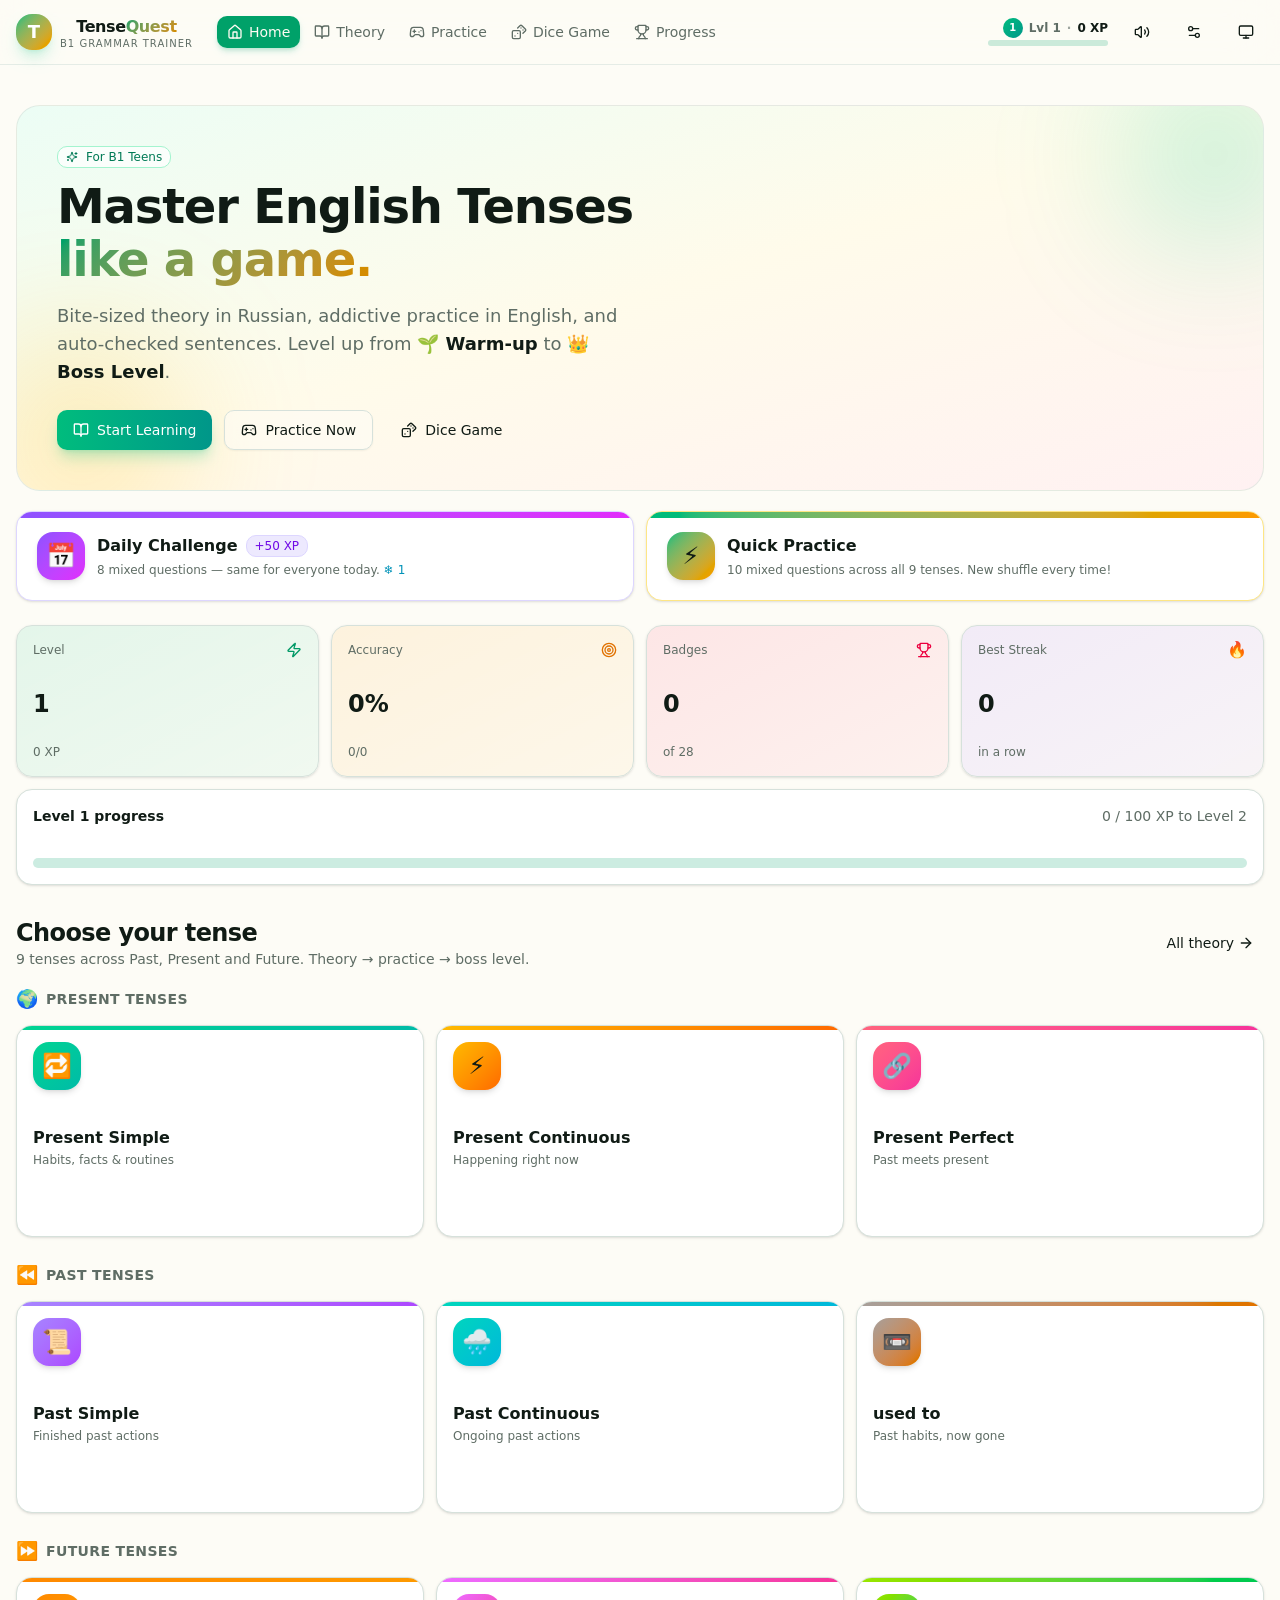
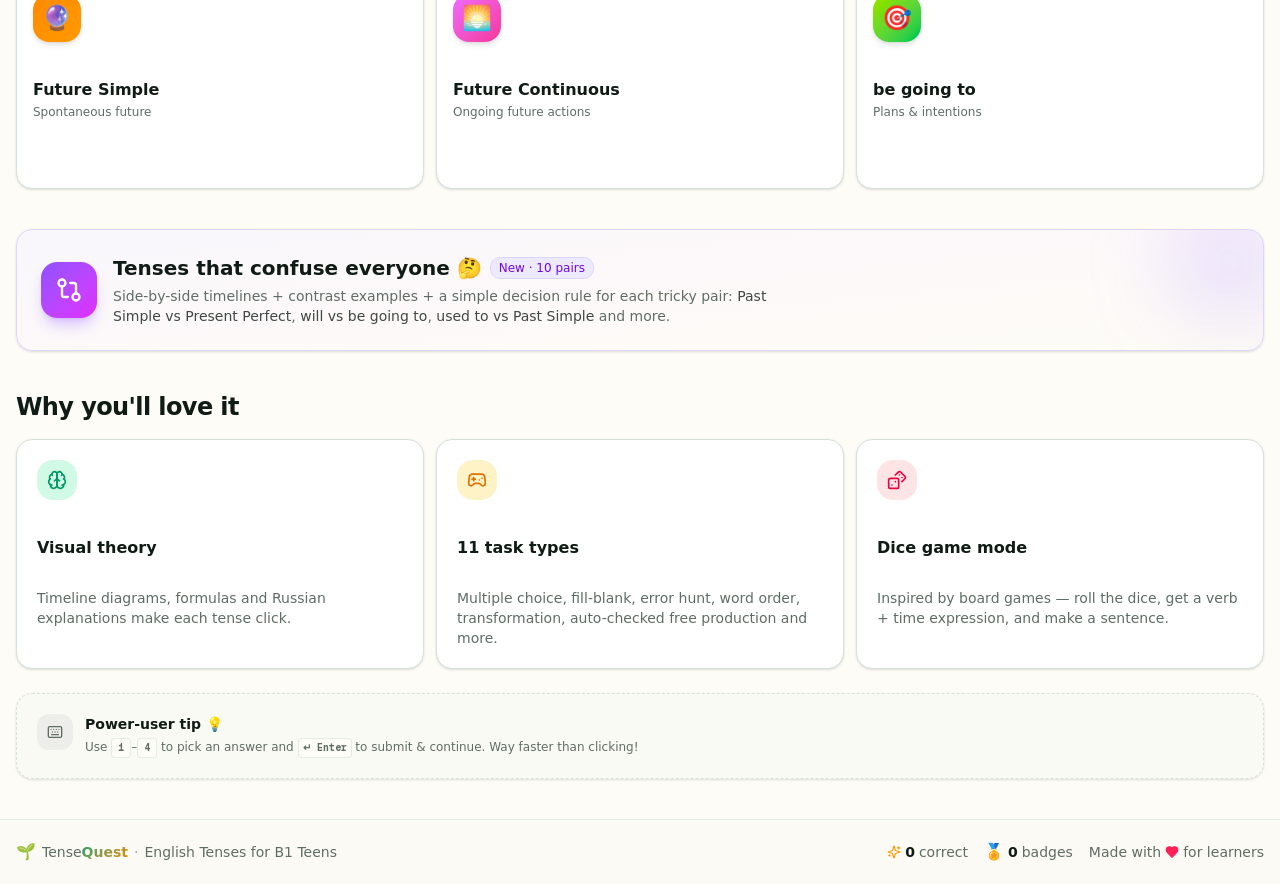
<file: index.html>
<!DOCTYPE html><!--o0VyH9d5Y_TMJkV_JHB_b--><html lang="en"><head><meta charSet="utf-8"/><meta name="viewport" content="width=device-width, initial-scale=1"/><link rel="preload" href="./_next/static/media/797e433ab948586e-s.p.29207c2f.woff2" as="font" crossorigin="" type="font/woff2"/><link rel="preload" href="./_next/static/media/caa3a2e1cccd8315-s.p.3b6cae6d.woff2" as="font" crossorigin="" type="font/woff2"/><link rel="stylesheet" href="./_next/static/chunks/34d933785a17edf3.css" data-precedence="next"/><link rel="stylesheet" href="./_next/static/chunks/2c1268f47add9b1d.css" data-precedence="next"/><link rel="preload" as="script" fetchPriority="low" href="./_next/static/chunks/58c60a5fa6b544da.js"/><script src="./_next/static/chunks/771dedee3f5e1621.js" async=""></script><script src="./_next/static/chunks/b14620cfbf6f2481.js" async=""></script><script src="./_next/static/chunks/turbopack-c2abc8c097c49e96.js" async=""></script><script src="./_next/static/chunks/5654e14ff4bbcf5d.js" async=""></script><script src="./_next/static/chunks/9b037825abf0abaf.js" async=""></script><script src="./_next/static/chunks/77d2792b7dba5e63.js" async=""></script><script src="./_next/static/chunks/ae710c575411c66e.js" async=""></script><meta name="next-size-adjust" content=""/><meta name="theme-color" media="(prefers-color-scheme: light)" content="#fdfbf6"/><meta name="theme-color" media="(prefers-color-scheme: dark)" content="#1a1d1c"/><title>TenseQuest — Master English Tenses</title><meta name="description" content="A gamified trainer for B1 teens to master English verb tenses: theory in Russian, practice in English, progressive difficulty, auto-checked sentences."/><meta name="author" content="TenseQuest"/><meta name="keywords" content="English tenses,B1 English,grammar trainer,Present Simple,Present Continuous,Present Perfect,Past Simple,Past Continuous,Future Simple,be going to,used to"/><meta property="og:title" content="TenseQuest — Master English Tenses"/><meta property="og:description" content="Gamified B1 tenses trainer for teens. Theory + practice + instant feedback."/><meta property="og:type" content="website"/><meta name="twitter:card" content="summary"/><meta name="twitter:title" content="TenseQuest — Master English Tenses"/><meta name="twitter:description" content="Gamified B1 tenses trainer for teens. Theory + practice + instant feedback."/><link rel="icon" href="./favicon.ico"/><script src="./_next/static/chunks/a6dad97d9634a72d.js" noModule=""></script></head><body class="geist_a71539c9-module__T19VSG__variable geist_mono_8d43a2aa-module__8Li5zG__variable antialiased bg-background text-foreground"><div hidden=""><!--$--><!--/$--></div><script>((a,b,c,d,e,f,g,h)=>{let i=document.documentElement,j=["light","dark"];function k(b){var c;(Array.isArray(a)?a:[a]).forEach(a=>{let c="class"===a,d=c&&f?e.map(a=>f[a]||a):e;c?(i.classList.remove(...d),i.classList.add(f&&f[b]?f[b]:b)):i.setAttribute(a,b)}),c=b,h&&j.includes(c)&&(i.style.colorScheme=c)}if(d)k(d);else try{let a=localStorage.getItem(b)||c,d=g&&"system"===a?window.matchMedia("(prefers-color-scheme: dark)").matches?"dark":"light":a;k(d)}catch(a){}})("class","theme","system",null,["light","dark"],null,true,true)</script><div class="flex min-h-screen flex-col bg-background"><header class="sticky top-0 z-50 w-full border-b border-border/60 bg-background/80 backdrop-blur-xl"><div class="mx-auto flex h-16 max-w-7xl items-center gap-3 px-4 sm:gap-4"><button class="flex items-center gap-2 shrink-0 group" aria-label="Go home"><div class="grid h-9 w-9 place-items-center rounded-xl bg-gradient-to-br from-emerald-500 to-amber-500 text-white shadow-lg shadow-emerald-500/20 transition-transform group-hover:scale-105"><span class="text-lg font-black">T</span></div><div class="hidden sm:block leading-none"><div class="text-base font-extrabold tracking-tight">Tense<span class="text-gradient">Quest</span></div><div class="text-[10px] uppercase tracking-widest text-muted-foreground">B1 Grammar Trainer</div></div></button><img src="./logo.png" alt="Интерактивная школа «МУДРО»" class="h-9 w-9 shrink-0 rounded-xl object-cover ring-1 ring-border/60 shadow-sm"/><nav class="hidden md:flex items-center gap-1 ml-2"><button data-slot="button" class="inline-flex items-center justify-center whitespace-nowrap text-sm disabled:pointer-events-none disabled:opacity-50 [&amp;_svg]:pointer-events-none [&amp;_svg:not([class*=&#x27;size-&#x27;])]:size-4 shrink-0 [&amp;_svg]:shrink-0 outline-none focus-visible:border-ring focus-visible:ring-ring/50 focus-visible:ring-[3px] aria-invalid:ring-destructive/20 dark:aria-invalid:ring-destructive/40 aria-invalid:border-destructive hover:bg-primary/90 h-8 rounded-md px-3 has-[&gt;svg]:px-2.5 gap-1.5 font-medium transition-all bg-primary text-primary-foreground shadow-md shadow-primary/20"><svg xmlns="http://www.w3.org/2000/svg" width="24" height="24" viewBox="0 0 24 24" fill="none" stroke="currentColor" stroke-width="2" stroke-linecap="round" stroke-linejoin="round" class="lucide lucide-house h-4 w-4" aria-hidden="true"><path d="M15 21v-8a1 1 0 0 0-1-1h-4a1 1 0 0 0-1 1v8"></path><path d="M3 10a2 2 0 0 1 .709-1.528l7-5.999a2 2 0 0 1 2.582 0l7 5.999A2 2 0 0 1 21 10v9a2 2 0 0 1-2 2H5a2 2 0 0 1-2-2z"></path></svg>Home</button><button data-slot="button" class="inline-flex items-center justify-center whitespace-nowrap text-sm disabled:pointer-events-none disabled:opacity-50 [&amp;_svg]:pointer-events-none [&amp;_svg:not([class*=&#x27;size-&#x27;])]:size-4 shrink-0 [&amp;_svg]:shrink-0 outline-none focus-visible:border-ring focus-visible:ring-ring/50 focus-visible:ring-[3px] aria-invalid:ring-destructive/20 dark:aria-invalid:ring-destructive/40 aria-invalid:border-destructive hover:bg-accent dark:hover:bg-accent/50 h-8 rounded-md px-3 has-[&gt;svg]:px-2.5 gap-1.5 font-medium transition-all text-muted-foreground hover:text-foreground"><svg xmlns="http://www.w3.org/2000/svg" width="24" height="24" viewBox="0 0 24 24" fill="none" stroke="currentColor" stroke-width="2" stroke-linecap="round" stroke-linejoin="round" class="lucide lucide-book-open h-4 w-4" aria-hidden="true"><path d="M12 7v14"></path><path d="M3 18a1 1 0 0 1-1-1V4a1 1 0 0 1 1-1h5a4 4 0 0 1 4 4 4 4 0 0 1 4-4h5a1 1 0 0 1 1 1v13a1 1 0 0 1-1 1h-6a3 3 0 0 0-3 3 3 3 0 0 0-3-3z"></path></svg>Theory</button><button data-slot="button" class="inline-flex items-center justify-center whitespace-nowrap text-sm disabled:pointer-events-none disabled:opacity-50 [&amp;_svg]:pointer-events-none [&amp;_svg:not([class*=&#x27;size-&#x27;])]:size-4 shrink-0 [&amp;_svg]:shrink-0 outline-none focus-visible:border-ring focus-visible:ring-ring/50 focus-visible:ring-[3px] aria-invalid:ring-destructive/20 dark:aria-invalid:ring-destructive/40 aria-invalid:border-destructive hover:bg-accent dark:hover:bg-accent/50 h-8 rounded-md px-3 has-[&gt;svg]:px-2.5 gap-1.5 font-medium transition-all text-muted-foreground hover:text-foreground"><svg xmlns="http://www.w3.org/2000/svg" width="24" height="24" viewBox="0 0 24 24" fill="none" stroke="currentColor" stroke-width="2" stroke-linecap="round" stroke-linejoin="round" class="lucide lucide-gamepad2 lucide-gamepad-2 h-4 w-4" aria-hidden="true"><line x1="6" x2="10" y1="11" y2="11"></line><line x1="8" x2="8" y1="9" y2="13"></line><line x1="15" x2="15.01" y1="12" y2="12"></line><line x1="18" x2="18.01" y1="10" y2="10"></line><path d="M17.32 5H6.68a4 4 0 0 0-3.978 3.59c-.006.052-.01.101-.017.152C2.604 9.416 2 14.456 2 16a3 3 0 0 0 3 3c1 0 1.5-.5 2-1l1.414-1.414A2 2 0 0 1 9.828 16h4.344a2 2 0 0 1 1.414.586L17 18c.5.5 1 1 2 1a3 3 0 0 0 3-3c0-1.545-.604-6.584-.685-7.258-.007-.05-.011-.1-.017-.151A4 4 0 0 0 17.32 5z"></path></svg>Practice</button><button data-slot="button" class="inline-flex items-center justify-center whitespace-nowrap text-sm disabled:pointer-events-none disabled:opacity-50 [&amp;_svg]:pointer-events-none [&amp;_svg:not([class*=&#x27;size-&#x27;])]:size-4 shrink-0 [&amp;_svg]:shrink-0 outline-none focus-visible:border-ring focus-visible:ring-ring/50 focus-visible:ring-[3px] aria-invalid:ring-destructive/20 dark:aria-invalid:ring-destructive/40 aria-invalid:border-destructive hover:bg-accent dark:hover:bg-accent/50 h-8 rounded-md px-3 has-[&gt;svg]:px-2.5 gap-1.5 font-medium transition-all text-muted-foreground hover:text-foreground"><svg xmlns="http://www.w3.org/2000/svg" width="24" height="24" viewBox="0 0 24 24" fill="none" stroke="currentColor" stroke-width="2" stroke-linecap="round" stroke-linejoin="round" class="lucide lucide-dices h-4 w-4" aria-hidden="true"><rect width="12" height="12" x="2" y="10" rx="2" ry="2"></rect><path d="m17.92 14 3.5-3.5a2.24 2.24 0 0 0 0-3l-5-4.92a2.24 2.24 0 0 0-3 0L10 6"></path><path d="M6 18h.01"></path><path d="M10 14h.01"></path><path d="M15 6h.01"></path><path d="M18 9h.01"></path></svg>Dice Game</button><button data-slot="button" class="inline-flex items-center justify-center whitespace-nowrap text-sm disabled:pointer-events-none disabled:opacity-50 [&amp;_svg]:pointer-events-none [&amp;_svg:not([class*=&#x27;size-&#x27;])]:size-4 shrink-0 [&amp;_svg]:shrink-0 outline-none focus-visible:border-ring focus-visible:ring-ring/50 focus-visible:ring-[3px] aria-invalid:ring-destructive/20 dark:aria-invalid:ring-destructive/40 aria-invalid:border-destructive hover:bg-accent dark:hover:bg-accent/50 h-8 rounded-md px-3 has-[&gt;svg]:px-2.5 gap-1.5 font-medium transition-all text-muted-foreground hover:text-foreground"><svg xmlns="http://www.w3.org/2000/svg" width="24" height="24" viewBox="0 0 24 24" fill="none" stroke="currentColor" stroke-width="2" stroke-linecap="round" stroke-linejoin="round" class="lucide lucide-trophy h-4 w-4" aria-hidden="true"><path d="M10 14.66v1.626a2 2 0 0 1-.976 1.696A5 5 0 0 0 7 21.978"></path><path d="M14 14.66v1.626a2 2 0 0 0 .976 1.696A5 5 0 0 1 17 21.978"></path><path d="M18 9h1.5a1 1 0 0 0 0-5H18"></path><path d="M4 22h16"></path><path d="M6 9a6 6 0 0 0 12 0V3a1 1 0 0 0-1-1H7a1 1 0 0 0-1 1z"></path><path d="M6 9H4.5a1 1 0 0 1 0-5H6"></path></svg>Progress</button></nav><div class="flex-1"></div><div class="hidden sm:flex flex-col items-end gap-0.5 min-w-[120px]"><div class="flex items-center gap-1.5 text-xs font-semibold"><span class="grid h-5 w-5 place-items-center rounded-md bg-gradient-to-br from-emerald-500 to-teal-600 text-[10px] text-white font-bold">1</span><span class="text-muted-foreground">Lvl <!-- -->1</span><span class="text-muted-foreground/60">·</span><span class="text-foreground">0<!-- --> XP</span></div><div aria-valuemax="100" aria-valuemin="0" role="progressbar" data-state="indeterminate" data-max="100" data-slot="progress" class="bg-primary/20 relative overflow-hidden rounded-full h-1.5 w-full"><div data-state="indeterminate" data-max="100" data-slot="progress-indicator" class="bg-primary h-full w-full flex-1 transition-all" style="transform:translateX(-100%)"></div></div></div><button data-slot="button" class="inline-flex items-center justify-center gap-2 whitespace-nowrap rounded-md text-sm font-medium transition-all disabled:pointer-events-none disabled:opacity-50 [&amp;_svg]:pointer-events-none [&amp;_svg:not([class*=&#x27;size-&#x27;])]:size-4 [&amp;_svg]:shrink-0 outline-none focus-visible:border-ring focus-visible:ring-ring/50 focus-visible:ring-[3px] aria-invalid:ring-destructive/20 dark:aria-invalid:ring-destructive/40 aria-invalid:border-destructive hover:bg-accent hover:text-accent-foreground dark:hover:bg-accent/50 size-9 shrink-0" aria-label="Mute sounds"><svg xmlns="http://www.w3.org/2000/svg" width="24" height="24" viewBox="0 0 24 24" fill="none" stroke="currentColor" stroke-width="2" stroke-linecap="round" stroke-linejoin="round" class="lucide lucide-volume2 lucide-volume-2 h-4 w-4" aria-hidden="true"><path d="M11 4.702a.705.705 0 0 0-1.203-.498L6.413 7.587A1.4 1.4 0 0 1 5.416 8H3a1 1 0 0 0-1 1v6a1 1 0 0 0 1 1h2.416a1.4 1.4 0 0 1 .997.413l3.383 3.384A.705.705 0 0 0 11 19.298z"></path><path d="M16 9a5 5 0 0 1 0 6"></path><path d="M19.364 18.364a9 9 0 0 0 0-12.728"></path></svg></button><button data-slot="button" class="inline-flex items-center justify-center gap-2 whitespace-nowrap rounded-md text-sm font-medium transition-all disabled:pointer-events-none disabled:opacity-50 [&amp;_svg]:pointer-events-none [&amp;_svg:not([class*=&#x27;size-&#x27;])]:size-4 [&amp;_svg]:shrink-0 outline-none focus-visible:border-ring focus-visible:ring-ring/50 focus-visible:ring-[3px] aria-invalid:ring-destructive/20 dark:aria-invalid:ring-destructive/40 aria-invalid:border-destructive hover:bg-accent hover:text-accent-foreground dark:hover:bg-accent/50 size-9 shrink-0" aria-label="Settings"><svg xmlns="http://www.w3.org/2000/svg" width="24" height="24" viewBox="0 0 24 24" fill="none" stroke="currentColor" stroke-width="2" stroke-linecap="round" stroke-linejoin="round" class="lucide lucide-settings2 lucide-settings-2 h-4 w-4" aria-hidden="true"><path d="M14 17H5"></path><path d="M19 7h-9"></path><circle cx="17" cy="17" r="3"></circle><circle cx="7" cy="7" r="3"></circle></svg></button><button data-slot="dropdown-menu-trigger" class="inline-flex items-center justify-center gap-2 whitespace-nowrap rounded-md text-sm font-medium transition-all disabled:pointer-events-none disabled:opacity-50 [&amp;_svg]:pointer-events-none [&amp;_svg:not([class*=&#x27;size-&#x27;])]:size-4 [&amp;_svg]:shrink-0 outline-none focus-visible:border-ring focus-visible:ring-ring/50 focus-visible:ring-[3px] aria-invalid:ring-destructive/20 dark:aria-invalid:ring-destructive/40 aria-invalid:border-destructive hover:bg-accent hover:text-accent-foreground dark:hover:bg-accent/50 size-9 shrink-0" aria-label="Toggle theme" type="button" id="radix-_R_4klfdb_" aria-haspopup="menu" aria-expanded="false" data-state="closed"><svg xmlns="http://www.w3.org/2000/svg" width="24" height="24" viewBox="0 0 24 24" fill="none" stroke="currentColor" stroke-width="2" stroke-linecap="round" stroke-linejoin="round" class="lucide lucide-monitor h-4 w-4" aria-hidden="true"><rect width="20" height="14" x="2" y="3" rx="2"></rect><line x1="8" x2="16" y1="21" y2="21"></line><line x1="12" x2="12" y1="17" y2="21"></line></svg></button></div><nav class="md:hidden flex items-center gap-1 overflow-x-auto px-3 pb-2 scrollbar-thin"><button data-slot="button" class="inline-flex items-center justify-center whitespace-nowrap text-sm transition-all disabled:pointer-events-none disabled:opacity-50 [&amp;_svg]:pointer-events-none [&amp;_svg:not([class*=&#x27;size-&#x27;])]:size-4 [&amp;_svg]:shrink-0 outline-none focus-visible:border-ring focus-visible:ring-ring/50 focus-visible:ring-[3px] aria-invalid:ring-destructive/20 dark:aria-invalid:ring-destructive/40 aria-invalid:border-destructive shadow-xs hover:bg-primary/90 h-8 rounded-md px-3 has-[&gt;svg]:px-2.5 gap-1.5 shrink-0 font-medium bg-primary text-primary-foreground"><svg xmlns="http://www.w3.org/2000/svg" width="24" height="24" viewBox="0 0 24 24" fill="none" stroke="currentColor" stroke-width="2" stroke-linecap="round" stroke-linejoin="round" class="lucide lucide-house h-4 w-4" aria-hidden="true"><path d="M15 21v-8a1 1 0 0 0-1-1h-4a1 1 0 0 0-1 1v8"></path><path d="M3 10a2 2 0 0 1 .709-1.528l7-5.999a2 2 0 0 1 2.582 0l7 5.999A2 2 0 0 1 21 10v9a2 2 0 0 1-2 2H5a2 2 0 0 1-2-2z"></path></svg>Home</button><button data-slot="button" class="inline-flex items-center justify-center whitespace-nowrap text-sm transition-all disabled:pointer-events-none disabled:opacity-50 [&amp;_svg]:pointer-events-none [&amp;_svg:not([class*=&#x27;size-&#x27;])]:size-4 [&amp;_svg]:shrink-0 outline-none focus-visible:border-ring focus-visible:ring-ring/50 focus-visible:ring-[3px] aria-invalid:ring-destructive/20 dark:aria-invalid:ring-destructive/40 aria-invalid:border-destructive hover:bg-accent hover:text-accent-foreground dark:hover:bg-accent/50 h-8 rounded-md px-3 has-[&gt;svg]:px-2.5 gap-1.5 shrink-0 font-medium text-muted-foreground"><svg xmlns="http://www.w3.org/2000/svg" width="24" height="24" viewBox="0 0 24 24" fill="none" stroke="currentColor" stroke-width="2" stroke-linecap="round" stroke-linejoin="round" class="lucide lucide-book-open h-4 w-4" aria-hidden="true"><path d="M12 7v14"></path><path d="M3 18a1 1 0 0 1-1-1V4a1 1 0 0 1 1-1h5a4 4 0 0 1 4 4 4 4 0 0 1 4-4h5a1 1 0 0 1 1 1v13a1 1 0 0 1-1 1h-6a3 3 0 0 0-3 3 3 3 0 0 0-3-3z"></path></svg>Theory</button><button data-slot="button" class="inline-flex items-center justify-center whitespace-nowrap text-sm transition-all disabled:pointer-events-none disabled:opacity-50 [&amp;_svg]:pointer-events-none [&amp;_svg:not([class*=&#x27;size-&#x27;])]:size-4 [&amp;_svg]:shrink-0 outline-none focus-visible:border-ring focus-visible:ring-ring/50 focus-visible:ring-[3px] aria-invalid:ring-destructive/20 dark:aria-invalid:ring-destructive/40 aria-invalid:border-destructive hover:bg-accent hover:text-accent-foreground dark:hover:bg-accent/50 h-8 rounded-md px-3 has-[&gt;svg]:px-2.5 gap-1.5 shrink-0 font-medium text-muted-foreground"><svg xmlns="http://www.w3.org/2000/svg" width="24" height="24" viewBox="0 0 24 24" fill="none" stroke="currentColor" stroke-width="2" stroke-linecap="round" stroke-linejoin="round" class="lucide lucide-gamepad2 lucide-gamepad-2 h-4 w-4" aria-hidden="true"><line x1="6" x2="10" y1="11" y2="11"></line><line x1="8" x2="8" y1="9" y2="13"></line><line x1="15" x2="15.01" y1="12" y2="12"></line><line x1="18" x2="18.01" y1="10" y2="10"></line><path d="M17.32 5H6.68a4 4 0 0 0-3.978 3.59c-.006.052-.01.101-.017.152C2.604 9.416 2 14.456 2 16a3 3 0 0 0 3 3c1 0 1.5-.5 2-1l1.414-1.414A2 2 0 0 1 9.828 16h4.344a2 2 0 0 1 1.414.586L17 18c.5.5 1 1 2 1a3 3 0 0 0 3-3c0-1.545-.604-6.584-.685-7.258-.007-.05-.011-.1-.017-.151A4 4 0 0 0 17.32 5z"></path></svg>Practice</button><button data-slot="button" class="inline-flex items-center justify-center whitespace-nowrap text-sm transition-all disabled:pointer-events-none disabled:opacity-50 [&amp;_svg]:pointer-events-none [&amp;_svg:not([class*=&#x27;size-&#x27;])]:size-4 [&amp;_svg]:shrink-0 outline-none focus-visible:border-ring focus-visible:ring-ring/50 focus-visible:ring-[3px] aria-invalid:ring-destructive/20 dark:aria-invalid:ring-destructive/40 aria-invalid:border-destructive hover:bg-accent hover:text-accent-foreground dark:hover:bg-accent/50 h-8 rounded-md px-3 has-[&gt;svg]:px-2.5 gap-1.5 shrink-0 font-medium text-muted-foreground"><svg xmlns="http://www.w3.org/2000/svg" width="24" height="24" viewBox="0 0 24 24" fill="none" stroke="currentColor" stroke-width="2" stroke-linecap="round" stroke-linejoin="round" class="lucide lucide-dices h-4 w-4" aria-hidden="true"><rect width="12" height="12" x="2" y="10" rx="2" ry="2"></rect><path d="m17.92 14 3.5-3.5a2.24 2.24 0 0 0 0-3l-5-4.92a2.24 2.24 0 0 0-3 0L10 6"></path><path d="M6 18h.01"></path><path d="M10 14h.01"></path><path d="M15 6h.01"></path><path d="M18 9h.01"></path></svg>Dice Game</button><button data-slot="button" class="inline-flex items-center justify-center whitespace-nowrap text-sm transition-all disabled:pointer-events-none disabled:opacity-50 [&amp;_svg]:pointer-events-none [&amp;_svg:not([class*=&#x27;size-&#x27;])]:size-4 [&amp;_svg]:shrink-0 outline-none focus-visible:border-ring focus-visible:ring-ring/50 focus-visible:ring-[3px] aria-invalid:ring-destructive/20 dark:aria-invalid:ring-destructive/40 aria-invalid:border-destructive hover:bg-accent hover:text-accent-foreground dark:hover:bg-accent/50 h-8 rounded-md px-3 has-[&gt;svg]:px-2.5 gap-1.5 shrink-0 font-medium text-muted-foreground"><svg xmlns="http://www.w3.org/2000/svg" width="24" height="24" viewBox="0 0 24 24" fill="none" stroke="currentColor" stroke-width="2" stroke-linecap="round" stroke-linejoin="round" class="lucide lucide-trophy h-4 w-4" aria-hidden="true"><path d="M10 14.66v1.626a2 2 0 0 1-.976 1.696A5 5 0 0 0 7 21.978"></path><path d="M14 14.66v1.626a2 2 0 0 0 .976 1.696A5 5 0 0 1 17 21.978"></path><path d="M18 9h1.5a1 1 0 0 0 0-5H18"></path><path d="M4 22h16"></path><path d="M6 9a6 6 0 0 0 12 0V3a1 1 0 0 0-1-1H7a1 1 0 0 0-1 1z"></path><path d="M6 9H4.5a1 1 0 0 1 0-5H6"></path></svg>Progress</button></nav></header><main class="flex-1"><div style="opacity:0;transform:translateY(8px)"><div class="mx-auto max-w-7xl px-4 py-6 sm:py-10"><section class="relative overflow-hidden rounded-3xl border border-border/60 bg-gradient-to-br from-emerald-50 via-amber-50 to-rose-50 p-6 sm:p-10 dark:from-emerald-950/40 dark:via-amber-950/30 dark:to-rose-950/30"><div class="absolute -right-12 -top-12 h-48 w-48 rounded-full bg-emerald-400/20 blur-3xl animate-float"></div><div class="absolute -bottom-16 -left-12 h-56 w-56 rounded-full bg-amber-400/20 blur-3xl animate-float" style="animation-delay:1.5s"></div><div class="relative"><div style="opacity:0;transform:translateY(12px)"><span data-slot="badge" class="inline-flex items-center justify-center rounded-md border px-2 py-0.5 text-xs font-medium w-fit whitespace-nowrap shrink-0 [&amp;&gt;svg]:size-3 gap-1 [&amp;&gt;svg]:pointer-events-none focus-visible:border-ring focus-visible:ring-ring/50 focus-visible:ring-[3px] aria-invalid:ring-destructive/20 dark:aria-invalid:ring-destructive/40 aria-invalid:border-destructive transition-[color,box-shadow] overflow-hidden [a&amp;]:hover:bg-primary/90 mb-3 bg-white/70 text-emerald-700 border-emerald-200 dark:bg-emerald-950/50 dark:text-emerald-300 dark:border-emerald-800"><svg xmlns="http://www.w3.org/2000/svg" width="24" height="24" viewBox="0 0 24 24" fill="none" stroke="currentColor" stroke-width="2" stroke-linecap="round" stroke-linejoin="round" class="lucide lucide-sparkles h-3 w-3 mr-1" aria-hidden="true"><path d="M9.937 15.5A2 2 0 0 0 8.5 14.063l-6.135-1.582a.5.5 0 0 1 0-.962L8.5 9.936A2 2 0 0 0 9.937 8.5l1.582-6.135a.5.5 0 0 1 .963 0L14.063 8.5A2 2 0 0 0 15.5 9.937l6.135 1.581a.5.5 0 0 1 0 .964L15.5 14.063a2 2 0 0 0-1.437 1.437l-1.582 6.135a.5.5 0 0 1-.963 0z"></path><path d="M20 3v4"></path><path d="M22 5h-4"></path><path d="M4 17v2"></path><path d="M5 18H3"></path></svg> For B1 Teens</span><h1 class="text-3xl sm:text-5xl font-black tracking-tight leading-[1.1]">Master English Tenses<br/><span class="text-gradient">like a game.</span></h1><p class="mt-4 max-w-xl text-base sm:text-lg text-muted-foreground">Bite-sized theory in Russian, addictive practice in English, and auto-checked sentences. Level up from <span class="font-semibold text-foreground">🌱 Warm-up</span> to<!-- --> <span class="font-semibold text-foreground">👑 Boss Level</span>.</p><div class="mt-6 flex flex-wrap gap-3"><button data-slot="button" class="inline-flex items-center justify-center whitespace-nowrap text-sm font-medium transition-all disabled:pointer-events-none disabled:opacity-50 [&amp;_svg]:pointer-events-none [&amp;_svg:not([class*=&#x27;size-&#x27;])]:size-4 shrink-0 [&amp;_svg]:shrink-0 outline-none focus-visible:border-ring focus-visible:ring-ring/50 focus-visible:ring-[3px] aria-invalid:ring-destructive/20 dark:aria-invalid:ring-destructive/40 aria-invalid:border-destructive hover:bg-primary/90 h-10 rounded-md px-6 has-[&gt;svg]:px-4 gap-2 bg-gradient-to-r from-emerald-500 to-teal-600 hover:from-emerald-600 hover:to-teal-700 text-white shadow-lg shadow-emerald-500/25"><svg xmlns="http://www.w3.org/2000/svg" width="24" height="24" viewBox="0 0 24 24" fill="none" stroke="currentColor" stroke-width="2" stroke-linecap="round" stroke-linejoin="round" class="lucide lucide-book-open h-5 w-5" aria-hidden="true"><path d="M12 7v14"></path><path d="M3 18a1 1 0 0 1-1-1V4a1 1 0 0 1 1-1h5a4 4 0 0 1 4 4 4 4 0 0 1 4-4h5a1 1 0 0 1 1 1v13a1 1 0 0 1-1 1h-6a3 3 0 0 0-3 3 3 3 0 0 0-3-3z"></path></svg> Start Learning</button><button data-slot="button" class="inline-flex items-center justify-center whitespace-nowrap text-sm font-medium transition-all disabled:pointer-events-none disabled:opacity-50 [&amp;_svg]:pointer-events-none [&amp;_svg:not([class*=&#x27;size-&#x27;])]:size-4 shrink-0 [&amp;_svg]:shrink-0 outline-none focus-visible:border-ring focus-visible:ring-ring/50 focus-visible:ring-[3px] aria-invalid:ring-destructive/20 dark:aria-invalid:ring-destructive/40 aria-invalid:border-destructive border shadow-xs hover:bg-accent hover:text-accent-foreground dark:bg-input/30 dark:border-input dark:hover:bg-input/50 h-10 rounded-md px-6 has-[&gt;svg]:px-4 gap-2 bg-background/60 backdrop-blur"><svg xmlns="http://www.w3.org/2000/svg" width="24" height="24" viewBox="0 0 24 24" fill="none" stroke="currentColor" stroke-width="2" stroke-linecap="round" stroke-linejoin="round" class="lucide lucide-gamepad2 lucide-gamepad-2 h-5 w-5" aria-hidden="true"><line x1="6" x2="10" y1="11" y2="11"></line><line x1="8" x2="8" y1="9" y2="13"></line><line x1="15" x2="15.01" y1="12" y2="12"></line><line x1="18" x2="18.01" y1="10" y2="10"></line><path d="M17.32 5H6.68a4 4 0 0 0-3.978 3.59c-.006.052-.01.101-.017.152C2.604 9.416 2 14.456 2 16a3 3 0 0 0 3 3c1 0 1.5-.5 2-1l1.414-1.414A2 2 0 0 1 9.828 16h4.344a2 2 0 0 1 1.414.586L17 18c.5.5 1 1 2 1a3 3 0 0 0 3-3c0-1.545-.604-6.584-.685-7.258-.007-.05-.011-.1-.017-.151A4 4 0 0 0 17.32 5z"></path></svg> Practice Now</button><button data-slot="button" class="inline-flex items-center justify-center whitespace-nowrap text-sm font-medium transition-all disabled:pointer-events-none disabled:opacity-50 [&amp;_svg]:pointer-events-none [&amp;_svg:not([class*=&#x27;size-&#x27;])]:size-4 shrink-0 [&amp;_svg]:shrink-0 outline-none focus-visible:border-ring focus-visible:ring-ring/50 focus-visible:ring-[3px] aria-invalid:ring-destructive/20 dark:aria-invalid:ring-destructive/40 aria-invalid:border-destructive hover:bg-accent hover:text-accent-foreground dark:hover:bg-accent/50 h-10 rounded-md px-6 has-[&gt;svg]:px-4 gap-2"><svg xmlns="http://www.w3.org/2000/svg" width="24" height="24" viewBox="0 0 24 24" fill="none" stroke="currentColor" stroke-width="2" stroke-linecap="round" stroke-linejoin="round" class="lucide lucide-dices h-5 w-5" aria-hidden="true"><rect width="12" height="12" x="2" y="10" rx="2" ry="2"></rect><path d="m17.92 14 3.5-3.5a2.24 2.24 0 0 0 0-3l-5-4.92a2.24 2.24 0 0 0-3 0L10 6"></path><path d="M6 18h.01"></path><path d="M10 14h.01"></path><path d="M15 6h.01"></path><path d="M18 9h.01"></path></svg> Dice Game</button></div></div></div></section><section class="mt-5 grid grid-cols-1 sm:grid-cols-2 gap-3"><button class="group text-left" tabindex="0" style="opacity:0;transform:translateY(8px)"><div data-slot="card" class="bg-card text-card-foreground flex flex-col gap-6 rounded-xl border shadow-sm relative overflow-hidden p-5 h-full border-violet-200 dark:border-violet-800/60 transition-shadow hover:shadow-xl hover:shadow-violet-500/15"><div class="absolute inset-x-0 top-0 h-1.5 bg-gradient-to-r from-violet-500 to-fuchsia-500"></div><div class="flex items-center gap-3"><div class="grid h-12 w-12 shrink-0 place-items-center rounded-xl bg-gradient-to-br from-violet-500 to-fuchsia-500 text-2xl shadow-md animate-float">📅</div><div class="flex-1 min-w-0"><div class="flex items-center gap-2 flex-wrap"><span class="font-bold text-base">Daily Challenge</span><span data-slot="badge" class="inline-flex items-center justify-center rounded-md border px-2 py-0.5 text-xs font-medium w-fit whitespace-nowrap shrink-0 [&amp;&gt;svg]:size-3 gap-1 [&amp;&gt;svg]:pointer-events-none focus-visible:border-ring focus-visible:ring-ring/50 focus-visible:ring-[3px] aria-invalid:ring-destructive/20 dark:aria-invalid:ring-destructive/40 aria-invalid:border-destructive transition-[color,box-shadow] overflow-hidden [a&amp;]:hover:bg-primary/90 bg-violet-100 text-violet-700 border-violet-200 dark:bg-violet-950/60 dark:text-violet-300">+50 XP</span></div><p class="text-xs text-muted-foreground mt-1">8 mixed questions — same for everyone today.</p></div><svg xmlns="http://www.w3.org/2000/svg" width="24" height="24" viewBox="0 0 24 24" fill="none" stroke="currentColor" stroke-width="2" stroke-linecap="round" stroke-linejoin="round" class="lucide lucide-arrow-right h-5 w-5 text-violet-400 opacity-0 group-hover:opacity-100 group-hover:translate-x-1 transition-all" aria-hidden="true"><path d="M5 12h14"></path><path d="m12 5 7 7-7 7"></path></svg></div></div></button><button class="group text-left" tabindex="0" style="opacity:0;transform:translateY(8px)"><div data-slot="card" class="bg-card text-card-foreground flex flex-col gap-6 rounded-xl border shadow-sm relative overflow-hidden p-5 h-full border-amber-200 dark:border-amber-800/60 transition-shadow hover:shadow-xl hover:shadow-amber-500/15"><div class="absolute inset-x-0 top-0 h-1.5 bg-gradient-to-r from-emerald-500 to-amber-500"></div><div class="flex items-center gap-3"><div class="grid h-12 w-12 shrink-0 place-items-center rounded-xl bg-gradient-to-br from-emerald-500 to-amber-500 text-2xl shadow-md">⚡</div><div class="flex-1 min-w-0"><div class="flex items-center gap-2 flex-wrap"><span class="font-bold text-base">Quick Practice</span></div><p class="text-xs text-muted-foreground mt-1">10 mixed questions across all 9 tenses.<!-- --> New shuffle every time!</p></div><svg xmlns="http://www.w3.org/2000/svg" width="24" height="24" viewBox="0 0 24 24" fill="none" stroke="currentColor" stroke-width="2" stroke-linecap="round" stroke-linejoin="round" class="lucide lucide-arrow-right h-5 w-5 text-amber-400 opacity-0 group-hover:opacity-100 group-hover:translate-x-1 transition-all" aria-hidden="true"><path d="M5 12h14"></path><path d="m12 5 7 7-7 7"></path></svg></div></div></button></section><section class="mt-6 grid grid-cols-2 sm:grid-cols-4 gap-3"><div data-slot="card" class="flex flex-col gap-6 rounded-xl border shadow-sm p-4 bg-gradient-to-br from-emerald-500/10 to-emerald-500/5 text-emerald-600 dark:text-emerald-400"><div class="flex items-center justify-between"><span class="text-xs font-medium text-muted-foreground">Level</span><svg xmlns="http://www.w3.org/2000/svg" width="24" height="24" viewBox="0 0 24 24" fill="none" stroke="currentColor" stroke-width="2" stroke-linecap="round" stroke-linejoin="round" class="lucide lucide-zap h-4 w-4" aria-hidden="true"><path d="M4 14a1 1 0 0 1-.78-1.63l9.9-10.2a.5.5 0 0 1 .86.46l-1.92 6.02A1 1 0 0 0 13 10h7a1 1 0 0 1 .78 1.63l-9.9 10.2a.5.5 0 0 1-.86-.46l1.92-6.02A1 1 0 0 0 11 14z"></path></svg></div><div class="mt-1.5 text-2xl font-black text-foreground">1</div><div class="text-xs text-muted-foreground">0 XP</div></div><div data-slot="card" class="flex flex-col gap-6 rounded-xl border shadow-sm p-4 bg-gradient-to-br from-amber-500/10 to-amber-500/5 text-amber-600 dark:text-amber-400"><div class="flex items-center justify-between"><span class="text-xs font-medium text-muted-foreground">Accuracy</span><svg xmlns="http://www.w3.org/2000/svg" width="24" height="24" viewBox="0 0 24 24" fill="none" stroke="currentColor" stroke-width="2" stroke-linecap="round" stroke-linejoin="round" class="lucide lucide-target h-4 w-4" aria-hidden="true"><circle cx="12" cy="12" r="10"></circle><circle cx="12" cy="12" r="6"></circle><circle cx="12" cy="12" r="2"></circle></svg></div><div class="mt-1.5 text-2xl font-black text-foreground">0%</div><div class="text-xs text-muted-foreground">0/0</div></div><div data-slot="card" class="flex flex-col gap-6 rounded-xl border shadow-sm p-4 bg-gradient-to-br from-rose-500/10 to-rose-500/5 text-rose-600 dark:text-rose-400"><div class="flex items-center justify-between"><span class="text-xs font-medium text-muted-foreground">Badges</span><svg xmlns="http://www.w3.org/2000/svg" width="24" height="24" viewBox="0 0 24 24" fill="none" stroke="currentColor" stroke-width="2" stroke-linecap="round" stroke-linejoin="round" class="lucide lucide-trophy h-4 w-4" aria-hidden="true"><path d="M10 14.66v1.626a2 2 0 0 1-.976 1.696A5 5 0 0 0 7 21.978"></path><path d="M14 14.66v1.626a2 2 0 0 0 .976 1.696A5 5 0 0 1 17 21.978"></path><path d="M18 9h1.5a1 1 0 0 0 0-5H18"></path><path d="M4 22h16"></path><path d="M6 9a6 6 0 0 0 12 0V3a1 1 0 0 0-1-1H7a1 1 0 0 0-1 1z"></path><path d="M6 9H4.5a1 1 0 0 1 0-5H6"></path></svg></div><div class="mt-1.5 text-2xl font-black text-foreground">0</div><div class="text-xs text-muted-foreground">of 28</div></div><div data-slot="card" class="flex flex-col gap-6 rounded-xl border shadow-sm p-4 bg-gradient-to-br from-violet-500/10 to-violet-500/5 text-violet-600 dark:text-violet-400"><div class="flex items-center justify-between"><span class="text-xs font-medium text-muted-foreground">Best Streak</span><span class="text-base leading-none">🔥</span></div><div class="mt-1.5 text-2xl font-black text-foreground">0</div><div class="text-xs text-muted-foreground">in a row</div></div></section><div data-slot="card" class="bg-card text-card-foreground flex flex-col gap-6 rounded-xl border shadow-sm mt-3 p-4"><div class="flex items-center justify-between text-sm mb-2"><span class="font-semibold">Level <!-- -->1<!-- --> progress</span><span class="text-muted-foreground">0<!-- --> / <!-- -->100<!-- --> XP to Level <!-- -->2</span></div><div aria-valuemax="100" aria-valuemin="0" role="progressbar" data-state="indeterminate" data-max="100" data-slot="progress" class="bg-primary/20 relative w-full overflow-hidden rounded-full h-2.5"><div data-state="indeterminate" data-max="100" data-slot="progress-indicator" class="bg-primary h-full w-full flex-1 transition-all" style="transform:translateX(-100%)"></div></div></div><section class="mt-8"><div class="flex items-center justify-between mb-4"><div><h2 class="text-xl sm:text-2xl font-bold tracking-tight">Choose your tense</h2><p class="text-sm text-muted-foreground">9 tenses across Past, Present and Future. Theory → practice → boss level.</p></div><button data-slot="button" class="items-center justify-center whitespace-nowrap text-sm font-medium transition-all disabled:pointer-events-none disabled:opacity-50 [&amp;_svg]:pointer-events-none [&amp;_svg:not([class*=&#x27;size-&#x27;])]:size-4 shrink-0 [&amp;_svg]:shrink-0 outline-none focus-visible:border-ring focus-visible:ring-ring/50 focus-visible:ring-[3px] aria-invalid:ring-destructive/20 dark:aria-invalid:ring-destructive/40 aria-invalid:border-destructive hover:bg-accent hover:text-accent-foreground dark:hover:bg-accent/50 h-8 rounded-md px-3 has-[&gt;svg]:px-2.5 hidden sm:flex gap-1">All theory <svg xmlns="http://www.w3.org/2000/svg" width="24" height="24" viewBox="0 0 24 24" fill="none" stroke="currentColor" stroke-width="2" stroke-linecap="round" stroke-linejoin="round" class="lucide lucide-arrow-right h-4 w-4" aria-hidden="true"><path d="M5 12h14"></path><path d="m12 5 7 7-7 7"></path></svg></button></div><div class="space-y-6"><div><div class="mb-3 flex items-center gap-2"><span class="text-lg">🌍</span><h3 class="font-semibold text-sm uppercase tracking-wide text-muted-foreground">Present Tenses</h3></div><div class="grid grid-cols-1 sm:grid-cols-2 lg:grid-cols-3 gap-3"><button class="group relative text-left" tabindex="0"><div data-slot="card" class="bg-card text-card-foreground flex flex-col gap-6 rounded-xl border shadow-sm relative overflow-hidden p-4 h-full transition-shadow hover:shadow-xl hover:shadow-primary/10"><div class="absolute inset-x-0 top-0 h-1 bg-gradient-to-r from-emerald-400 to-teal-500"></div><div class="flex items-start justify-between"><div class="grid h-12 w-12 place-items-center rounded-xl bg-gradient-to-br text-2xl shadow-md from-emerald-400 to-teal-500">🔁</div></div><div class="mt-3"><div class="font-bold text-base">Present Simple</div><div class="text-xs text-muted-foreground mt-0.5">Habits, facts &amp; routines</div></div><div class="mt-3 flex items-center gap-1 text-xs font-semibold text-primary opacity-0 group-hover:opacity-100 transition-opacity">Start <svg xmlns="http://www.w3.org/2000/svg" width="24" height="24" viewBox="0 0 24 24" fill="none" stroke="currentColor" stroke-width="2" stroke-linecap="round" stroke-linejoin="round" class="lucide lucide-arrow-right h-3 w-3" aria-hidden="true"><path d="M5 12h14"></path><path d="m12 5 7 7-7 7"></path></svg></div></div></button><button class="group relative text-left" tabindex="0"><div data-slot="card" class="bg-card text-card-foreground flex flex-col gap-6 rounded-xl border shadow-sm relative overflow-hidden p-4 h-full transition-shadow hover:shadow-xl hover:shadow-primary/10"><div class="absolute inset-x-0 top-0 h-1 bg-gradient-to-r from-amber-400 to-orange-500"></div><div class="flex items-start justify-between"><div class="grid h-12 w-12 place-items-center rounded-xl bg-gradient-to-br text-2xl shadow-md from-amber-400 to-orange-500">⚡</div></div><div class="mt-3"><div class="font-bold text-base">Present Continuous</div><div class="text-xs text-muted-foreground mt-0.5">Happening right now</div></div><div class="mt-3 flex items-center gap-1 text-xs font-semibold text-primary opacity-0 group-hover:opacity-100 transition-opacity">Start <svg xmlns="http://www.w3.org/2000/svg" width="24" height="24" viewBox="0 0 24 24" fill="none" stroke="currentColor" stroke-width="2" stroke-linecap="round" stroke-linejoin="round" class="lucide lucide-arrow-right h-3 w-3" aria-hidden="true"><path d="M5 12h14"></path><path d="m12 5 7 7-7 7"></path></svg></div></div></button><button class="group relative text-left" tabindex="0"><div data-slot="card" class="bg-card text-card-foreground flex flex-col gap-6 rounded-xl border shadow-sm relative overflow-hidden p-4 h-full transition-shadow hover:shadow-xl hover:shadow-primary/10"><div class="absolute inset-x-0 top-0 h-1 bg-gradient-to-r from-rose-400 to-pink-500"></div><div class="flex items-start justify-between"><div class="grid h-12 w-12 place-items-center rounded-xl bg-gradient-to-br text-2xl shadow-md from-rose-400 to-pink-500">🔗</div></div><div class="mt-3"><div class="font-bold text-base">Present Perfect</div><div class="text-xs text-muted-foreground mt-0.5">Past meets present</div></div><div class="mt-3 flex items-center gap-1 text-xs font-semibold text-primary opacity-0 group-hover:opacity-100 transition-opacity">Start <svg xmlns="http://www.w3.org/2000/svg" width="24" height="24" viewBox="0 0 24 24" fill="none" stroke="currentColor" stroke-width="2" stroke-linecap="round" stroke-linejoin="round" class="lucide lucide-arrow-right h-3 w-3" aria-hidden="true"><path d="M5 12h14"></path><path d="m12 5 7 7-7 7"></path></svg></div></div></button></div></div><div><div class="mb-3 flex items-center gap-2"><span class="text-lg">⏪</span><h3 class="font-semibold text-sm uppercase tracking-wide text-muted-foreground">Past Tenses</h3></div><div class="grid grid-cols-1 sm:grid-cols-2 lg:grid-cols-3 gap-3"><button class="group relative text-left" tabindex="0"><div data-slot="card" class="bg-card text-card-foreground flex flex-col gap-6 rounded-xl border shadow-sm relative overflow-hidden p-4 h-full transition-shadow hover:shadow-xl hover:shadow-primary/10"><div class="absolute inset-x-0 top-0 h-1 bg-gradient-to-r from-violet-400 to-purple-500"></div><div class="flex items-start justify-between"><div class="grid h-12 w-12 place-items-center rounded-xl bg-gradient-to-br text-2xl shadow-md from-violet-400 to-purple-500">📜</div></div><div class="mt-3"><div class="font-bold text-base">Past Simple</div><div class="text-xs text-muted-foreground mt-0.5">Finished past actions</div></div><div class="mt-3 flex items-center gap-1 text-xs font-semibold text-primary opacity-0 group-hover:opacity-100 transition-opacity">Start <svg xmlns="http://www.w3.org/2000/svg" width="24" height="24" viewBox="0 0 24 24" fill="none" stroke="currentColor" stroke-width="2" stroke-linecap="round" stroke-linejoin="round" class="lucide lucide-arrow-right h-3 w-3" aria-hidden="true"><path d="M5 12h14"></path><path d="m12 5 7 7-7 7"></path></svg></div></div></button><button class="group relative text-left" tabindex="0"><div data-slot="card" class="bg-card text-card-foreground flex flex-col gap-6 rounded-xl border shadow-sm relative overflow-hidden p-4 h-full transition-shadow hover:shadow-xl hover:shadow-primary/10"><div class="absolute inset-x-0 top-0 h-1 bg-gradient-to-r from-teal-400 to-cyan-500"></div><div class="flex items-start justify-between"><div class="grid h-12 w-12 place-items-center rounded-xl bg-gradient-to-br text-2xl shadow-md from-teal-400 to-cyan-500">🌧️</div></div><div class="mt-3"><div class="font-bold text-base">Past Continuous</div><div class="text-xs text-muted-foreground mt-0.5">Ongoing past actions</div></div><div class="mt-3 flex items-center gap-1 text-xs font-semibold text-primary opacity-0 group-hover:opacity-100 transition-opacity">Start <svg xmlns="http://www.w3.org/2000/svg" width="24" height="24" viewBox="0 0 24 24" fill="none" stroke="currentColor" stroke-width="2" stroke-linecap="round" stroke-linejoin="round" class="lucide lucide-arrow-right h-3 w-3" aria-hidden="true"><path d="M5 12h14"></path><path d="m12 5 7 7-7 7"></path></svg></div></div></button><button class="group relative text-left" tabindex="0"><div data-slot="card" class="bg-card text-card-foreground flex flex-col gap-6 rounded-xl border shadow-sm relative overflow-hidden p-4 h-full transition-shadow hover:shadow-xl hover:shadow-primary/10"><div class="absolute inset-x-0 top-0 h-1 bg-gradient-to-r from-stone-400 to-amber-600"></div><div class="flex items-start justify-between"><div class="grid h-12 w-12 place-items-center rounded-xl bg-gradient-to-br text-2xl shadow-md from-stone-400 to-amber-600">📼</div></div><div class="mt-3"><div class="font-bold text-base">used to</div><div class="text-xs text-muted-foreground mt-0.5">Past habits, now gone</div></div><div class="mt-3 flex items-center gap-1 text-xs font-semibold text-primary opacity-0 group-hover:opacity-100 transition-opacity">Start <svg xmlns="http://www.w3.org/2000/svg" width="24" height="24" viewBox="0 0 24 24" fill="none" stroke="currentColor" stroke-width="2" stroke-linecap="round" stroke-linejoin="round" class="lucide lucide-arrow-right h-3 w-3" aria-hidden="true"><path d="M5 12h14"></path><path d="m12 5 7 7-7 7"></path></svg></div></div></button></div></div><div><div class="mb-3 flex items-center gap-2"><span class="text-lg">⏩</span><h3 class="font-semibold text-sm uppercase tracking-wide text-muted-foreground">Future Tenses</h3></div><div class="grid grid-cols-1 sm:grid-cols-2 lg:grid-cols-3 gap-3"><button class="group relative text-left" tabindex="0"><div data-slot="card" class="bg-card text-card-foreground flex flex-col gap-6 rounded-xl border shadow-sm relative overflow-hidden p-4 h-full transition-shadow hover:shadow-xl hover:shadow-primary/10"><div class="absolute inset-x-0 top-0 h-1 bg-gradient-to-r from-orange-400 to-amber-500"></div><div class="flex items-start justify-between"><div class="grid h-12 w-12 place-items-center rounded-xl bg-gradient-to-br text-2xl shadow-md from-orange-400 to-amber-500">🔮</div></div><div class="mt-3"><div class="font-bold text-base">Future Simple</div><div class="text-xs text-muted-foreground mt-0.5">Spontaneous future</div></div><div class="mt-3 flex items-center gap-1 text-xs font-semibold text-primary opacity-0 group-hover:opacity-100 transition-opacity">Start <svg xmlns="http://www.w3.org/2000/svg" width="24" height="24" viewBox="0 0 24 24" fill="none" stroke="currentColor" stroke-width="2" stroke-linecap="round" stroke-linejoin="round" class="lucide lucide-arrow-right h-3 w-3" aria-hidden="true"><path d="M5 12h14"></path><path d="m12 5 7 7-7 7"></path></svg></div></div></button><button class="group relative text-left" tabindex="0"><div data-slot="card" class="bg-card text-card-foreground flex flex-col gap-6 rounded-xl border shadow-sm relative overflow-hidden p-4 h-full transition-shadow hover:shadow-xl hover:shadow-primary/10"><div class="absolute inset-x-0 top-0 h-1 bg-gradient-to-r from-fuchsia-400 to-pink-500"></div><div class="flex items-start justify-between"><div class="grid h-12 w-12 place-items-center rounded-xl bg-gradient-to-br text-2xl shadow-md from-fuchsia-400 to-pink-500">🌅</div></div><div class="mt-3"><div class="font-bold text-base">Future Continuous</div><div class="text-xs text-muted-foreground mt-0.5">Ongoing future actions</div></div><div class="mt-3 flex items-center gap-1 text-xs font-semibold text-primary opacity-0 group-hover:opacity-100 transition-opacity">Start <svg xmlns="http://www.w3.org/2000/svg" width="24" height="24" viewBox="0 0 24 24" fill="none" stroke="currentColor" stroke-width="2" stroke-linecap="round" stroke-linejoin="round" class="lucide lucide-arrow-right h-3 w-3" aria-hidden="true"><path d="M5 12h14"></path><path d="m12 5 7 7-7 7"></path></svg></div></div></button><button class="group relative text-left" tabindex="0"><div data-slot="card" class="bg-card text-card-foreground flex flex-col gap-6 rounded-xl border shadow-sm relative overflow-hidden p-4 h-full transition-shadow hover:shadow-xl hover:shadow-primary/10"><div class="absolute inset-x-0 top-0 h-1 bg-gradient-to-r from-lime-400 to-green-500"></div><div class="flex items-start justify-between"><div class="grid h-12 w-12 place-items-center rounded-xl bg-gradient-to-br text-2xl shadow-md from-lime-400 to-green-500">🎯</div></div><div class="mt-3"><div class="font-bold text-base">be going to</div><div class="text-xs text-muted-foreground mt-0.5">Plans &amp; intentions</div></div><div class="mt-3 flex items-center gap-1 text-xs font-semibold text-primary opacity-0 group-hover:opacity-100 transition-opacity">Start <svg xmlns="http://www.w3.org/2000/svg" width="24" height="24" viewBox="0 0 24 24" fill="none" stroke="currentColor" stroke-width="2" stroke-linecap="round" stroke-linejoin="round" class="lucide lucide-arrow-right h-3 w-3" aria-hidden="true"><path d="M5 12h14"></path><path d="m12 5 7 7-7 7"></path></svg></div></div></button></div></div></div></section><section class="mt-10"><button class="group block w-full text-left" tabindex="0" style="opacity:0;transform:translateY(8px)"><div data-slot="card" class="text-card-foreground flex flex-col gap-6 rounded-xl border shadow-sm relative overflow-hidden p-5 sm:p-6 border-violet-200 dark:border-violet-800/60 bg-gradient-to-br from-violet-50/60 via-fuchsia-50/40 to-transparent dark:from-violet-950/30 dark:via-fuchsia-950/20 transition-shadow hover:shadow-xl hover:shadow-violet-500/15"><div class="absolute -right-8 -top-8 h-32 w-32 rounded-full bg-violet-400/20 blur-2xl animate-float"></div><div class="relative flex items-center gap-4"><div class="grid h-14 w-14 shrink-0 place-items-center rounded-2xl bg-gradient-to-br from-violet-500 to-fuchsia-500 text-white shadow-lg shadow-violet-500/30"><svg xmlns="http://www.w3.org/2000/svg" width="24" height="24" viewBox="0 0 24 24" fill="none" stroke="currentColor" stroke-width="2" stroke-linecap="round" stroke-linejoin="round" class="lucide lucide-git-compare h-7 w-7" aria-hidden="true"><circle cx="18" cy="18" r="3"></circle><circle cx="6" cy="6" r="3"></circle><path d="M13 6h3a2 2 0 0 1 2 2v7"></path><path d="M11 18H8a2 2 0 0 1-2-2V9"></path></svg></div><div class="flex-1 min-w-0"><div class="flex items-center gap-2 flex-wrap"><h3 class="text-lg sm:text-xl font-bold">Tenses that confuse everyone 🤔</h3><span data-slot="badge" class="inline-flex items-center justify-center rounded-md border px-2 py-0.5 text-xs font-medium w-fit whitespace-nowrap shrink-0 [&amp;&gt;svg]:size-3 gap-1 [&amp;&gt;svg]:pointer-events-none focus-visible:border-ring focus-visible:ring-ring/50 focus-visible:ring-[3px] aria-invalid:ring-destructive/20 dark:aria-invalid:ring-destructive/40 aria-invalid:border-destructive transition-[color,box-shadow] overflow-hidden [a&amp;]:hover:bg-primary/90 bg-violet-100 text-violet-700 border-violet-200 dark:bg-violet-950/60 dark:text-violet-300">New · 10 pairs</span></div><p class="text-sm text-muted-foreground mt-1 max-w-2xl">Side-by-side timelines + contrast examples + a simple decision rule for each tricky pair: <span class="font-medium text-foreground/80">Past Simple vs Present Perfect</span>,<span class="font-medium text-foreground/80"> will vs be going to</span>,<span class="font-medium text-foreground/80"> used to vs Past Simple</span> and more.</p></div><svg xmlns="http://www.w3.org/2000/svg" width="24" height="24" viewBox="0 0 24 24" fill="none" stroke="currentColor" stroke-width="2" stroke-linecap="round" stroke-linejoin="round" class="lucide lucide-arrow-right h-6 w-6 text-violet-400 opacity-0 group-hover:opacity-100 group-hover:translate-x-1 transition-all shrink-0" aria-hidden="true"><path d="M5 12h14"></path><path d="m12 5 7 7-7 7"></path></svg></div></div></button></section><section class="mt-10"><h2 class="text-xl sm:text-2xl font-bold tracking-tight mb-4">Why you&#x27;ll love it</h2><div class="grid grid-cols-1 sm:grid-cols-3 gap-3"><div data-slot="card" class="bg-card text-card-foreground flex flex-col gap-6 rounded-xl border shadow-sm p-5 h-full"><div class="grid h-10 w-10 place-items-center rounded-xl mb-3 bg-emerald-100 text-emerald-600 dark:bg-emerald-950/60 dark:text-emerald-400"><svg xmlns="http://www.w3.org/2000/svg" width="24" height="24" viewBox="0 0 24 24" fill="none" stroke="currentColor" stroke-width="2" stroke-linecap="round" stroke-linejoin="round" class="lucide lucide-brain h-5 w-5" aria-hidden="true"><path d="M12 5a3 3 0 1 0-5.997.125 4 4 0 0 0-2.526 5.77 4 4 0 0 0 .556 6.588A4 4 0 1 0 12 18Z"></path><path d="M12 5a3 3 0 1 1 5.997.125 4 4 0 0 1 2.526 5.77 4 4 0 0 1-.556 6.588A4 4 0 1 1 12 18Z"></path><path d="M15 13a4.5 4.5 0 0 1-3-4 4.5 4.5 0 0 1-3 4"></path><path d="M17.599 6.5a3 3 0 0 0 .399-1.375"></path><path d="M6.003 5.125A3 3 0 0 0 6.401 6.5"></path><path d="M3.477 10.896a4 4 0 0 1 .585-.396"></path><path d="M19.938 10.5a4 4 0 0 1 .585.396"></path><path d="M6 18a4 4 0 0 1-1.967-.516"></path><path d="M19.967 17.484A4 4 0 0 1 18 18"></path></svg></div><h3 class="font-bold mb-1">Visual theory</h3><p class="text-sm text-muted-foreground">Timeline diagrams, formulas and Russian explanations make each tense click.</p></div><div data-slot="card" class="bg-card text-card-foreground flex flex-col gap-6 rounded-xl border shadow-sm p-5 h-full"><div class="grid h-10 w-10 place-items-center rounded-xl mb-3 bg-amber-100 text-amber-600 dark:bg-amber-950/60 dark:text-amber-400"><svg xmlns="http://www.w3.org/2000/svg" width="24" height="24" viewBox="0 0 24 24" fill="none" stroke="currentColor" stroke-width="2" stroke-linecap="round" stroke-linejoin="round" class="lucide lucide-gamepad2 lucide-gamepad-2 h-5 w-5" aria-hidden="true"><line x1="6" x2="10" y1="11" y2="11"></line><line x1="8" x2="8" y1="9" y2="13"></line><line x1="15" x2="15.01" y1="12" y2="12"></line><line x1="18" x2="18.01" y1="10" y2="10"></line><path d="M17.32 5H6.68a4 4 0 0 0-3.978 3.59c-.006.052-.01.101-.017.152C2.604 9.416 2 14.456 2 16a3 3 0 0 0 3 3c1 0 1.5-.5 2-1l1.414-1.414A2 2 0 0 1 9.828 16h4.344a2 2 0 0 1 1.414.586L17 18c.5.5 1 1 2 1a3 3 0 0 0 3-3c0-1.545-.604-6.584-.685-7.258-.007-.05-.011-.1-.017-.151A4 4 0 0 0 17.32 5z"></path></svg></div><h3 class="font-bold mb-1">11 task types</h3><p class="text-sm text-muted-foreground">Multiple choice, fill-blank, error hunt, word order, transformation, auto-checked free production and more.</p></div><div data-slot="card" class="bg-card text-card-foreground flex flex-col gap-6 rounded-xl border shadow-sm p-5 h-full"><div class="grid h-10 w-10 place-items-center rounded-xl mb-3 bg-rose-100 text-rose-600 dark:bg-rose-950/60 dark:text-rose-400"><svg xmlns="http://www.w3.org/2000/svg" width="24" height="24" viewBox="0 0 24 24" fill="none" stroke="currentColor" stroke-width="2" stroke-linecap="round" stroke-linejoin="round" class="lucide lucide-dices h-5 w-5" aria-hidden="true"><rect width="12" height="12" x="2" y="10" rx="2" ry="2"></rect><path d="m17.92 14 3.5-3.5a2.24 2.24 0 0 0 0-3l-5-4.92a2.24 2.24 0 0 0-3 0L10 6"></path><path d="M6 18h.01"></path><path d="M10 14h.01"></path><path d="M15 6h.01"></path><path d="M18 9h.01"></path></svg></div><h3 class="font-bold mb-1">Dice game mode</h3><p class="text-sm text-muted-foreground">Inspired by board games — roll the dice, get a verb + time expression, and make a sentence.</p></div></div></section><section class="mt-6"><div data-slot="card" class="text-card-foreground flex flex-col gap-6 rounded-xl border shadow-sm p-4 sm:p-5 bg-muted/30 border-dashed"><div class="flex items-start gap-3"><div class="grid h-9 w-9 shrink-0 place-items-center rounded-lg bg-foreground/5"><svg xmlns="http://www.w3.org/2000/svg" width="24" height="24" viewBox="0 0 24 24" fill="none" stroke="currentColor" stroke-width="2" stroke-linecap="round" stroke-linejoin="round" class="lucide lucide-keyboard h-4 w-4 text-muted-foreground" aria-hidden="true"><path d="M10 8h.01"></path><path d="M12 12h.01"></path><path d="M14 8h.01"></path><path d="M16 12h.01"></path><path d="M18 8h.01"></path><path d="M6 8h.01"></path><path d="M7 16h10"></path><path d="M8 12h.01"></path><rect width="20" height="16" x="2" y="4" rx="2"></rect></svg></div><div class="flex-1 min-w-0"><div class="text-sm font-semibold mb-1">Power-user tip 💡</div><p class="text-xs text-muted-foreground">Use <kbd class="inline-flex h-5 min-w-5 items-center justify-center rounded border border-border/60 bg-background px-1 font-mono font-bold text-[10px]">1</kbd>–<kbd class="inline-flex h-5 min-w-5 items-center justify-center rounded border border-border/60 bg-background px-1 font-mono font-bold text-[10px]">4</kbd> to pick an answer and <kbd class="inline-flex h-5 min-w-5 items-center justify-center rounded border border-border/60 bg-background px-1 font-mono font-bold text-[10px]">↵ Enter</kbd> to submit &amp; continue. Way faster than clicking!</p></div></div></div></section></div></div></main><footer class="mt-auto border-t border-border/60 bg-muted/30"><div class="mx-auto max-w-7xl px-4 py-5"><div class="flex flex-col sm:flex-row items-center justify-between gap-3 text-sm text-muted-foreground"><div class="flex items-center gap-1.5"><span class="text-base">🌱</span><span class="font-medium">Tense<span class="text-gradient font-bold">Quest</span></span><span class="text-muted-foreground/60">·</span><span>English Tenses for B1 Teens</span></div><div class="flex items-center gap-4"><span class="flex items-center gap-1"><svg xmlns="http://www.w3.org/2000/svg" width="24" height="24" viewBox="0 0 24 24" fill="none" stroke="currentColor" stroke-width="2" stroke-linecap="round" stroke-linejoin="round" class="lucide lucide-sparkles h-3.5 w-3.5 text-amber-500" aria-hidden="true"><path d="M9.937 15.5A2 2 0 0 0 8.5 14.063l-6.135-1.582a.5.5 0 0 1 0-.962L8.5 9.936A2 2 0 0 0 9.937 8.5l1.582-6.135a.5.5 0 0 1 .963 0L14.063 8.5A2 2 0 0 0 15.5 9.937l6.135 1.581a.5.5 0 0 1 0 .964L15.5 14.063a2 2 0 0 0-1.437 1.437l-1.582 6.135a.5.5 0 0 1-.963 0z"></path><path d="M20 3v4"></path><path d="M22 5h-4"></path><path d="M4 17v2"></path><path d="M5 18H3"></path></svg><span class="font-semibold text-foreground">0</span> correct</span><span class="flex items-center gap-1"><span class="text-base">🏅</span><span class="font-semibold text-foreground">0</span> badges</span><span class="hidden sm:flex items-center gap-1">Made with <svg xmlns="http://www.w3.org/2000/svg" width="24" height="24" viewBox="0 0 24 24" fill="none" stroke="currentColor" stroke-width="2" stroke-linecap="round" stroke-linejoin="round" class="lucide lucide-heart h-3.5 w-3.5 text-rose-500 fill-rose-500" aria-hidden="true"><path d="M19 14c1.49-1.46 3-3.21 3-5.5A5.5 5.5 0 0 0 16.5 3c-1.76 0-3 .5-4.5 2-1.5-1.5-2.74-2-4.5-2A5.5 5.5 0 0 0 2 8.5c0 2.3 1.5 4.05 3 5.5l7 7Z"></path></svg> for learners</span></div></div><div class="mt-3 border-t border-border/40 pt-3 text-center text-xs leading-relaxed text-muted-foreground/80">© 2019-2026 ИП Громова Анна Александровна, ОГРНИП: 319237500156762, ИНН: 236507001744<br/>Лицензия № Л035-01218-23/01091451 Интерактивная школа «МУДРО»</div></div></footer></div><!--$--><!--/$--><div role="region" aria-label="Notifications (F8)" tabindex="-1" style="pointer-events:none"><ol tabindex="-1" class="fixed top-0 z-[100] flex max-h-screen w-full flex-col-reverse p-4 sm:bottom-0 sm:right-0 sm:top-auto sm:flex-col md:max-w-[420px]"></ol></div><section aria-label="Notifications alt+T" tabindex="-1" aria-live="polite" aria-relevant="additions text" aria-atomic="false"></section><script src="./_next/static/chunks/58c60a5fa6b544da.js" id="_R_" async=""></script><script>(self.__next_f=self.__next_f||[]).push([0])</script><script>self.__next_f.push([1,"1:\"$Sreact.fragment\"\n2:I[27423,[\"./_next/static/chunks/5654e14ff4bbcf5d.js\",\"./_next/static/chunks/9b037825abf0abaf.js\"],\"ThemeProvider\"]\n3:I[39756,[\"./_next/static/chunks/77d2792b7dba5e63.js\"],\"default\"]\n4:I[37457,[\"./_next/static/chunks/77d2792b7dba5e63.js\"],\"default\"]\n5:I[77855,[\"./_next/static/chunks/5654e14ff4bbcf5d.js\",\"./_next/static/chunks/9b037825abf0abaf.js\"],\"Toaster\"]\n6:I[13354,[\"./_next/static/chunks/5654e14ff4bbcf5d.js\",\"./_next/static/chunks/9b037825abf0abaf.js\"],\"Toaster\"]\n7:I[47257,[\"./_next/static/chunks/77d2792b7dba5e63.js\"],\"ClientPageRoot\"]\n8:I[52683,[\"./_next/static/chunks/5654e14ff4bbcf5d.js\",\"./_next/static/chunks/9b037825abf0abaf.js\",\"./_next/static/chunks/ae710c575411c66e.js\"],\"default\"]\nb:I[97367,[\"./_next/static/chunks/77d2792b7dba5e63.js\"],\"OutletBoundary\"]\nc:\"$Sreact.suspense\"\ne:I[97367,[\"./_next/static/chunks/77d2792b7dba5e63.js\"],\"ViewportBoundary\"]\n10:I[97367,[\"./_next/static/chunks/77d2792b7dba5e63.js\"],\"MetadataBoundary\"]\n12:I[68027,[\"./_next/static/chunks/77d2792b7dba5e63.js\"],\"default\"]\n:HL[\"./_next/static/chunks/34d933785a17edf3.css\",\"style\"]\n:HL[\"./_next/static/chunks/2c1268f47add9b1d.css\",\"style\"]\n:HL[\"./_next/static/media/797e433ab948586e-s.p.29207c2f.woff2\",\"font\",{\"crossOrigin\":\"\",\"type\":\"font/woff2\"}]\n:HL[\"./_next/static/media/caa3a2e1cccd8315-s.p.3b6cae6d.woff2\",\"font\",{\"crossOrigin\":\"\",\"type\":\"font/woff2\"}]\n"])</script><script>self.__next_f.push([1,"0:{\"P\":null,\"b\":\"o0VyH9d5Y_TMJkV-JHB_b\",\"c\":[\"\",\"\"],\"q\":\"\",\"i\":false,\"f\":[[[\"\",{\"children\":[\"__PAGE__\",{}]},\"$undefined\",\"$undefined\",true],[[\"$\",\"$1\",\"c\",{\"children\":[[[\"$\",\"link\",\"0\",{\"rel\":\"stylesheet\",\"href\":\"./_next/static/chunks/34d933785a17edf3.css\",\"precedence\":\"next\",\"crossOrigin\":\"$undefined\",\"nonce\":\"$undefined\"}],[\"$\",\"link\",\"1\",{\"rel\":\"stylesheet\",\"href\":\"./_next/static/chunks/2c1268f47add9b1d.css\",\"precedence\":\"next\",\"crossOrigin\":\"$undefined\",\"nonce\":\"$undefined\"}],[\"$\",\"script\",\"script-0\",{\"src\":\"./_next/static/chunks/5654e14ff4bbcf5d.js\",\"async\":true,\"nonce\":\"$undefined\"}],[\"$\",\"script\",\"script-1\",{\"src\":\"./_next/static/chunks/9b037825abf0abaf.js\",\"async\":true,\"nonce\":\"$undefined\"}]],[\"$\",\"html\",null,{\"lang\":\"en\",\"suppressHydrationWarning\":true,\"children\":[\"$\",\"body\",null,{\"className\":\"geist_a71539c9-module__T19VSG__variable geist_mono_8d43a2aa-module__8Li5zG__variable antialiased bg-background text-foreground\",\"children\":[\"$\",\"$L2\",null,{\"children\":[[\"$\",\"$L3\",null,{\"parallelRouterKey\":\"children\",\"error\":\"$undefined\",\"errorStyles\":\"$undefined\",\"errorScripts\":\"$undefined\",\"template\":[\"$\",\"$L4\",null,{}],\"templateStyles\":\"$undefined\",\"templateScripts\":\"$undefined\",\"notFound\":[[[\"$\",\"title\",null,{\"children\":\"404: This page could not be found.\"}],[\"$\",\"div\",null,{\"style\":{\"fontFamily\":\"system-ui,\\\"Segoe UI\\\",Roboto,Helvetica,Arial,sans-serif,\\\"Apple Color Emoji\\\",\\\"Segoe UI Emoji\\\"\",\"height\":\"100vh\",\"textAlign\":\"center\",\"display\":\"flex\",\"flexDirection\":\"column\",\"alignItems\":\"center\",\"justifyContent\":\"center\"},\"children\":[\"$\",\"div\",null,{\"children\":[[\"$\",\"style\",null,{\"dangerouslySetInnerHTML\":{\"__html\":\"body{color:#000;background:#fff;margin:0}.next-error-h1{border-right:1px solid rgba(0,0,0,.3)}@media (prefers-color-scheme:dark){body{color:#fff;background:#000}.next-error-h1{border-right:1px solid rgba(255,255,255,.3)}}\"}}],[\"$\",\"h1\",null,{\"className\":\"next-error-h1\",\"style\":{\"display\":\"inline-block\",\"margin\":\"0 20px 0 0\",\"padding\":\"0 23px 0 0\",\"fontSize\":24,\"fontWeight\":500,\"verticalAlign\":\"top\",\"lineHeight\":\"49px\"},\"children\":404}],[\"$\",\"div\",null,{\"style\":{\"display\":\"inline-block\"},\"children\":[\"$\",\"h2\",null,{\"style\":{\"fontSize\":14,\"fontWeight\":400,\"lineHeight\":\"49px\",\"margin\":0},\"children\":\"This page could not be found.\"}]}]]}]}]],[]],\"forbidden\":\"$undefined\",\"unauthorized\":\"$undefined\"}],[\"$\",\"$L5\",null,{}],[\"$\",\"$L6\",null,{\"position\":\"top-center\",\"richColors\":true}]]}]}]}]]}],{\"children\":[[\"$\",\"$1\",\"c\",{\"children\":[[\"$\",\"$L7\",null,{\"Component\":\"$8\",\"serverProvidedParams\":{\"searchParams\":{},\"params\":{},\"promises\":[\"$@9\",\"$@a\"]}}],[[\"$\",\"script\",\"script-0\",{\"src\":\"./_next/static/chunks/ae710c575411c66e.js\",\"async\":true,\"nonce\":\"$undefined\"}]],[\"$\",\"$Lb\",null,{\"children\":[\"$\",\"$c\",null,{\"name\":\"Next.MetadataOutlet\",\"children\":\"$@d\"}]}]]}],{},null,false,false]},null,false,false],[\"$\",\"$1\",\"h\",{\"children\":[null,[\"$\",\"$Le\",null,{\"children\":\"$Lf\"}],[\"$\",\"div\",null,{\"hidden\":true,\"children\":[\"$\",\"$L10\",null,{\"children\":[\"$\",\"$c\",null,{\"name\":\"Next.Metadata\",\"children\":\"$L11\"}]}]}],[\"$\",\"meta\",null,{\"name\":\"next-size-adjust\",\"content\":\"\"}]]}],false]],\"m\":\"$undefined\",\"G\":[\"$12\",[]],\"S\":true}\n"])</script><script>self.__next_f.push([1,"9:{}\na:\"$0:f:0:1:1:children:0:props:children:0:props:serverProvidedParams:params\"\n"])</script><script>self.__next_f.push([1,"f:[[\"$\",\"meta\",\"0\",{\"charSet\":\"utf-8\"}],[\"$\",\"meta\",\"1\",{\"name\":\"viewport\",\"content\":\"width=device-width, initial-scale=1\"}],[\"$\",\"meta\",\"2\",{\"name\":\"theme-color\",\"media\":\"(prefers-color-scheme: light)\",\"content\":\"#fdfbf6\"}],[\"$\",\"meta\",\"3\",{\"name\":\"theme-color\",\"media\":\"(prefers-color-scheme: dark)\",\"content\":\"#1a1d1c\"}]]\n"])</script><script>self.__next_f.push([1,"13:I[27201,[\"./_next/static/chunks/77d2792b7dba5e63.js\"],\"IconMark\"]\nd:null\n11:[[\"$\",\"title\",\"0\",{\"children\":\"TenseQuest — Master English Tenses\"}],[\"$\",\"meta\",\"1\",{\"name\":\"description\",\"content\":\"A gamified trainer for B1 teens to master English verb tenses: theory in Russian, practice in English, progressive difficulty, auto-checked sentences.\"}],[\"$\",\"meta\",\"2\",{\"name\":\"author\",\"content\":\"TenseQuest\"}],[\"$\",\"meta\",\"3\",{\"name\":\"keywords\",\"content\":\"English tenses,B1 English,grammar trainer,Present Simple,Present Continuous,Present Perfect,Past Simple,Past Continuous,Future Simple,be going to,used to\"}],[\"$\",\"meta\",\"4\",{\"property\":\"og:title\",\"content\":\"TenseQuest — Master English Tenses\"}],[\"$\",\"meta\",\"5\",{\"property\":\"og:description\",\"content\":\"Gamified B1 tenses trainer for teens. Theory + practice + instant feedback.\"}],[\"$\",\"meta\",\"6\",{\"property\":\"og:type\",\"content\":\"website\"}],[\"$\",\"meta\",\"7\",{\"name\":\"twitter:card\",\"content\":\"summary\"}],[\"$\",\"meta\",\"8\",{\"name\":\"twitter:title\",\"content\":\"TenseQuest — Master English Tenses\"}],[\"$\",\"meta\",\"9\",{\"name\":\"twitter:description\",\"content\":\"Gamified B1 tenses trainer for teens. Theory + practice + instant feedback.\"}],[\"$\",\"link\",\"10\",{\"rel\":\"icon\",\"href\":\"./favicon.ico\"}],[\"$\",\"$L13\",\"11\",{}]]\n"])</script></body></html>
</file>
<file: _next/static/chunks/34d933785a17edf3.css>
@font-face{font-family:Geist;font-style:normal;font-weight:100 900;font-display:swap;src:url(../media/fef07dbb0973bf53-s.518e079e.woff2)format("woff2");unicode-range:U+460-52F,U+1C80-1C8A,U+20B4,U+2DE0-2DFF,U+A640-A69F,U+FE2E-FE2F}@font-face{font-family:Geist;font-style:normal;font-weight:100 900;font-display:swap;src:url(../media/8a480f0b521d4e75-s.ea323500.woff2)format("woff2");unicode-range:U+301,U+400-45F,U+490-491,U+4B0-4B1,U+2116}@font-face{font-family:Geist;font-style:normal;font-weight:100 900;font-display:swap;src:url(../media/53b9e256198e5412-s.853d50a3.woff2)format("woff2");unicode-range:U+102-103,U+110-111,U+128-129,U+168-169,U+1A0-1A1,U+1AF-1B0,U+300-301,U+303-304,U+308-309,U+323,U+329,U+1EA0-1EF9,U+20AB}@font-face{font-family:Geist;font-style:normal;font-weight:100 900;font-display:swap;src:url(../media/7178b3e590c64307-s.55554cd0.woff2)format("woff2");unicode-range:U+100-2BA,U+2BD-2C5,U+2C7-2CC,U+2CE-2D7,U+2DD-2FF,U+304,U+308,U+329,U+1D00-1DBF,U+1E00-1E9F,U+1EF2-1EFF,U+2020,U+20A0-20AB,U+20AD-20C0,U+2113,U+2C60-2C7F,U+A720-A7FF}@font-face{font-family:Geist;font-style:normal;font-weight:100 900;font-display:swap;src:url(../media/caa3a2e1cccd8315-s.p.3b6cae6d.woff2)format("woff2");unicode-range:U+??,U+131,U+152-153,U+2BB-2BC,U+2C6,U+2DA,U+2DC,U+304,U+308,U+329,U+2000-206F,U+20AC,U+2122,U+2191,U+2193,U+2212,U+2215,U+FEFF,U+FFFD}@font-face{font-family:Geist Fallback;src:local(Arial);ascent-override:95.94%;descent-override:28.16%;line-gap-override:0.0%;size-adjust:104.76%}.geist_a71539c9-module__T19VSG__className{font-family:Geist,Geist Fallback;font-style:normal}.geist_a71539c9-module__T19VSG__variable{--font-geist-sans:"Geist","Geist Fallback"}
@font-face{font-family:Geist Mono;font-style:normal;font-weight:100 900;font-display:swap;src:url(../media/5ce348bf30bf5439-s.56c1f21e.woff2)format("woff2");unicode-range:U+460-52F,U+1C80-1C8A,U+20B4,U+2DE0-2DFF,U+A640-A69F,U+FE2E-FE2F}@font-face{font-family:Geist Mono;font-style:normal;font-weight:100 900;font-display:swap;src:url(../media/4fa387ec64143e14-s.3b336396.woff2)format("woff2");unicode-range:U+301,U+400-45F,U+490-491,U+4B0-4B1,U+2116}@font-face{font-family:Geist Mono;font-style:normal;font-weight:100 900;font-display:swap;src:url(../media/6306c77e7c8268e4-s.e3369375.woff2)format("woff2");unicode-range:U+2000-2001,U+2004-2008,U+200A,U+23B8-23BD,U+2500-259F}@font-face{font-family:Geist Mono;font-style:normal;font-weight:100 900;font-display:swap;src:url(../media/7d817b4c03b0c5f1-s.a40b9a8b.woff2)format("woff2");unicode-range:U+102-103,U+110-111,U+128-129,U+168-169,U+1A0-1A1,U+1AF-1B0,U+300-301,U+303-304,U+308-309,U+323,U+329,U+1EA0-1EF9,U+20AB}@font-face{font-family:Geist Mono;font-style:normal;font-weight:100 900;font-display:swap;src:url(../media/bbc41e54d2fcbd21-s.fe42ddf4.woff2)format("woff2");unicode-range:U+100-2BA,U+2BD-2C5,U+2C7-2CC,U+2CE-2D7,U+2DD-2FF,U+304,U+308,U+329,U+1D00-1DBF,U+1E00-1E9F,U+1EF2-1EFF,U+2020,U+20A0-20AB,U+20AD-20C0,U+2113,U+2C60-2C7F,U+A720-A7FF}@font-face{font-family:Geist Mono;font-style:normal;font-weight:100 900;font-display:swap;src:url(../media/797e433ab948586e-s.p.29207c2f.woff2)format("woff2");unicode-range:U+??,U+131,U+152-153,U+2BB-2BC,U+2C6,U+2DA,U+2DC,U+304,U+308,U+329,U+2000-206F,U+20AC,U+2122,U+2191,U+2193,U+2212,U+2215,U+FEFF,U+FFFD}@font-face{font-family:Geist Mono Fallback;src:local(Arial);ascent-override:74.67%;descent-override:21.92%;line-gap-override:0.0%;size-adjust:134.59%}.geist_mono_8d43a2aa-module__8Li5zG__className{font-family:Geist Mono,Geist Mono Fallback;font-style:normal}.geist_mono_8d43a2aa-module__8Li5zG__variable{--font-geist-mono:"Geist Mono","Geist Mono Fallback"}
</file>
<file: _next/static/chunks/2c1268f47add9b1d.css>
@layer properties{@supports (((-webkit-hyphens:none)) and (not (margin-trim:inline))) or ((-moz-orient:inline) and (not (color:rgb(from red r g b)))){*,:before,:after,::backdrop{--tw-translate-x:0;--tw-translate-y:0;--tw-translate-z:0;--tw-rotate-x:initial;--tw-rotate-y:initial;--tw-rotate-z:initial;--tw-skew-x:initial;--tw-skew-y:initial;--tw-space-y-reverse:0;--tw-space-x-reverse:0;--tw-divide-y-reverse:0;--tw-border-style:solid;--tw-gradient-position:initial;--tw-gradient-from:#0000;--tw-gradient-via:#0000;--tw-gradient-to:#0000;--tw-gradient-stops:initial;--tw-gradient-via-stops:initial;--tw-gradient-from-position:0%;--tw-gradient-via-position:50%;--tw-gradient-to-position:100%;--tw-leading:initial;--tw-font-weight:initial;--tw-tracking:initial;--tw-ordinal:initial;--tw-slashed-zero:initial;--tw-numeric-figure:initial;--tw-numeric-spacing:initial;--tw-numeric-fraction:initial;--tw-shadow:0 0 #0000;--tw-shadow-color:initial;--tw-shadow-alpha:100%;--tw-inset-shadow:0 0 #0000;--tw-inset-shadow-color:initial;--tw-inset-shadow-alpha:100%;--tw-ring-color:initial;--tw-ring-shadow:0 0 #0000;--tw-inset-ring-color:initial;--tw-inset-ring-shadow:0 0 #0000;--tw-ring-inset:initial;--tw-ring-offset-width:0px;--tw-ring-offset-color:#fff;--tw-ring-offset-shadow:0 0 #0000;--tw-outline-style:solid;--tw-blur:initial;--tw-brightness:initial;--tw-contrast:initial;--tw-grayscale:initial;--tw-hue-rotate:initial;--tw-invert:initial;--tw-opacity:initial;--tw-saturate:initial;--tw-sepia:initial;--tw-drop-shadow:initial;--tw-drop-shadow-color:initial;--tw-drop-shadow-alpha:100%;--tw-drop-shadow-size:initial;--tw-backdrop-blur:initial;--tw-backdrop-brightness:initial;--tw-backdrop-contrast:initial;--tw-backdrop-grayscale:initial;--tw-backdrop-hue-rotate:initial;--tw-backdrop-invert:initial;--tw-backdrop-opacity:initial;--tw-backdrop-saturate:initial;--tw-backdrop-sepia:initial;--tw-duration:initial;--tw-ease:initial;--tw-scale-x:1;--tw-scale-y:1;--tw-scale-z:1;--tw-content:"";--tw-animation-delay:0s;--tw-animation-direction:normal;--tw-animation-duration:initial;--tw-animation-fill-mode:none;--tw-animation-iteration-count:1;--tw-enter-blur:0;--tw-enter-opacity:1;--tw-enter-rotate:0;--tw-enter-scale:1;--tw-enter-translate-x:0;--tw-enter-translate-y:0;--tw-exit-blur:0;--tw-exit-opacity:1;--tw-exit-rotate:0;--tw-exit-scale:1;--tw-exit-translate-x:0;--tw-exit-translate-y:0}}}@layer theme{:root,:host{--color-red-50:#fef2f2;--color-red-100:#ffe2e2;--color-red-300:#ffa3a3;--color-red-400:#ff6568;--color-red-500:#fb2c36;--color-red-600:#e40014;--color-red-700:#bf000f;--color-red-800:#9f0712;--color-orange-50:#fff7ed;--color-orange-100:#ffedd5;--color-orange-300:#ffb96d;--color-orange-400:#ff8b1a;--color-orange-500:#fe6e00;--color-orange-600:#f05100;--color-orange-700:#c53c00;--color-orange-950:#441306;--color-amber-50:#fffbeb;--color-amber-100:#fef3c6;--color-amber-200:#fee685;--color-amber-300:#ffd236;--color-amber-400:#fcbb00;--color-amber-500:#f99c00;--color-amber-600:#dd7400;--color-amber-700:#b75000;--color-amber-800:#953d00;--color-amber-900:#7b3306;--color-amber-950:#461901;--color-lime-400:#9de500;--color-green-100:#dcfce7;--color-green-500:#00c758;--color-green-800:#016630;--color-emerald-50:#ecfdf5;--color-emerald-100:#d0fae5;--color-emerald-200:#a4f4cf;--color-emerald-300:#5ee9b5;--color-emerald-400:#00d294;--color-emerald-500:#00bb7f;--color-emerald-600:#009767;--color-emerald-700:#007956;--color-emerald-800:#005f46;--color-emerald-900:#004e3b;--color-emerald-950:#002c22;--color-teal-50:#f0fdfa;--color-teal-100:#cbfbf1;--color-teal-200:#96f7e4;--color-teal-300:#46ecd5;--color-teal-400:#00d3bd;--color-teal-500:#00baa7;--color-teal-600:#009588;--color-teal-700:#00776e;--color-teal-800:#005f5a;--color-teal-900:#0b4f4a;--color-teal-950:#022f2e;--color-cyan-400:#00d2ef;--color-cyan-500:#00b7d7;--color-cyan-600:#0092b5;--color-blue-500:#3080ff;--color-blue-600:#155dfc;--color-violet-50:#f5f3ff;--color-violet-100:#ede9fe;--color-violet-200:#ddd6ff;--color-violet-300:#c4b4ff;--color-violet-400:#a685ff;--color-violet-500:#8d54ff;--color-violet-600:#7f22fe;--color-violet-700:#7008e7;--color-violet-800:#5d0ec0;--color-violet-900:#4d179a;--color-violet-950:#2f0d68;--color-purple-500:#ac4bff;--color-fuchsia-50:#fdf4ff;--color-fuchsia-400:#ec6cff;--color-fuchsia-500:#e12afb;--color-fuchsia-600:#c600db;--color-fuchsia-700:#a600b5;--color-fuchsia-950:#4b004f;--color-pink-500:#f6339a;--color-rose-50:#fff1f2;--color-rose-100:#ffe4e6;--color-rose-200:#ffccd3;--color-rose-300:#ffa2ae;--color-rose-400:#ff667f;--color-rose-500:#ff2357;--color-rose-600:#e70044;--color-rose-700:#c20039;--color-rose-800:#a30037;--color-rose-900:#8b0836;--color-rose-950:#4d0218;--color-slate-900:#0f172b;--color-gray-500:#6a7282;--color-gray-700:#364153;--color-gray-900:#101828;--color-stone-400:#a6a09b;--color-black:#000;--color-white:#fff;--spacing:.25rem;--container-xs:20rem;--container-sm:24rem;--container-md:28rem;--container-lg:32rem;--container-xl:36rem;--container-2xl:42rem;--container-3xl:48rem;--container-4xl:56rem;--container-6xl:72rem;--container-7xl:80rem;--text-xs:.75rem;--text-xs--line-height:calc(1/.75);--text-sm:.875rem;--text-sm--line-height:calc(1.25/.875);--text-base:1rem;--text-base--line-height:calc(1.5/1);--text-lg:1.125rem;--text-lg--line-height:calc(1.75/1.125);--text-xl:1.25rem;--text-xl--line-height:calc(1.75/1.25);--text-2xl:1.5rem;--text-2xl--line-height:calc(2/1.5);--text-3xl:1.875rem;--text-3xl--line-height:calc(2.25/1.875);--text-4xl:2.25rem;--text-4xl--line-height:calc(2.5/2.25);--text-5xl:3rem;--text-5xl--line-height:1;--text-6xl:3.75rem;--text-6xl--line-height:1;--text-7xl:4.5rem;--text-7xl--line-height:1;--font-weight-normal:400;--font-weight-medium:500;--font-weight-semibold:600;--font-weight-bold:700;--font-weight-extrabold:800;--font-weight-black:900;--tracking-tight:-.025em;--tracking-wide:.025em;--tracking-wider:.05em;--tracking-widest:.1em;--leading-tight:1.25;--leading-snug:1.375;--leading-relaxed:1.625;--radius-xs:.125rem;--radius-2xl:1rem;--radius-3xl:1.5rem;--drop-shadow-sm:0 1px 2px #00000026;--drop-shadow-lg:0 4px 4px #00000026;--ease-in-out:cubic-bezier(.4,0,.2,1);--animate-spin:spin 1s linear infinite;--animate-pulse:pulse 2s cubic-bezier(.4,0,.6,1)infinite;--blur-sm:8px;--blur-xl:24px;--blur-2xl:40px;--blur-3xl:64px;--aspect-video:16/9;--default-transition-duration:.15s;--default-transition-timing-function:cubic-bezier(.4,0,.2,1);--default-font-family:var(--font-geist-sans);--default-mono-font-family:var(--font-geist-mono);--color-border:var(--border)}@supports (color:lab(0% 0 0)){:root,:host{--color-red-50:lab(96.5005% 4.18508 1.52328);--color-red-100:lab(92.243% 10.2865 3.83865);--color-red-300:lab(76.5514% 36.422 15.5335);--color-red-400:lab(63.7053% 60.745 31.3109);--color-red-500:lab(55.4814% 75.0732 48.8528);--color-red-600:lab(48.4493% 77.4328 61.5452);--color-red-700:lab(40.4273% 67.2623 53.7441);--color-red-800:lab(33.7174% 55.8993 41.0293);--color-orange-50:lab(97.7008% 1.53735 5.90649);--color-orange-100:lab(94.7127% 3.58394 14.3151);--color-orange-300:lab(80.8059% 21.7313 50.4455);--color-orange-400:lab(70.0429% 42.5156 75.8207);--color-orange-500:lab(64.272% 57.1788 90.3583);--color-orange-600:lab(57.1026% 64.2584 89.8886);--color-orange-700:lab(46.4615% 57.7275 70.8507);--color-orange-950:lab(14.1747% 23.4515 19.4461);--color-amber-50:lab(98.6252% -.635922 8.42309);--color-amber-100:lab(95.916% -1.21653 23.111);--color-amber-200:lab(91.7203% -.505269 49.9084);--color-amber-300:lab(86.4156% 6.13147 78.3961);--color-amber-400:lab(80.1641% 16.6016 99.2089);--color-amber-500:lab(72.7183% 31.8672 97.9407);--color-amber-600:lab(60.3514% 40.5624 87.1228);--color-amber-700:lab(47.2709% 42.9082 69.2966);--color-amber-800:lab(37.8822% 37.1699 52.2718);--color-amber-900:lab(31.2288% 30.2627 40.0378);--color-amber-950:lab(15.8111% 20.9107 23.3752);--color-lime-400:lab(83.7876% -45.0447 88.4738);--color-green-100:lab(96.1861% -13.8464 6.52365);--color-green-500:lab(70.5521% -66.5147 45.8073);--color-green-800:lab(37.4616% -36.7971 22.9692);--color-emerald-50:lab(97.8462% -6.94966 1.85487);--color-emerald-100:lab(94.9004% -17.0769 5.63836);--color-emerald-200:lab(90.2247% -31.039 9.47084);--color-emerald-300:lab(83.9203% -48.7124 13.8849);--color-emerald-400:lab(75.0771% -60.7313 19.4147);--color-emerald-500:lab(66.9756% -58.27 19.5419);--color-emerald-600:lab(55.0481% -49.9246 15.93);--color-emerald-700:lab(44.4871% -41.0396 11.0361);--color-emerald-800:lab(35.3675% -33.1188 8.04002);--color-emerald-900:lab(28.8637% -26.9249 5.45986);--color-emerald-950:lab(15.0582% -17.9507 2.38369);--color-teal-50:lab(98.3189% -4.74921 -.111711);--color-teal-100:lab(95.1845% -17.4212 -.425422);--color-teal-200:lab(90.7612% -33.1343 -.542295);--color-teal-300:lab(84.8977% -48.1516 -1.3321);--color-teal-400:lab(76.0109% -53.3483 -2.27906);--color-teal-500:lab(67.3859% -49.0983 -2.63511);--color-teal-600:lab(55.0223% -41.0774 -3.90277);--color-teal-700:lab(44.4134% -33.1436 -4.22149);--color-teal-800:lab(35.5975% -26.6648 -4.34487);--color-teal-900:lab(29.506% -21.4706 -3.59886);--color-teal-950:lab(16.6371% -15.3183 -3.81732);--color-cyan-400:lab(76.6045% -40.9406 -29.6231);--color-cyan-500:lab(67.805% -35.3952 -30.2018);--color-cyan-600:lab(55.1767% -26.7496 -30.5139);--color-blue-500:lab(54.1736% 13.3369 -74.6839);--color-blue-600:lab(44.0605% 29.0279 -86.0352);--color-violet-50:lab(96.2416% 2.28849 -5.51657);--color-violet-100:lab(93.0838% 4.35197 -9.88284);--color-violet-200:lab(87.0888% 8.53688 -19.4189);--color-violet-300:lab(76.7419% 18.3911 -37.0706);--color-violet-400:lab(62.8239% 34.9159 -60.0512);--color-violet-500:lab(49.9355% 55.1776 -81.8963);--color-violet-600:lab(41.088% 68.9966 -91.995);--color-violet-700:lab(35.2783% 67.9912 -88.793);--color-violet-800:lab(29.3188% 57.7986 -76.1493);--color-violet-900:lab(24.3783% 45.7525 -61.4902);--color-violet-950:lab(14.0706% 33.3353 -46.7553);--color-purple-500:lab(52.0183% 66.11 -78.2316);--color-fuchsia-50:lab(97.1083% 4.46233 -4.09334);--color-fuchsia-400:lab(66.1178% 66.0652 -52.4733);--color-fuchsia-500:lab(56.4256% 83.132 -64.639);--color-fuchsia-600:lab(47.5131% 83.4271 -63.0363);--color-fuchsia-700:lab(39.787% 72.2653 -53.1244);--color-fuchsia-950:lab(15.7348% 39.0235 -27.4073);--color-pink-500:lab(56.9303% 76.8162 -8.07021);--color-rose-50:lab(96.2369% 4.94155 1.28011);--color-rose-100:lab(92.8221% 9.86832 2.60075);--color-rose-200:lab(86.806% 19.1909 4.07754);--color-rose-300:lab(76.6339% 38.3549 9.68835);--color-rose-400:lab(64.4125% 63.0291 19.2068);--color-rose-500:lab(56.101% 79.4328 31.4532);--color-rose-600:lab(49.1882% 81.577 36.0311);--color-rose-700:lab(41.1651% 71.6251 30.3087);--color-rose-800:lab(34.6481% 60.802 20.1957);--color-rose-900:lab(29.7104% 51.514 12.6253);--color-rose-950:lab(14.2323% 34.0086 9.80922);--color-slate-900:lab(7.78673% 1.82345 -15.0537);--color-gray-500:lab(47.7841% -.393182 -10.0268);--color-gray-700:lab(27.1134% -.956401 -12.3224);--color-gray-900:lab(8.11897% .811279 -12.254);--color-stone-400:lab(66.2166% 1.88044 3.20326)}}}@layer base{*,:after,:before,::backdrop{box-sizing:border-box;border:0 solid;margin:0;padding:0}::file-selector-button{box-sizing:border-box;border:0 solid;margin:0;padding:0}html,:host{-webkit-text-size-adjust:100%;tab-size:4;line-height:1.5;font-family:var(--default-font-family,ui-sans-serif,system-ui,sans-serif,"Apple Color Emoji","Segoe UI Emoji","Segoe UI Symbol","Noto Color Emoji");font-feature-settings:var(--default-font-feature-settings,normal);font-variation-settings:var(--default-font-variation-settings,normal);-webkit-tap-highlight-color:transparent}hr{height:0;color:inherit;border-top-width:1px}abbr:where([title]){-webkit-text-decoration:underline dotted;text-decoration:underline dotted}h1,h2,h3,h4,h5,h6{font-size:inherit;font-weight:inherit}a{color:inherit;-webkit-text-decoration:inherit;-webkit-text-decoration:inherit;-webkit-text-decoration:inherit;-webkit-text-decoration:inherit;text-decoration:inherit}b,strong{font-weight:bolder}code,kbd,samp,pre{font-family:var(--default-mono-font-family,ui-monospace,SFMono-Regular,Menlo,Monaco,Consolas,"Liberation Mono","Courier New",monospace);font-feature-settings:var(--default-mono-font-feature-settings,normal);font-variation-settings:var(--default-mono-font-variation-settings,normal);font-size:1em}small{font-size:80%}sub,sup{vertical-align:baseline;font-size:75%;line-height:0;position:relative}sub{bottom:-.25em}sup{top:-.5em}table{text-indent:0;border-color:inherit;border-collapse:collapse}:-moz-focusring{outline:auto}progress{vertical-align:baseline}summary{display:list-item}ol,ul,menu{list-style:none}img,svg,video,canvas,audio,iframe,embed,object{vertical-align:middle;display:block}img,video{max-width:100%;height:auto}button,input,select,optgroup,textarea{font:inherit;font-feature-settings:inherit;font-variation-settings:inherit;letter-spacing:inherit;color:inherit;opacity:1;background-color:#0000;border-radius:0}::file-selector-button{font:inherit;font-feature-settings:inherit;font-variation-settings:inherit;letter-spacing:inherit;color:inherit;opacity:1;background-color:#0000;border-radius:0}:where(select:is([multiple],[size])) optgroup{font-weight:bolder}:where(select:is([multiple],[size])) optgroup option{padding-inline-start:20px}::file-selector-button{margin-inline-end:4px}::placeholder{opacity:1}@supports (not ((-webkit-appearance:-apple-pay-button))) or (contain-intrinsic-size:1px){::placeholder{color:currentColor}@supports (color:color-mix(in lab, red, red)){::placeholder{color:color-mix(in oklab,currentcolor 50%,transparent)}}}textarea{resize:vertical}::-webkit-search-decoration{-webkit-appearance:none}::-webkit-date-and-time-value{min-height:1lh;text-align:inherit}::-webkit-datetime-edit{display:inline-flex}::-webkit-datetime-edit-fields-wrapper{padding:0}::-webkit-datetime-edit{padding-block:0}::-webkit-datetime-edit-year-field{padding-block:0}::-webkit-datetime-edit-month-field{padding-block:0}::-webkit-datetime-edit-day-field{padding-block:0}::-webkit-datetime-edit-hour-field{padding-block:0}::-webkit-datetime-edit-minute-field{padding-block:0}::-webkit-datetime-edit-second-field{padding-block:0}::-webkit-datetime-edit-millisecond-field{padding-block:0}::-webkit-datetime-edit-meridiem-field{padding-block:0}::-webkit-calendar-picker-indicator{line-height:1}:-moz-ui-invalid{box-shadow:none}button,input:where([type=button],[type=reset],[type=submit]){appearance:button}::file-selector-button{appearance:button}::-webkit-inner-spin-button{height:auto}::-webkit-outer-spin-button{height:auto}[hidden]:where(:not([hidden=until-found])){display:none!important}*{border-color:var(--border);outline-color:var(--ring)}@supports (color:color-mix(in lab, red, red)){*{outline-color:color-mix(in oklab,var(--ring)50%,transparent)}}body{background-color:var(--background);color:var(--foreground);font-feature-settings:"rlig" 1,"calt" 1}}@layer components;@layer utilities{.\@container\/card-header{container:card-header/inline-size}.pointer-events-auto{pointer-events:auto}.pointer-events-none{pointer-events:none}.collapse{visibility:collapse}.invisible{visibility:hidden}.visible{visibility:visible}.sr-only{clip-path:inset(50%);white-space:nowrap;border-width:0;width:1px;height:1px;margin:-1px;padding:0;position:absolute;overflow:hidden}.absolute{position:absolute}.fixed{position:fixed}.relative{position:relative}.static{position:static}.sticky{position:sticky}.inset-0{inset:calc(var(--spacing)*0)}.inset-x-0{inset-inline:calc(var(--spacing)*0)}.inset-y-0{inset-block:calc(var(--spacing)*0)}.-top-1{top:calc(var(--spacing)*-1)}.-top-8{top:calc(var(--spacing)*-8)}.-top-10{top:calc(var(--spacing)*-10)}.-top-12{top:calc(var(--spacing)*-12)}.top-0{top:calc(var(--spacing)*0)}.top-1{top:calc(var(--spacing)*1)}.top-1\.5{top:calc(var(--spacing)*1.5)}.top-1\/2{top:50%}.top-3{top:calc(var(--spacing)*3)}.top-3\.5{top:calc(var(--spacing)*3.5)}.top-4{top:calc(var(--spacing)*4)}.top-20{top:calc(var(--spacing)*20)}.top-\[1px\]{top:1px}.top-\[50\%\]{top:50%}.top-\[60\%\]{top:60%}.top-full{top:100%}.-right-1{right:calc(var(--spacing)*-1)}.-right-8{right:calc(var(--spacing)*-8)}.-right-10{right:calc(var(--spacing)*-10)}.-right-12{right:calc(var(--spacing)*-12)}.right-0{right:calc(var(--spacing)*0)}.right-1{right:calc(var(--spacing)*1)}.right-2{right:calc(var(--spacing)*2)}.right-3{right:calc(var(--spacing)*3)}.right-4{right:calc(var(--spacing)*4)}.-bottom-1{bottom:calc(var(--spacing)*-1)}.-bottom-12{bottom:calc(var(--spacing)*-12)}.-bottom-16{bottom:calc(var(--spacing)*-16)}.bottom-0{bottom:calc(var(--spacing)*0)}.-left-8{left:calc(var(--spacing)*-8)}.-left-10{left:calc(var(--spacing)*-10)}.-left-12{left:calc(var(--spacing)*-12)}.left-0{left:calc(var(--spacing)*0)}.left-1\/2{left:50%}.left-2{left:calc(var(--spacing)*2)}.left-3{left:calc(var(--spacing)*3)}.left-\[50\%\]{left:50%}.isolate{isolation:isolate}.z-10{z-index:10}.z-20{z-index:20}.z-50{z-index:50}.z-\[1\]{z-index:1}.z-\[60\]{z-index:60}.z-\[70\]{z-index:70}.z-\[75\]{z-index:75}.z-\[100\]{z-index:100}.col-start-2{grid-column-start:2}.row-span-2{grid-row:span 2/span 2}.row-start-1{grid-row-start:1}.container{width:100%}@media (min-width:40rem){.container{max-width:40rem}}@media (min-width:48rem){.container{max-width:48rem}}@media (min-width:64rem){.container{max-width:64rem}}@media (min-width:80rem){.container{max-width:80rem}}@media (min-width:96rem){.container{max-width:96rem}}.-mx-1{margin-inline:calc(var(--spacing)*-1)}.mx-0\.5{margin-inline:calc(var(--spacing)*.5)}.mx-1{margin-inline:calc(var(--spacing)*1)}.mx-1\.5{margin-inline:calc(var(--spacing)*1.5)}.mx-2{margin-inline:calc(var(--spacing)*2)}.mx-3\.5{margin-inline:calc(var(--spacing)*3.5)}.mx-auto{margin-inline:auto}.my-0\.5{margin-block:calc(var(--spacing)*.5)}.my-1{margin-block:calc(var(--spacing)*1)}.-mt-4{margin-top:calc(var(--spacing)*-4)}.mt-0\.5{margin-top:calc(var(--spacing)*.5)}.mt-1{margin-top:calc(var(--spacing)*1)}.mt-1\.5{margin-top:calc(var(--spacing)*1.5)}.mt-2{margin-top:calc(var(--spacing)*2)}.mt-3{margin-top:calc(var(--spacing)*3)}.mt-4{margin-top:calc(var(--spacing)*4)}.mt-5{margin-top:calc(var(--spacing)*5)}.mt-6{margin-top:calc(var(--spacing)*6)}.mt-8{margin-top:calc(var(--spacing)*8)}.mt-10{margin-top:calc(var(--spacing)*10)}.mt-auto{margin-top:auto}.mr-1{margin-right:calc(var(--spacing)*1)}.mr-1\.5{margin-right:calc(var(--spacing)*1.5)}.mr-2{margin-right:calc(var(--spacing)*2)}.mb-0\.5{margin-bottom:calc(var(--spacing)*.5)}.mb-1{margin-bottom:calc(var(--spacing)*1)}.mb-1\.5{margin-bottom:calc(var(--spacing)*1.5)}.mb-2{margin-bottom:calc(var(--spacing)*2)}.mb-3{margin-bottom:calc(var(--spacing)*3)}.mb-4{margin-bottom:calc(var(--spacing)*4)}.mb-5{margin-bottom:calc(var(--spacing)*5)}.mb-6{margin-bottom:calc(var(--spacing)*6)}.mb-8{margin-bottom:calc(var(--spacing)*8)}.-ml-2{margin-left:calc(var(--spacing)*-2)}.-ml-4{margin-left:calc(var(--spacing)*-4)}.ml-0\.5{margin-left:calc(var(--spacing)*.5)}.ml-1{margin-left:calc(var(--spacing)*1)}.ml-1\.5{margin-left:calc(var(--spacing)*1.5)}.ml-2{margin-left:calc(var(--spacing)*2)}.ml-5{margin-left:calc(var(--spacing)*5)}.ml-auto{margin-left:auto}.line-clamp-1{-webkit-line-clamp:1;-webkit-box-orient:vertical;display:-webkit-box;overflow:hidden}.line-clamp-2{-webkit-line-clamp:2;-webkit-box-orient:vertical;display:-webkit-box;overflow:hidden}.block{display:block}.flex{display:flex}.grid{display:grid}.hidden{display:none}.inline{display:inline}.inline-block{display:inline-block}.inline-flex{display:inline-flex}.inline-grid{display:inline-grid}.table{display:table}.table-caption{display:table-caption}.table-cell{display:table-cell}.table-row{display:table-row}.field-sizing-content{field-sizing:content}.aspect-square{aspect-ratio:1}.aspect-video{aspect-ratio:var(--aspect-video)}.size-\(--cell-size\){width:var(--cell-size);height:var(--cell-size)}.size-2{width:calc(var(--spacing)*2);height:calc(var(--spacing)*2)}.size-2\.5{width:calc(var(--spacing)*2.5);height:calc(var(--spacing)*2.5)}.size-3{width:calc(var(--spacing)*3);height:calc(var(--spacing)*3)}.size-3\.5{width:calc(var(--spacing)*3.5);height:calc(var(--spacing)*3.5)}.size-4{width:calc(var(--spacing)*4);height:calc(var(--spacing)*4)}.size-7{width:calc(var(--spacing)*7);height:calc(var(--spacing)*7)}.size-8{width:calc(var(--spacing)*8);height:calc(var(--spacing)*8)}.size-9{width:calc(var(--spacing)*9);height:calc(var(--spacing)*9)}.size-auto{width:auto;height:auto}.size-full{width:100%;height:100%}.h-\(--cell-size\){height:var(--cell-size)}.h-1{height:calc(var(--spacing)*1)}.h-1\.5{height:calc(var(--spacing)*1.5)}.h-2{height:calc(var(--spacing)*2)}.h-2\.5{height:calc(var(--spacing)*2.5)}.h-3{height:calc(var(--spacing)*3)}.h-3\.5{height:calc(var(--spacing)*3.5)}.h-4{height:calc(var(--spacing)*4)}.h-5{height:calc(var(--spacing)*5)}.h-6{height:calc(var(--spacing)*6)}.h-7{height:calc(var(--spacing)*7)}.h-8{height:calc(var(--spacing)*8)}.h-9{height:calc(var(--spacing)*9)}.h-10{height:calc(var(--spacing)*10)}.h-11{height:calc(var(--spacing)*11)}.h-12{height:calc(var(--spacing)*12)}.h-14{height:calc(var(--spacing)*14)}.h-16{height:calc(var(--spacing)*16)}.h-20{height:calc(var(--spacing)*20)}.h-24{height:calc(var(--spacing)*24)}.h-32{height:calc(var(--spacing)*32)}.h-36{height:calc(var(--spacing)*36)}.h-40{height:calc(var(--spacing)*40)}.h-44{height:calc(var(--spacing)*44)}.h-48{height:calc(var(--spacing)*48)}.h-56{height:calc(var(--spacing)*56)}.h-80{height:calc(var(--spacing)*80)}.h-\[1\.15rem\]{height:1.15rem}.h-\[calc\(100\%-1px\)\]{height:calc(100% - 1px)}.h-\[var\(--radix-navigation-menu-viewport-height\)\]{height:var(--radix-navigation-menu-viewport-height)}.h-\[var\(--radix-select-trigger-height\)\]{height:var(--radix-select-trigger-height)}.h-auto{height:auto}.h-full{height:100%}.h-px{height:1px}.h-svh{height:100svh}.max-h-\(--radix-context-menu-content-available-height\){max-height:var(--radix-context-menu-content-available-height)}.max-h-\(--radix-dropdown-menu-content-available-height\){max-height:var(--radix-dropdown-menu-content-available-height)}.max-h-\(--radix-select-content-available-height\){max-height:var(--radix-select-content-available-height)}.max-h-64{max-height:calc(var(--spacing)*64)}.max-h-96{max-height:calc(var(--spacing)*96)}.max-h-\[300px\]{max-height:300px}.max-h-screen{max-height:100vh}.min-h-0{min-height:calc(var(--spacing)*0)}.min-h-4{min-height:calc(var(--spacing)*4)}.min-h-16{min-height:calc(var(--spacing)*16)}.min-h-\[3\.5rem\]{min-height:3.5rem}.min-h-\[80px\]{min-height:80px}.min-h-\[90px\]{min-height:90px}.min-h-screen{min-height:100vh}.min-h-svh{min-height:100svh}.w-\(--cell-size\){width:var(--cell-size)}.w-\(--sidebar-width\){width:var(--sidebar-width)}.w-0{width:calc(var(--spacing)*0)}.w-0\.5{width:calc(var(--spacing)*.5)}.w-1{width:calc(var(--spacing)*1)}.w-2{width:calc(var(--spacing)*2)}.w-2\.5{width:calc(var(--spacing)*2.5)}.w-3{width:calc(var(--spacing)*3)}.w-3\.5{width:calc(var(--spacing)*3.5)}.w-3\/4{width:75%}.w-4{width:calc(var(--spacing)*4)}.w-5{width:calc(var(--spacing)*5)}.w-6{width:calc(var(--spacing)*6)}.w-7{width:calc(var(--spacing)*7)}.w-8{width:calc(var(--spacing)*8)}.w-9{width:calc(var(--spacing)*9)}.w-10{width:calc(var(--spacing)*10)}.w-11{width:calc(var(--spacing)*11)}.w-12{width:calc(var(--spacing)*12)}.w-14{width:calc(var(--spacing)*14)}.w-16{width:calc(var(--spacing)*16)}.w-20{width:calc(var(--spacing)*20)}.w-24{width:calc(var(--spacing)*24)}.w-32{width:calc(var(--spacing)*32)}.w-36{width:calc(var(--spacing)*36)}.w-40{width:calc(var(--spacing)*40)}.w-44{width:calc(var(--spacing)*44)}.w-48{width:calc(var(--spacing)*48)}.w-56{width:calc(var(--spacing)*56)}.w-64{width:calc(var(--spacing)*64)}.w-72{width:calc(var(--spacing)*72)}.w-\[100px\]{width:100px}.w-\[min\(92vw\,400px\)\]{width:min(92vw,400px)}.w-\[min\(92vw\,440px\)\]{width:min(92vw,440px)}.w-auto{width:auto}.w-fit{width:fit-content}.w-full{width:100%}.w-max{width:max-content}.w-px{width:1px}.max-w-\(--skeleton-width\){max-width:var(--skeleton-width)}.max-w-2xl{max-width:var(--container-2xl)}.max-w-3xl{max-width:var(--container-3xl)}.max-w-4xl{max-width:var(--container-4xl)}.max-w-6xl{max-width:var(--container-6xl)}.max-w-7xl{max-width:var(--container-7xl)}.max-w-\[7rem\]{max-width:7rem}.max-w-\[60px\]{max-width:60px}.max-w-\[80px\]{max-width:80px}.max-w-\[calc\(100\%-2rem\)\]{max-width:calc(100% - 2rem)}.max-w-lg{max-width:var(--container-lg)}.max-w-max{max-width:max-content}.max-w-md{max-width:var(--container-md)}.max-w-xl{max-width:var(--container-xl)}.max-w-xs{max-width:var(--container-xs)}.min-w-\(--cell-size\){min-width:var(--cell-size)}.min-w-0{min-width:calc(var(--spacing)*0)}.min-w-4{min-width:calc(var(--spacing)*4)}.min-w-5{min-width:calc(var(--spacing)*5)}.min-w-8{min-width:calc(var(--spacing)*8)}.min-w-9{min-width:calc(var(--spacing)*9)}.min-w-10{min-width:calc(var(--spacing)*10)}.min-w-\[3rem\]{min-width:3rem}.min-w-\[8rem\]{min-width:8rem}.min-w-\[12rem\]{min-width:12rem}.min-w-\[120px\]{min-width:120px}.min-w-\[var\(--radix-select-trigger-width\)\]{min-width:var(--radix-select-trigger-width)}.flex-1{flex:1}.shrink{flex-shrink:1}.shrink-0{flex-shrink:0}.grow{flex-grow:1}.grow-0{flex-grow:0}.basis-full{flex-basis:100%}.caption-bottom{caption-side:bottom}.border-collapse{border-collapse:collapse}.origin-\(--radix-context-menu-content-transform-origin\){transform-origin:var(--radix-context-menu-content-transform-origin)}.origin-\(--radix-dropdown-menu-content-transform-origin\){transform-origin:var(--radix-dropdown-menu-content-transform-origin)}.origin-\(--radix-hover-card-content-transform-origin\){transform-origin:var(--radix-hover-card-content-transform-origin)}.origin-\(--radix-menubar-content-transform-origin\){transform-origin:var(--radix-menubar-content-transform-origin)}.origin-\(--radix-popover-content-transform-origin\){transform-origin:var(--radix-popover-content-transform-origin)}.origin-\(--radix-select-content-transform-origin\){transform-origin:var(--radix-select-content-transform-origin)}.origin-\(--radix-tooltip-content-transform-origin\){transform-origin:var(--radix-tooltip-content-transform-origin)}.-translate-x-1\/2{--tw-translate-x:calc(calc(1/2*100%)*-1);translate:var(--tw-translate-x)var(--tw-translate-y)}.-translate-x-px{--tw-translate-x:-1px;translate:var(--tw-translate-x)var(--tw-translate-y)}.translate-x-\[-50\%\]{--tw-translate-x:-50%;translate:var(--tw-translate-x)var(--tw-translate-y)}.translate-x-px{--tw-translate-x:1px;translate:var(--tw-translate-x)var(--tw-translate-y)}.-translate-y-1\/2{--tw-translate-y:calc(calc(1/2*100%)*-1);translate:var(--tw-translate-x)var(--tw-translate-y)}.translate-y-0\.5{--tw-translate-y:calc(var(--spacing)*.5);translate:var(--tw-translate-x)var(--tw-translate-y)}.translate-y-\[-50\%\]{--tw-translate-y:-50%;translate:var(--tw-translate-x)var(--tw-translate-y)}.translate-y-\[calc\(-50\%_-_2px\)\]{--tw-translate-y:calc(-50% - 2px);translate:var(--tw-translate-x)var(--tw-translate-y)}.rotate-45{rotate:45deg}.rotate-90{rotate:90deg}.transform{transform:var(--tw-rotate-x,)var(--tw-rotate-y,)var(--tw-rotate-z,)var(--tw-skew-x,)var(--tw-skew-y,)}.animate-caret-blink{animation:1.25s ease-out infinite caret-blink}.animate-in{animation:enter var(--tw-animation-duration,var(--tw-duration,.15s))var(--tw-ease,ease)var(--tw-animation-delay,0s)var(--tw-animation-iteration-count,1)var(--tw-animation-direction,normal)var(--tw-animation-fill-mode,none)}.animate-pulse{animation:var(--animate-pulse)}.animate-spin{animation:var(--animate-spin)}.cursor-default{cursor:default}.cursor-pointer{cursor:pointer}.touch-none{touch-action:none}.scroll-my-1{scroll-margin-block:calc(var(--spacing)*1)}.scroll-py-1{scroll-padding-block:calc(var(--spacing)*1)}.list-none{list-style-type:none}.auto-rows-min{grid-auto-rows:min-content}.grid-cols-1{grid-template-columns:repeat(1,minmax(0,1fr))}.grid-cols-2{grid-template-columns:repeat(2,minmax(0,1fr))}.grid-cols-3{grid-template-columns:repeat(3,minmax(0,1fr))}.grid-cols-4{grid-template-columns:repeat(4,minmax(0,1fr))}.grid-cols-\[0_1fr\]{grid-template-columns:0 1fr}.grid-rows-\[auto_auto\]{grid-template-rows:auto auto}.flex-col{flex-direction:column}.flex-col-reverse{flex-direction:column-reverse}.flex-row{flex-direction:row}.flex-wrap{flex-wrap:wrap}.place-items-center{place-items:center}.items-center{align-items:center}.items-end{align-items:flex-end}.items-start{align-items:flex-start}.items-stretch{align-items:stretch}.justify-between{justify-content:space-between}.justify-center{justify-content:center}.justify-end{justify-content:flex-end}.justify-items-start{justify-items:start}.gap-0\.5{gap:calc(var(--spacing)*.5)}.gap-1{gap:calc(var(--spacing)*1)}.gap-1\.5{gap:calc(var(--spacing)*1.5)}.gap-2{gap:calc(var(--spacing)*2)}.gap-2\.5{gap:calc(var(--spacing)*2.5)}.gap-3{gap:calc(var(--spacing)*3)}.gap-4{gap:calc(var(--spacing)*4)}.gap-6{gap:calc(var(--spacing)*6)}:where(.space-y-0\.5>:not(:last-child)){--tw-space-y-reverse:0;margin-block-start:calc(calc(var(--spacing)*.5)*var(--tw-space-y-reverse));margin-block-end:calc(calc(var(--spacing)*.5)*calc(1 - var(--tw-space-y-reverse)))}:where(.space-y-1>:not(:last-child)){--tw-space-y-reverse:0;margin-block-start:calc(calc(var(--spacing)*1)*var(--tw-space-y-reverse));margin-block-end:calc(calc(var(--spacing)*1)*calc(1 - var(--tw-space-y-reverse)))}:where(.space-y-1\.5>:not(:last-child)){--tw-space-y-reverse:0;margin-block-start:calc(calc(var(--spacing)*1.5)*var(--tw-space-y-reverse));margin-block-end:calc(calc(var(--spacing)*1.5)*calc(1 - var(--tw-space-y-reverse)))}:where(.space-y-2>:not(:last-child)){--tw-space-y-reverse:0;margin-block-start:calc(calc(var(--spacing)*2)*var(--tw-space-y-reverse));margin-block-end:calc(calc(var(--spacing)*2)*calc(1 - var(--tw-space-y-reverse)))}:where(.space-y-3>:not(:last-child)){--tw-space-y-reverse:0;margin-block-start:calc(calc(var(--spacing)*3)*var(--tw-space-y-reverse));margin-block-end:calc(calc(var(--spacing)*3)*calc(1 - var(--tw-space-y-reverse)))}:where(.space-y-4>:not(:last-child)){--tw-space-y-reverse:0;margin-block-start:calc(calc(var(--spacing)*4)*var(--tw-space-y-reverse));margin-block-end:calc(calc(var(--spacing)*4)*calc(1 - var(--tw-space-y-reverse)))}:where(.space-y-5>:not(:last-child)){--tw-space-y-reverse:0;margin-block-start:calc(calc(var(--spacing)*5)*var(--tw-space-y-reverse));margin-block-end:calc(calc(var(--spacing)*5)*calc(1 - var(--tw-space-y-reverse)))}:where(.space-y-6>:not(:last-child)){--tw-space-y-reverse:0;margin-block-start:calc(calc(var(--spacing)*6)*var(--tw-space-y-reverse));margin-block-end:calc(calc(var(--spacing)*6)*calc(1 - var(--tw-space-y-reverse)))}:where(.space-y-8>:not(:last-child)){--tw-space-y-reverse:0;margin-block-start:calc(calc(var(--spacing)*8)*var(--tw-space-y-reverse));margin-block-end:calc(calc(var(--spacing)*8)*calc(1 - var(--tw-space-y-reverse)))}:where(.space-x-2>:not(:last-child)){--tw-space-x-reverse:0;margin-inline-start:calc(calc(var(--spacing)*2)*var(--tw-space-x-reverse));margin-inline-end:calc(calc(var(--spacing)*2)*calc(1 - var(--tw-space-x-reverse)))}.gap-y-0\.5{row-gap:calc(var(--spacing)*.5)}:where(.divide-y>:not(:last-child)){--tw-divide-y-reverse:0;border-bottom-style:var(--tw-border-style);border-top-style:var(--tw-border-style);border-top-width:calc(1px*var(--tw-divide-y-reverse));border-bottom-width:calc(1px*calc(1 - var(--tw-divide-y-reverse)))}:where(.divide-border\/50>:not(:last-child)){border-color:var(--border)}@supports (color:color-mix(in lab, red, red)){:where(.divide-border\/50>:not(:last-child)){border-color:color-mix(in oklab,var(--border)50%,transparent)}}.self-start{align-self:flex-start}.justify-self-end{justify-self:flex-end}.truncate{text-overflow:ellipsis;white-space:nowrap;overflow:hidden}.overflow-auto{overflow:auto}.overflow-hidden{overflow:hidden}.overflow-x-auto{overflow-x:auto}.overflow-x-hidden{overflow-x:hidden}.overflow-y-auto{overflow-y:auto}.rounded{border-radius:.25rem}.rounded-2xl{border-radius:var(--radius-2xl)}.rounded-3xl{border-radius:var(--radius-3xl)}.rounded-\[2px\]{border-radius:2px}.rounded-\[4px\]{border-radius:4px}.rounded-\[inherit\]{border-radius:inherit}.rounded-full{border-radius:3.40282e38px}.rounded-lg{border-radius:var(--radius)}.rounded-md{border-radius:calc(var(--radius) - 2px)}.rounded-none{border-radius:0}.rounded-sm{border-radius:calc(var(--radius) - 4px)}.rounded-xl{border-radius:calc(var(--radius) + 4px)}.rounded-xs{border-radius:var(--radius-xs)}.rounded-l-md{border-top-left-radius:calc(var(--radius) - 2px);border-bottom-left-radius:calc(var(--radius) - 2px)}.rounded-tl-sm{border-top-left-radius:calc(var(--radius) - 4px)}.rounded-r-md{border-top-right-radius:calc(var(--radius) - 2px);border-bottom-right-radius:calc(var(--radius) - 2px)}.border{border-style:var(--tw-border-style);border-width:1px}.border-0{border-style:var(--tw-border-style);border-width:0}.border-2{border-style:var(--tw-border-style);border-width:2px}.border-\[1\.5px\]{border-style:var(--tw-border-style);border-width:1.5px}.border-y{border-block-style:var(--tw-border-style);border-block-width:1px}.border-t{border-top-style:var(--tw-border-style);border-top-width:1px}.border-r{border-right-style:var(--tw-border-style);border-right-width:1px}.border-b{border-bottom-style:var(--tw-border-style);border-bottom-width:1px}.border-l{border-left-style:var(--tw-border-style);border-left-width:1px}.border-l-4{border-left-style:var(--tw-border-style);border-left-width:4px}.border-dashed{--tw-border-style:dashed;border-style:dashed}.border-\(--color-border\){border-color:var(--color-border)}.border-amber-200{border-color:var(--color-amber-200)}.border-amber-200\/70{border-color:#fee685b3}@supports (color:color-mix(in lab, red, red)){.border-amber-200\/70{border-color:color-mix(in oklab,var(--color-amber-200)70%,transparent)}}.border-amber-300{border-color:var(--color-amber-300)}.border-amber-400{border-color:var(--color-amber-400)}.border-amber-400\/40{border-color:#fcbb0066}@supports (color:color-mix(in lab, red, red)){.border-amber-400\/40{border-color:color-mix(in oklab,var(--color-amber-400)40%,transparent)}}.border-amber-400\/60{border-color:#fcbb0099}@supports (color:color-mix(in lab, red, red)){.border-amber-400\/60{border-color:color-mix(in oklab,var(--color-amber-400)60%,transparent)}}.border-border,.border-border\/40{border-color:var(--border)}@supports (color:color-mix(in lab, red, red)){.border-border\/40{border-color:color-mix(in oklab,var(--border)40%,transparent)}}.border-border\/50{border-color:var(--border)}@supports (color:color-mix(in lab, red, red)){.border-border\/50{border-color:color-mix(in oklab,var(--border)50%,transparent)}}.border-border\/60{border-color:var(--border)}@supports (color:color-mix(in lab, red, red)){.border-border\/60{border-color:color-mix(in oklab,var(--border)60%,transparent)}}.border-border\/70{border-color:var(--border)}@supports (color:color-mix(in lab, red, red)){.border-border\/70{border-color:color-mix(in oklab,var(--border)70%,transparent)}}.border-destructive{border-color:var(--destructive)}.border-emerald-200{border-color:var(--color-emerald-200)}.border-emerald-200\/60{border-color:#a4f4cf99}@supports (color:color-mix(in lab, red, red)){.border-emerald-200\/60{border-color:color-mix(in oklab,var(--color-emerald-200)60%,transparent)}}.border-emerald-300{border-color:var(--color-emerald-300)}.border-emerald-300\/40{border-color:#5ee9b566}@supports (color:color-mix(in lab, red, red)){.border-emerald-300\/40{border-color:color-mix(in oklab,var(--color-emerald-300)40%,transparent)}}.border-emerald-400{border-color:var(--color-emerald-400)}.border-emerald-400\/40{border-color:#00d29466}@supports (color:color-mix(in lab, red, red)){.border-emerald-400\/40{border-color:color-mix(in oklab,var(--color-emerald-400)40%,transparent)}}.border-emerald-500{border-color:var(--color-emerald-500)}.border-input{border-color:var(--input)}.border-primary,.border-primary\/40{border-color:var(--primary)}@supports (color:color-mix(in lab, red, red)){.border-primary\/40{border-color:color-mix(in oklab,var(--primary)40%,transparent)}}.border-primary\/60{border-color:var(--primary)}@supports (color:color-mix(in lab, red, red)){.border-primary\/60{border-color:color-mix(in oklab,var(--primary)60%,transparent)}}.border-rose-200{border-color:var(--color-rose-200)}.border-rose-200\/60{border-color:#ffccd399}@supports (color:color-mix(in lab, red, red)){.border-rose-200\/60{border-color:color-mix(in oklab,var(--color-rose-200)60%,transparent)}}.border-rose-200\/70{border-color:#ffccd3b3}@supports (color:color-mix(in lab, red, red)){.border-rose-200\/70{border-color:color-mix(in oklab,var(--color-rose-200)70%,transparent)}}.border-rose-300{border-color:var(--color-rose-300)}.border-rose-400{border-color:var(--color-rose-400)}.border-rose-400\/40{border-color:#ff667f66}@supports (color:color-mix(in lab, red, red)){.border-rose-400\/40{border-color:color-mix(in oklab,var(--color-rose-400)40%,transparent)}}.border-rose-500{border-color:var(--color-rose-500)}.border-sidebar-border{border-color:var(--sidebar-border)}.border-teal-200{border-color:var(--color-teal-200)}.border-teal-200\/60{border-color:#96f7e499}@supports (color:color-mix(in lab, red, red)){.border-teal-200\/60{border-color:color-mix(in oklab,var(--color-teal-200)60%,transparent)}}.border-teal-300\/60{border-color:#46ecd599}@supports (color:color-mix(in lab, red, red)){.border-teal-300\/60{border-color:color-mix(in oklab,var(--color-teal-300)60%,transparent)}}.border-teal-400{border-color:var(--color-teal-400)}.border-transparent{border-color:#0000}.border-violet-200{border-color:var(--color-violet-200)}.border-violet-200\/60{border-color:#ddd6ff99}@supports (color:color-mix(in lab, red, red)){.border-violet-200\/60{border-color:color-mix(in oklab,var(--color-violet-200)60%,transparent)}}.border-violet-300{border-color:var(--color-violet-300)}.border-violet-400{border-color:var(--color-violet-400)}.border-violet-400\/40{border-color:#a685ff66}@supports (color:color-mix(in lab, red, red)){.border-violet-400\/40{border-color:color-mix(in oklab,var(--color-violet-400)40%,transparent)}}.border-white{border-color:var(--color-white)}.border-white\/40{border-color:#fff6}@supports (color:color-mix(in lab, red, red)){.border-white\/40{border-color:color-mix(in oklab,var(--color-white)40%,transparent)}}.border-t-transparent{border-top-color:#0000}.border-t-white{border-top-color:var(--color-white)}.border-l-transparent{border-left-color:#0000}.bg-\(--color-bg\){background-color:var(--color-bg)}.bg-accent{background-color:var(--accent)}.bg-amber-50{background-color:var(--color-amber-50)}.bg-amber-50\/50{background-color:#fffbeb80}@supports (color:color-mix(in lab, red, red)){.bg-amber-50\/50{background-color:color-mix(in oklab,var(--color-amber-50)50%,transparent)}}.bg-amber-100{background-color:var(--color-amber-100)}.bg-amber-200{background-color:var(--color-amber-200)}.bg-amber-200\/70{background-color:#fee685b3}@supports (color:color-mix(in lab, red, red)){.bg-amber-200\/70{background-color:color-mix(in oklab,var(--color-amber-200)70%,transparent)}}.bg-amber-400\/20{background-color:#fcbb0033}@supports (color:color-mix(in lab, red, red)){.bg-amber-400\/20{background-color:color-mix(in oklab,var(--color-amber-400)20%,transparent)}}.bg-background,.bg-background\/60{background-color:var(--background)}@supports (color:color-mix(in lab, red, red)){.bg-background\/60{background-color:color-mix(in oklab,var(--background)60%,transparent)}}.bg-background\/70{background-color:var(--background)}@supports (color:color-mix(in lab, red, red)){.bg-background\/70{background-color:color-mix(in oklab,var(--background)70%,transparent)}}.bg-background\/80{background-color:var(--background)}@supports (color:color-mix(in lab, red, red)){.bg-background\/80{background-color:color-mix(in oklab,var(--background)80%,transparent)}}.bg-black\/50{background-color:#00000080}@supports (color:color-mix(in lab, red, red)){.bg-black\/50{background-color:color-mix(in oklab,var(--color-black)50%,transparent)}}.bg-border{background-color:var(--border)}.bg-card,.bg-card\/40{background-color:var(--card)}@supports (color:color-mix(in lab, red, red)){.bg-card\/40{background-color:color-mix(in oklab,var(--card)40%,transparent)}}.bg-current{background-color:currentColor}.bg-destructive{background-color:var(--destructive)}.bg-emerald-50{background-color:var(--color-emerald-50)}.bg-emerald-50\/60{background-color:#ecfdf599}@supports (color:color-mix(in lab, red, red)){.bg-emerald-50\/60{background-color:color-mix(in oklab,var(--color-emerald-50)60%,transparent)}}.bg-emerald-100{background-color:var(--color-emerald-100)}.bg-emerald-100\/70{background-color:#d0fae5b3}@supports (color:color-mix(in lab, red, red)){.bg-emerald-100\/70{background-color:color-mix(in oklab,var(--color-emerald-100)70%,transparent)}}.bg-emerald-200{background-color:var(--color-emerald-200)}.bg-emerald-200\/60{background-color:#a4f4cf99}@supports (color:color-mix(in lab, red, red)){.bg-emerald-200\/60{background-color:color-mix(in oklab,var(--color-emerald-200)60%,transparent)}}.bg-emerald-200\/70{background-color:#a4f4cfb3}@supports (color:color-mix(in lab, red, red)){.bg-emerald-200\/70{background-color:color-mix(in oklab,var(--color-emerald-200)70%,transparent)}}.bg-emerald-400\/20{background-color:#00d29433}@supports (color:color-mix(in lab, red, red)){.bg-emerald-400\/20{background-color:color-mix(in oklab,var(--color-emerald-400)20%,transparent)}}.bg-emerald-500\/15{background-color:#00bb7f26}@supports (color:color-mix(in lab, red, red)){.bg-emerald-500\/15{background-color:color-mix(in oklab,var(--color-emerald-500)15%,transparent)}}.bg-foreground,.bg-foreground\/5{background-color:var(--foreground)}@supports (color:color-mix(in lab, red, red)){.bg-foreground\/5{background-color:color-mix(in oklab,var(--foreground)5%,transparent)}}.bg-green-100{background-color:var(--color-green-100)}.bg-muted{background-color:var(--muted)}.bg-muted-foreground\/30{background-color:var(--muted-foreground)}@supports (color:color-mix(in lab, red, red)){.bg-muted-foreground\/30{background-color:color-mix(in oklab,var(--muted-foreground)30%,transparent)}}.bg-muted\/20{background-color:var(--muted)}@supports (color:color-mix(in lab, red, red)){.bg-muted\/20{background-color:color-mix(in oklab,var(--muted)20%,transparent)}}.bg-muted\/30{background-color:var(--muted)}@supports (color:color-mix(in lab, red, red)){.bg-muted\/30{background-color:color-mix(in oklab,var(--muted)30%,transparent)}}.bg-muted\/40{background-color:var(--muted)}@supports (color:color-mix(in lab, red, red)){.bg-muted\/40{background-color:color-mix(in oklab,var(--muted)40%,transparent)}}.bg-muted\/50{background-color:var(--muted)}@supports (color:color-mix(in lab, red, red)){.bg-muted\/50{background-color:color-mix(in oklab,var(--muted)50%,transparent)}}.bg-orange-100{background-color:var(--color-orange-100)}.bg-popover{background-color:var(--popover)}.bg-primary{background-color:var(--primary)}.bg-primary-foreground\/20{background-color:var(--primary-foreground)}@supports (color:color-mix(in lab, red, red)){.bg-primary-foreground\/20{background-color:color-mix(in oklab,var(--primary-foreground)20%,transparent)}}.bg-primary\/5{background-color:var(--primary)}@supports (color:color-mix(in lab, red, red)){.bg-primary\/5{background-color:color-mix(in oklab,var(--primary)5%,transparent)}}.bg-primary\/20{background-color:var(--primary)}@supports (color:color-mix(in lab, red, red)){.bg-primary\/20{background-color:color-mix(in oklab,var(--primary)20%,transparent)}}.bg-red-100{background-color:var(--color-red-100)}.bg-rose-50{background-color:var(--color-rose-50)}.bg-rose-50\/60{background-color:#fff1f299}@supports (color:color-mix(in lab, red, red)){.bg-rose-50\/60{background-color:color-mix(in oklab,var(--color-rose-50)60%,transparent)}}.bg-rose-100{background-color:var(--color-rose-100)}.bg-rose-100\/70{background-color:#ffe4e6b3}@supports (color:color-mix(in lab, red, red)){.bg-rose-100\/70{background-color:color-mix(in oklab,var(--color-rose-100)70%,transparent)}}.bg-rose-200{background-color:var(--color-rose-200)}.bg-rose-600{background-color:var(--color-rose-600)}.bg-secondary{background-color:var(--secondary)}.bg-sidebar{background-color:var(--sidebar)}.bg-sidebar-border{background-color:var(--sidebar-border)}.bg-teal-50{background-color:var(--color-teal-50)}.bg-teal-50\/60{background-color:#f0fdfa99}@supports (color:color-mix(in lab, red, red)){.bg-teal-50\/60{background-color:color-mix(in oklab,var(--color-teal-50)60%,transparent)}}.bg-teal-100{background-color:var(--color-teal-100)}.bg-teal-500{background-color:var(--color-teal-500)}.bg-transparent{background-color:#0000}.bg-violet-50{background-color:var(--color-violet-50)}.bg-violet-50\/60{background-color:#f5f3ff99}@supports (color:color-mix(in lab, red, red)){.bg-violet-50\/60{background-color:color-mix(in oklab,var(--color-violet-50)60%,transparent)}}.bg-violet-100{background-color:var(--color-violet-100)}.bg-violet-400\/20{background-color:#a685ff33}@supports (color:color-mix(in lab, red, red)){.bg-violet-400\/20{background-color:color-mix(in oklab,var(--color-violet-400)20%,transparent)}}.bg-violet-500{background-color:var(--color-violet-500)}.bg-white\/15{background-color:#ffffff26}@supports (color:color-mix(in lab, red, red)){.bg-white\/15{background-color:color-mix(in oklab,var(--color-white)15%,transparent)}}.bg-white\/20{background-color:#fff3}@supports (color:color-mix(in lab, red, red)){.bg-white\/20{background-color:color-mix(in oklab,var(--color-white)20%,transparent)}}.bg-white\/25{background-color:#ffffff40}@supports (color:color-mix(in lab, red, red)){.bg-white\/25{background-color:color-mix(in oklab,var(--color-white)25%,transparent)}}.bg-white\/60{background-color:#fff9}@supports (color:color-mix(in lab, red, red)){.bg-white\/60{background-color:color-mix(in oklab,var(--color-white)60%,transparent)}}.bg-white\/70{background-color:#ffffffb3}@supports (color:color-mix(in lab, red, red)){.bg-white\/70{background-color:color-mix(in oklab,var(--color-white)70%,transparent)}}.bg-white\/90{background-color:#ffffffe6}@supports (color:color-mix(in lab, red, red)){.bg-white\/90{background-color:color-mix(in oklab,var(--color-white)90%,transparent)}}.bg-gradient-to-b{--tw-gradient-position:to bottom in oklab;background-image:linear-gradient(var(--tw-gradient-stops))}.bg-gradient-to-br{--tw-gradient-position:to bottom right in oklab;background-image:linear-gradient(var(--tw-gradient-stops))}.bg-gradient-to-r{--tw-gradient-position:to right in oklab;background-image:linear-gradient(var(--tw-gradient-stops))}.from-amber-50{--tw-gradient-from:var(--color-amber-50);--tw-gradient-stops:var(--tw-gradient-via-stops,var(--tw-gradient-position),var(--tw-gradient-from)var(--tw-gradient-from-position),var(--tw-gradient-to)var(--tw-gradient-to-position))}.from-amber-400{--tw-gradient-from:var(--color-amber-400);--tw-gradient-stops:var(--tw-gradient-via-stops,var(--tw-gradient-position),var(--tw-gradient-from)var(--tw-gradient-from-position),var(--tw-gradient-to)var(--tw-gradient-to-position))}.from-amber-500{--tw-gradient-from:var(--color-amber-500);--tw-gradient-stops:var(--tw-gradient-via-stops,var(--tw-gradient-position),var(--tw-gradient-from)var(--tw-gradient-from-position),var(--tw-gradient-to)var(--tw-gradient-to-position))}.from-amber-500\/10{--tw-gradient-from:#f99c001a}@supports (color:color-mix(in lab, red, red)){.from-amber-500\/10{--tw-gradient-from:color-mix(in oklab,var(--color-amber-500)10%,transparent)}}.from-amber-500\/10{--tw-gradient-stops:var(--tw-gradient-via-stops,var(--tw-gradient-position),var(--tw-gradient-from)var(--tw-gradient-from-position),var(--tw-gradient-to)var(--tw-gradient-to-position))}.from-border{--tw-gradient-from:var(--border);--tw-gradient-stops:var(--tw-gradient-via-stops,var(--tw-gradient-position),var(--tw-gradient-from)var(--tw-gradient-from-position),var(--tw-gradient-to)var(--tw-gradient-to-position))}.from-emerald-50{--tw-gradient-from:var(--color-emerald-50);--tw-gradient-stops:var(--tw-gradient-via-stops,var(--tw-gradient-position),var(--tw-gradient-from)var(--tw-gradient-from-position),var(--tw-gradient-to)var(--tw-gradient-to-position))}.from-emerald-400{--tw-gradient-from:var(--color-emerald-400);--tw-gradient-stops:var(--tw-gradient-via-stops,var(--tw-gradient-position),var(--tw-gradient-from)var(--tw-gradient-from-position),var(--tw-gradient-to)var(--tw-gradient-to-position))}.from-emerald-500{--tw-gradient-from:var(--color-emerald-500);--tw-gradient-stops:var(--tw-gradient-via-stops,var(--tw-gradient-position),var(--tw-gradient-from)var(--tw-gradient-from-position),var(--tw-gradient-to)var(--tw-gradient-to-position))}.from-emerald-500\/10{--tw-gradient-from:#00bb7f1a}@supports (color:color-mix(in lab, red, red)){.from-emerald-500\/10{--tw-gradient-from:color-mix(in oklab,var(--color-emerald-500)10%,transparent)}}.from-emerald-500\/10{--tw-gradient-stops:var(--tw-gradient-via-stops,var(--tw-gradient-position),var(--tw-gradient-from)var(--tw-gradient-from-position),var(--tw-gradient-to)var(--tw-gradient-to-position))}.from-emerald-600{--tw-gradient-from:var(--color-emerald-600);--tw-gradient-stops:var(--tw-gradient-via-stops,var(--tw-gradient-position),var(--tw-gradient-from)var(--tw-gradient-from-position),var(--tw-gradient-to)var(--tw-gradient-to-position))}.from-fuchsia-400{--tw-gradient-from:var(--color-fuchsia-400);--tw-gradient-stops:var(--tw-gradient-via-stops,var(--tw-gradient-position),var(--tw-gradient-from)var(--tw-gradient-from-position),var(--tw-gradient-to)var(--tw-gradient-to-position))}.from-lime-400{--tw-gradient-from:var(--color-lime-400);--tw-gradient-stops:var(--tw-gradient-via-stops,var(--tw-gradient-position),var(--tw-gradient-from)var(--tw-gradient-from-position),var(--tw-gradient-to)var(--tw-gradient-to-position))}.from-muted\/40{--tw-gradient-from:var(--muted)}@supports (color:color-mix(in lab, red, red)){.from-muted\/40{--tw-gradient-from:color-mix(in oklab,var(--muted)40%,transparent)}}.from-muted\/40{--tw-gradient-stops:var(--tw-gradient-via-stops,var(--tw-gradient-position),var(--tw-gradient-from)var(--tw-gradient-from-position),var(--tw-gradient-to)var(--tw-gradient-to-position))}.from-orange-400{--tw-gradient-from:var(--color-orange-400);--tw-gradient-stops:var(--tw-gradient-via-stops,var(--tw-gradient-position),var(--tw-gradient-from)var(--tw-gradient-from-position),var(--tw-gradient-to)var(--tw-gradient-to-position))}.from-rose-50{--tw-gradient-from:var(--color-rose-50);--tw-gradient-stops:var(--tw-gradient-via-stops,var(--tw-gradient-position),var(--tw-gradient-from)var(--tw-gradient-from-position),var(--tw-gradient-to)var(--tw-gradient-to-position))}.from-rose-50\/40{--tw-gradient-from:#fff1f266}@supports (color:color-mix(in lab, red, red)){.from-rose-50\/40{--tw-gradient-from:color-mix(in oklab,var(--color-rose-50)40%,transparent)}}.from-rose-50\/40{--tw-gradient-stops:var(--tw-gradient-via-stops,var(--tw-gradient-position),var(--tw-gradient-from)var(--tw-gradient-from-position),var(--tw-gradient-to)var(--tw-gradient-to-position))}.from-rose-400{--tw-gradient-from:var(--color-rose-400);--tw-gradient-stops:var(--tw-gradient-via-stops,var(--tw-gradient-position),var(--tw-gradient-from)var(--tw-gradient-from-position),var(--tw-gradient-to)var(--tw-gradient-to-position))}.from-rose-500{--tw-gradient-from:var(--color-rose-500);--tw-gradient-stops:var(--tw-gradient-via-stops,var(--tw-gradient-position),var(--tw-gradient-from)var(--tw-gradient-from-position),var(--tw-gradient-to)var(--tw-gradient-to-position))}.from-rose-500\/10{--tw-gradient-from:#ff23571a}@supports (color:color-mix(in lab, red, red)){.from-rose-500\/10{--tw-gradient-from:color-mix(in oklab,var(--color-rose-500)10%,transparent)}}.from-rose-500\/10{--tw-gradient-stops:var(--tw-gradient-via-stops,var(--tw-gradient-position),var(--tw-gradient-from)var(--tw-gradient-from-position),var(--tw-gradient-to)var(--tw-gradient-to-position))}.from-stone-400{--tw-gradient-from:var(--color-stone-400);--tw-gradient-stops:var(--tw-gradient-via-stops,var(--tw-gradient-position),var(--tw-gradient-from)var(--tw-gradient-from-position),var(--tw-gradient-to)var(--tw-gradient-to-position))}.from-teal-400{--tw-gradient-from:var(--color-teal-400);--tw-gradient-stops:var(--tw-gradient-via-stops,var(--tw-gradient-position),var(--tw-gradient-from)var(--tw-gradient-from-position),var(--tw-gradient-to)var(--tw-gradient-to-position))}.from-teal-500{--tw-gradient-from:var(--color-teal-500);--tw-gradient-stops:var(--tw-gradient-via-stops,var(--tw-gradient-position),var(--tw-gradient-from)var(--tw-gradient-from-position),var(--tw-gradient-to)var(--tw-gradient-to-position))}.from-violet-50{--tw-gradient-from:var(--color-violet-50);--tw-gradient-stops:var(--tw-gradient-via-stops,var(--tw-gradient-position),var(--tw-gradient-from)var(--tw-gradient-from-position),var(--tw-gradient-to)var(--tw-gradient-to-position))}.from-violet-50\/60{--tw-gradient-from:#f5f3ff99}@supports (color:color-mix(in lab, red, red)){.from-violet-50\/60{--tw-gradient-from:color-mix(in oklab,var(--color-violet-50)60%,transparent)}}.from-violet-50\/60{--tw-gradient-stops:var(--tw-gradient-via-stops,var(--tw-gradient-position),var(--tw-gradient-from)var(--tw-gradient-from-position),var(--tw-gradient-to)var(--tw-gradient-to-position))}.from-violet-300{--tw-gradient-from:var(--color-violet-300);--tw-gradient-stops:var(--tw-gradient-via-stops,var(--tw-gradient-position),var(--tw-gradient-from)var(--tw-gradient-from-position),var(--tw-gradient-to)var(--tw-gradient-to-position))}.from-violet-400{--tw-gradient-from:var(--color-violet-400);--tw-gradient-stops:var(--tw-gradient-via-stops,var(--tw-gradient-position),var(--tw-gradient-from)var(--tw-gradient-from-position),var(--tw-gradient-to)var(--tw-gradient-to-position))}.from-violet-500{--tw-gradient-from:var(--color-violet-500);--tw-gradient-stops:var(--tw-gradient-via-stops,var(--tw-gradient-position),var(--tw-gradient-from)var(--tw-gradient-from-position),var(--tw-gradient-to)var(--tw-gradient-to-position))}.from-violet-500\/10{--tw-gradient-from:#8d54ff1a}@supports (color:color-mix(in lab, red, red)){.from-violet-500\/10{--tw-gradient-from:color-mix(in oklab,var(--color-violet-500)10%,transparent)}}.from-violet-500\/10{--tw-gradient-stops:var(--tw-gradient-via-stops,var(--tw-gradient-position),var(--tw-gradient-from)var(--tw-gradient-from-position),var(--tw-gradient-to)var(--tw-gradient-to-position))}.via-amber-50{--tw-gradient-via:var(--color-amber-50);--tw-gradient-via-stops:var(--tw-gradient-position),var(--tw-gradient-from)var(--tw-gradient-from-position),var(--tw-gradient-via)var(--tw-gradient-via-position),var(--tw-gradient-to)var(--tw-gradient-to-position);--tw-gradient-stops:var(--tw-gradient-via-stops)}.via-amber-400{--tw-gradient-via:var(--color-amber-400);--tw-gradient-via-stops:var(--tw-gradient-position),var(--tw-gradient-from)var(--tw-gradient-from-position),var(--tw-gradient-via)var(--tw-gradient-via-position),var(--tw-gradient-to)var(--tw-gradient-to-position);--tw-gradient-stops:var(--tw-gradient-via-stops)}.via-amber-500{--tw-gradient-via:var(--color-amber-500);--tw-gradient-via-stops:var(--tw-gradient-position),var(--tw-gradient-from)var(--tw-gradient-from-position),var(--tw-gradient-via)var(--tw-gradient-via-position),var(--tw-gradient-to)var(--tw-gradient-to-position);--tw-gradient-stops:var(--tw-gradient-via-stops)}.via-emerald-50{--tw-gradient-via:var(--color-emerald-50);--tw-gradient-via-stops:var(--tw-gradient-position),var(--tw-gradient-from)var(--tw-gradient-from-position),var(--tw-gradient-via)var(--tw-gradient-via-position),var(--tw-gradient-to)var(--tw-gradient-to-position);--tw-gradient-stops:var(--tw-gradient-via-stops)}.via-emerald-400{--tw-gradient-via:var(--color-emerald-400);--tw-gradient-via-stops:var(--tw-gradient-position),var(--tw-gradient-from)var(--tw-gradient-from-position),var(--tw-gradient-via)var(--tw-gradient-via-position),var(--tw-gradient-to)var(--tw-gradient-to-position);--tw-gradient-stops:var(--tw-gradient-via-stops)}.via-emerald-500{--tw-gradient-via:var(--color-emerald-500);--tw-gradient-via-stops:var(--tw-gradient-position),var(--tw-gradient-from)var(--tw-gradient-from-position),var(--tw-gradient-via)var(--tw-gradient-via-position),var(--tw-gradient-to)var(--tw-gradient-to-position);--tw-gradient-stops:var(--tw-gradient-via-stops)}.via-fuchsia-50\/40{--tw-gradient-via:#fdf4ff66}@supports (color:color-mix(in lab, red, red)){.via-fuchsia-50\/40{--tw-gradient-via:color-mix(in oklab,var(--color-fuchsia-50)40%,transparent)}}.via-fuchsia-50\/40{--tw-gradient-via-stops:var(--tw-gradient-position),var(--tw-gradient-from)var(--tw-gradient-from-position),var(--tw-gradient-via)var(--tw-gradient-via-position),var(--tw-gradient-to)var(--tw-gradient-to-position);--tw-gradient-stops:var(--tw-gradient-via-stops)}.via-fuchsia-500{--tw-gradient-via:var(--color-fuchsia-500);--tw-gradient-via-stops:var(--tw-gradient-position),var(--tw-gradient-from)var(--tw-gradient-from-position),var(--tw-gradient-via)var(--tw-gradient-via-position),var(--tw-gradient-to)var(--tw-gradient-to-position);--tw-gradient-stops:var(--tw-gradient-via-stops)}.to-amber-50{--tw-gradient-to:var(--color-amber-50);--tw-gradient-stops:var(--tw-gradient-via-stops,var(--tw-gradient-position),var(--tw-gradient-from)var(--tw-gradient-from-position),var(--tw-gradient-to)var(--tw-gradient-to-position))}.to-amber-50\/20{--tw-gradient-to:#fffbeb33}@supports (color:color-mix(in lab, red, red)){.to-amber-50\/20{--tw-gradient-to:color-mix(in oklab,var(--color-amber-50)20%,transparent)}}.to-amber-50\/20{--tw-gradient-stops:var(--tw-gradient-via-stops,var(--tw-gradient-position),var(--tw-gradient-from)var(--tw-gradient-from-position),var(--tw-gradient-to)var(--tw-gradient-to-position))}.to-amber-300{--tw-gradient-to:var(--color-amber-300);--tw-gradient-stops:var(--tw-gradient-via-stops,var(--tw-gradient-position),var(--tw-gradient-from)var(--tw-gradient-from-position),var(--tw-gradient-to)var(--tw-gradient-to-position))}.to-amber-500{--tw-gradient-to:var(--color-amber-500);--tw-gradient-stops:var(--tw-gradient-via-stops,var(--tw-gradient-position),var(--tw-gradient-from)var(--tw-gradient-from-position),var(--tw-gradient-to)var(--tw-gradient-to-position))}.to-amber-500\/5{--tw-gradient-to:#f99c000d}@supports (color:color-mix(in lab, red, red)){.to-amber-500\/5{--tw-gradient-to:color-mix(in oklab,var(--color-amber-500)5%,transparent)}}.to-amber-500\/5{--tw-gradient-stops:var(--tw-gradient-via-stops,var(--tw-gradient-position),var(--tw-gradient-from)var(--tw-gradient-from-position),var(--tw-gradient-to)var(--tw-gradient-to-position))}.to-amber-600{--tw-gradient-to:var(--color-amber-600);--tw-gradient-stops:var(--tw-gradient-via-stops,var(--tw-gradient-position),var(--tw-gradient-from)var(--tw-gradient-from-position),var(--tw-gradient-to)var(--tw-gradient-to-position))}.to-background{--tw-gradient-to:var(--background);--tw-gradient-stops:var(--tw-gradient-via-stops,var(--tw-gradient-position),var(--tw-gradient-from)var(--tw-gradient-from-position),var(--tw-gradient-to)var(--tw-gradient-to-position))}.to-cyan-500{--tw-gradient-to:var(--color-cyan-500);--tw-gradient-stops:var(--tw-gradient-via-stops,var(--tw-gradient-position),var(--tw-gradient-from)var(--tw-gradient-from-position),var(--tw-gradient-to)var(--tw-gradient-to-position))}.to-cyan-600{--tw-gradient-to:var(--color-cyan-600);--tw-gradient-stops:var(--tw-gradient-via-stops,var(--tw-gradient-position),var(--tw-gradient-from)var(--tw-gradient-from-position),var(--tw-gradient-to)var(--tw-gradient-to-position))}.to-emerald-50{--tw-gradient-to:var(--color-emerald-50);--tw-gradient-stops:var(--tw-gradient-via-stops,var(--tw-gradient-position),var(--tw-gradient-from)var(--tw-gradient-from-position),var(--tw-gradient-to)var(--tw-gradient-to-position))}.to-emerald-500{--tw-gradient-to:var(--color-emerald-500);--tw-gradient-stops:var(--tw-gradient-via-stops,var(--tw-gradient-position),var(--tw-gradient-from)var(--tw-gradient-from-position),var(--tw-gradient-to)var(--tw-gradient-to-position))}.to-emerald-500\/5{--tw-gradient-to:#00bb7f0d}@supports (color:color-mix(in lab, red, red)){.to-emerald-500\/5{--tw-gradient-to:color-mix(in oklab,var(--color-emerald-500)5%,transparent)}}.to-emerald-500\/5{--tw-gradient-stops:var(--tw-gradient-via-stops,var(--tw-gradient-position),var(--tw-gradient-from)var(--tw-gradient-from-position),var(--tw-gradient-to)var(--tw-gradient-to-position))}.to-fuchsia-50{--tw-gradient-to:var(--color-fuchsia-50);--tw-gradient-stops:var(--tw-gradient-via-stops,var(--tw-gradient-position),var(--tw-gradient-from)var(--tw-gradient-from-position),var(--tw-gradient-to)var(--tw-gradient-to-position))}.to-fuchsia-500{--tw-gradient-to:var(--color-fuchsia-500);--tw-gradient-stops:var(--tw-gradient-via-stops,var(--tw-gradient-position),var(--tw-gradient-from)var(--tw-gradient-from-position),var(--tw-gradient-to)var(--tw-gradient-to-position))}.to-fuchsia-600{--tw-gradient-to:var(--color-fuchsia-600);--tw-gradient-stops:var(--tw-gradient-via-stops,var(--tw-gradient-position),var(--tw-gradient-from)var(--tw-gradient-from-position),var(--tw-gradient-to)var(--tw-gradient-to-position))}.to-green-500{--tw-gradient-to:var(--color-green-500);--tw-gradient-stops:var(--tw-gradient-via-stops,var(--tw-gradient-position),var(--tw-gradient-from)var(--tw-gradient-from-position),var(--tw-gradient-to)var(--tw-gradient-to-position))}.to-orange-50{--tw-gradient-to:var(--color-orange-50);--tw-gradient-stops:var(--tw-gradient-via-stops,var(--tw-gradient-position),var(--tw-gradient-from)var(--tw-gradient-from-position),var(--tw-gradient-to)var(--tw-gradient-to-position))}.to-orange-500{--tw-gradient-to:var(--color-orange-500);--tw-gradient-stops:var(--tw-gradient-via-stops,var(--tw-gradient-position),var(--tw-gradient-from)var(--tw-gradient-from-position),var(--tw-gradient-to)var(--tw-gradient-to-position))}.to-orange-600{--tw-gradient-to:var(--color-orange-600);--tw-gradient-stops:var(--tw-gradient-via-stops,var(--tw-gradient-position),var(--tw-gradient-from)var(--tw-gradient-from-position),var(--tw-gradient-to)var(--tw-gradient-to-position))}.to-pink-500{--tw-gradient-to:var(--color-pink-500);--tw-gradient-stops:var(--tw-gradient-via-stops,var(--tw-gradient-position),var(--tw-gradient-from)var(--tw-gradient-from-position),var(--tw-gradient-to)var(--tw-gradient-to-position))}.to-purple-500{--tw-gradient-to:var(--color-purple-500);--tw-gradient-stops:var(--tw-gradient-via-stops,var(--tw-gradient-position),var(--tw-gradient-from)var(--tw-gradient-from-position),var(--tw-gradient-to)var(--tw-gradient-to-position))}.to-red-500{--tw-gradient-to:var(--color-red-500);--tw-gradient-stops:var(--tw-gradient-via-stops,var(--tw-gradient-position),var(--tw-gradient-from)var(--tw-gradient-from-position),var(--tw-gradient-to)var(--tw-gradient-to-position))}.to-red-600{--tw-gradient-to:var(--color-red-600);--tw-gradient-stops:var(--tw-gradient-via-stops,var(--tw-gradient-position),var(--tw-gradient-from)var(--tw-gradient-from-position),var(--tw-gradient-to)var(--tw-gradient-to-position))}.to-rose-50{--tw-gradient-to:var(--color-rose-50);--tw-gradient-stops:var(--tw-gradient-via-stops,var(--tw-gradient-position),var(--tw-gradient-from)var(--tw-gradient-from-position),var(--tw-gradient-to)var(--tw-gradient-to-position))}.to-rose-50\/20{--tw-gradient-to:#fff1f233}@supports (color:color-mix(in lab, red, red)){.to-rose-50\/20{--tw-gradient-to:color-mix(in oklab,var(--color-rose-50)20%,transparent)}}.to-rose-50\/20{--tw-gradient-stops:var(--tw-gradient-via-stops,var(--tw-gradient-position),var(--tw-gradient-from)var(--tw-gradient-from-position),var(--tw-gradient-to)var(--tw-gradient-to-position))}.to-rose-400{--tw-gradient-to:var(--color-rose-400);--tw-gradient-stops:var(--tw-gradient-via-stops,var(--tw-gradient-position),var(--tw-gradient-from)var(--tw-gradient-from-position),var(--tw-gradient-to)var(--tw-gradient-to-position))}.to-rose-500{--tw-gradient-to:var(--color-rose-500);--tw-gradient-stops:var(--tw-gradient-via-stops,var(--tw-gradient-position),var(--tw-gradient-from)var(--tw-gradient-from-position),var(--tw-gradient-to)var(--tw-gradient-to-position))}.to-rose-500\/5{--tw-gradient-to:#ff23570d}@supports (color:color-mix(in lab, red, red)){.to-rose-500\/5{--tw-gradient-to:color-mix(in oklab,var(--color-rose-500)5%,transparent)}}.to-rose-500\/5{--tw-gradient-stops:var(--tw-gradient-via-stops,var(--tw-gradient-position),var(--tw-gradient-from)var(--tw-gradient-from-position),var(--tw-gradient-to)var(--tw-gradient-to-position))}.to-teal-50{--tw-gradient-to:var(--color-teal-50);--tw-gradient-stops:var(--tw-gradient-via-stops,var(--tw-gradient-position),var(--tw-gradient-from)var(--tw-gradient-from-position),var(--tw-gradient-to)var(--tw-gradient-to-position))}.to-teal-500{--tw-gradient-to:var(--color-teal-500);--tw-gradient-stops:var(--tw-gradient-via-stops,var(--tw-gradient-position),var(--tw-gradient-from)var(--tw-gradient-from-position),var(--tw-gradient-to)var(--tw-gradient-to-position))}.to-teal-600{--tw-gradient-to:var(--color-teal-600);--tw-gradient-stops:var(--tw-gradient-via-stops,var(--tw-gradient-position),var(--tw-gradient-from)var(--tw-gradient-from-position),var(--tw-gradient-to)var(--tw-gradient-to-position))}.to-transparent{--tw-gradient-to:transparent;--tw-gradient-stops:var(--tw-gradient-via-stops,var(--tw-gradient-position),var(--tw-gradient-from)var(--tw-gradient-from-position),var(--tw-gradient-to)var(--tw-gradient-to-position))}.to-violet-500\/5{--tw-gradient-to:#8d54ff0d}@supports (color:color-mix(in lab, red, red)){.to-violet-500\/5{--tw-gradient-to:color-mix(in oklab,var(--color-violet-500)5%,transparent)}}.to-violet-500\/5{--tw-gradient-stops:var(--tw-gradient-via-stops,var(--tw-gradient-position),var(--tw-gradient-from)var(--tw-gradient-from-position),var(--tw-gradient-to)var(--tw-gradient-to-position))}.bg-clip-text{-webkit-background-clip:text;background-clip:text}.fill-background{fill:var(--background)}.fill-current{fill:currentColor}.fill-primary{fill:var(--primary)}.fill-rose-500{fill:var(--color-rose-500)}.p-0{padding:calc(var(--spacing)*0)}.p-1{padding:calc(var(--spacing)*1)}.p-2{padding:calc(var(--spacing)*2)}.p-2\.5{padding:calc(var(--spacing)*2.5)}.p-3{padding:calc(var(--spacing)*3)}.p-4{padding:calc(var(--spacing)*4)}.p-5{padding:calc(var(--spacing)*5)}.p-6{padding:calc(var(--spacing)*6)}.p-8{padding:calc(var(--spacing)*8)}.p-\[3px\]{padding:3px}.p-px{padding:1px}.px-\(--cell-size\){padding-inline:var(--cell-size)}.px-1{padding-inline:calc(var(--spacing)*1)}.px-1\.5{padding-inline:calc(var(--spacing)*1.5)}.px-2{padding-inline:calc(var(--spacing)*2)}.px-2\.5{padding-inline:calc(var(--spacing)*2.5)}.px-3{padding-inline:calc(var(--spacing)*3)}.px-3\.5{padding-inline:calc(var(--spacing)*3.5)}.px-4{padding-inline:calc(var(--spacing)*4)}.px-5{padding-inline:calc(var(--spacing)*5)}.px-6{padding-inline:calc(var(--spacing)*6)}.py-0\.5{padding-block:calc(var(--spacing)*.5)}.py-1{padding-block:calc(var(--spacing)*1)}.py-1\.5{padding-block:calc(var(--spacing)*1.5)}.py-2{padding-block:calc(var(--spacing)*2)}.py-2\.5{padding-block:calc(var(--spacing)*2.5)}.py-3{padding-block:calc(var(--spacing)*3)}.py-4{padding-block:calc(var(--spacing)*4)}.py-5{padding-block:calc(var(--spacing)*5)}.py-6{padding-block:calc(var(--spacing)*6)}.py-10{padding-block:calc(var(--spacing)*10)}.pt-0{padding-top:calc(var(--spacing)*0)}.pt-2{padding-top:calc(var(--spacing)*2)}.pt-3{padding-top:calc(var(--spacing)*3)}.pt-4{padding-top:calc(var(--spacing)*4)}.pr-1{padding-right:calc(var(--spacing)*1)}.pr-2{padding-right:calc(var(--spacing)*2)}.pr-2\.5{padding-right:calc(var(--spacing)*2.5)}.pr-3{padding-right:calc(var(--spacing)*3)}.pr-4{padding-right:calc(var(--spacing)*4)}.pr-5{padding-right:calc(var(--spacing)*5)}.pr-6{padding-right:calc(var(--spacing)*6)}.pr-7{padding-right:calc(var(--spacing)*7)}.pr-8{padding-right:calc(var(--spacing)*8)}.pr-9{padding-right:calc(var(--spacing)*9)}.pr-10{padding-right:calc(var(--spacing)*10)}.pr-11{padding-right:calc(var(--spacing)*11)}.pr-12{padding-right:calc(var(--spacing)*12)}.pr-13{padding-right:calc(var(--spacing)*13)}.pr-14{padding-right:calc(var(--spacing)*14)}.pr-15{padding-right:calc(var(--spacing)*15)}.pr-16{padding-right:calc(var(--spacing)*16)}.pr-17{padding-right:calc(var(--spacing)*17)}.pr-18{padding-right:calc(var(--spacing)*18)}.pr-19{padding-right:calc(var(--spacing)*19)}.pr-20{padding-right:calc(var(--spacing)*20)}.pr-21{padding-right:calc(var(--spacing)*21)}.pr-22{padding-right:calc(var(--spacing)*22)}.pr-23{padding-right:calc(var(--spacing)*23)}.pr-24{padding-right:calc(var(--spacing)*24)}.pr-25{padding-right:calc(var(--spacing)*25)}.pr-26{padding-right:calc(var(--spacing)*26)}.pb-2{padding-bottom:calc(var(--spacing)*2)}.pb-3{padding-bottom:calc(var(--spacing)*3)}.pb-4{padding-bottom:calc(var(--spacing)*4)}.pl-2{padding-left:calc(var(--spacing)*2)}.pl-4{padding-left:calc(var(--spacing)*4)}.pl-8{padding-left:calc(var(--spacing)*8)}.pl-9{padding-left:calc(var(--spacing)*9)}.text-center{text-align:center}.text-left{text-align:left}.align-middle{vertical-align:middle}.align-top{vertical-align:top}.font-mono{font-family:var(--font-geist-mono)}.text-2xl{font-size:var(--text-2xl);line-height:var(--tw-leading,var(--text-2xl--line-height))}.text-3xl{font-size:var(--text-3xl);line-height:var(--tw-leading,var(--text-3xl--line-height))}.text-4xl{font-size:var(--text-4xl);line-height:var(--tw-leading,var(--text-4xl--line-height))}.text-6xl{font-size:var(--text-6xl);line-height:var(--tw-leading,var(--text-6xl--line-height))}.text-base{font-size:var(--text-base);line-height:var(--tw-leading,var(--text-base--line-height))}.text-lg{font-size:var(--text-lg);line-height:var(--tw-leading,var(--text-lg--line-height))}.text-sm{font-size:var(--text-sm);line-height:var(--tw-leading,var(--text-sm--line-height))}.text-xl{font-size:var(--text-xl);line-height:var(--tw-leading,var(--text-xl--line-height))}.text-xs{font-size:var(--text-xs);line-height:var(--tw-leading,var(--text-xs--line-height))}.text-\[0\.8rem\]{font-size:.8rem}.text-\[9px\]{font-size:9px}.text-\[10px\]{font-size:10px}.text-\[11px\]{font-size:11px}.leading-\[1\.1\]{--tw-leading:1.1;line-height:1.1}.leading-none{--tw-leading:1;line-height:1}.leading-relaxed{--tw-leading:var(--leading-relaxed);line-height:var(--leading-relaxed)}.leading-snug{--tw-leading:var(--leading-snug);line-height:var(--leading-snug)}.leading-tight{--tw-leading:var(--leading-tight);line-height:var(--leading-tight)}.font-black{--tw-font-weight:var(--font-weight-black);font-weight:var(--font-weight-black)}.font-bold{--tw-font-weight:var(--font-weight-bold);font-weight:var(--font-weight-bold)}.font-extrabold{--tw-font-weight:var(--font-weight-extrabold);font-weight:var(--font-weight-extrabold)}.font-medium{--tw-font-weight:var(--font-weight-medium);font-weight:var(--font-weight-medium)}.font-normal{--tw-font-weight:var(--font-weight-normal);font-weight:var(--font-weight-normal)}.font-semibold{--tw-font-weight:var(--font-weight-semibold);font-weight:var(--font-weight-semibold)}.tracking-\[0\.2em\]{--tw-tracking:.2em;letter-spacing:.2em}.tracking-tight{--tw-tracking:var(--tracking-tight);letter-spacing:var(--tracking-tight)}.tracking-wide{--tw-tracking:var(--tracking-wide);letter-spacing:var(--tracking-wide)}.tracking-wider{--tw-tracking:var(--tracking-wider);letter-spacing:var(--tracking-wider)}.tracking-widest{--tw-tracking:var(--tracking-widest);letter-spacing:var(--tracking-widest)}.text-balance{text-wrap:balance}.break-words{overflow-wrap:break-word}.whitespace-nowrap{white-space:nowrap}.text-accent-foreground{color:var(--accent-foreground)}.text-amber-400{color:var(--color-amber-400)}.text-amber-500{color:var(--color-amber-500)}.text-amber-600{color:var(--color-amber-600)}.text-amber-700{color:var(--color-amber-700)}.text-amber-800{color:var(--color-amber-800)}.text-amber-900{color:var(--color-amber-900)}.text-amber-900\/80{color:#7b3306cc}@supports (color:color-mix(in lab, red, red)){.text-amber-900\/80{color:color-mix(in oklab,var(--color-amber-900)80%,transparent)}}.text-blue-500{color:var(--color-blue-500)}.text-blue-600{color:var(--color-blue-600)}.text-card-foreground{color:var(--card-foreground)}.text-current{color:currentColor}.text-cyan-600{color:var(--color-cyan-600)}.text-destructive{color:var(--destructive)}.text-emerald-500{color:var(--color-emerald-500)}.text-emerald-600{color:var(--color-emerald-600)}.text-emerald-700{color:var(--color-emerald-700)}.text-emerald-800{color:var(--color-emerald-800)}.text-emerald-900{color:var(--color-emerald-900)}.text-foreground,.text-foreground\/50{color:var(--foreground)}@supports (color:color-mix(in lab, red, red)){.text-foreground\/50{color:color-mix(in oklab,var(--foreground)50%,transparent)}}.text-foreground\/70{color:var(--foreground)}@supports (color:color-mix(in lab, red, red)){.text-foreground\/70{color:color-mix(in oklab,var(--foreground)70%,transparent)}}.text-foreground\/80{color:var(--foreground)}@supports (color:color-mix(in lab, red, red)){.text-foreground\/80{color:color-mix(in oklab,var(--foreground)80%,transparent)}}.text-foreground\/90{color:var(--foreground)}@supports (color:color-mix(in lab, red, red)){.text-foreground\/90{color:color-mix(in oklab,var(--foreground)90%,transparent)}}.text-gray-500{color:var(--color-gray-500)}.text-gray-700{color:var(--color-gray-700)}.text-gray-900{color:var(--color-gray-900)}.text-green-800{color:var(--color-green-800)}.text-muted-foreground,.text-muted-foreground\/60{color:var(--muted-foreground)}@supports (color:color-mix(in lab, red, red)){.text-muted-foreground\/60{color:color-mix(in oklab,var(--muted-foreground)60%,transparent)}}.text-muted-foreground\/70{color:var(--muted-foreground)}@supports (color:color-mix(in lab, red, red)){.text-muted-foreground\/70{color:color-mix(in oklab,var(--muted-foreground)70%,transparent)}}.text-muted-foreground\/80{color:var(--muted-foreground)}@supports (color:color-mix(in lab, red, red)){.text-muted-foreground\/80{color:color-mix(in oklab,var(--muted-foreground)80%,transparent)}}.text-orange-500{color:var(--color-orange-500)}.text-orange-700{color:var(--color-orange-700)}.text-popover-foreground{color:var(--popover-foreground)}.text-primary{color:var(--primary)}.text-primary-foreground{color:var(--primary-foreground)}.text-red-800{color:var(--color-red-800)}.text-rose-500{color:var(--color-rose-500)}.text-rose-600{color:var(--color-rose-600)}.text-rose-700{color:var(--color-rose-700)}.text-rose-800{color:var(--color-rose-800)}.text-rose-900{color:var(--color-rose-900)}.text-rose-900\/80{color:#8b0836cc}@supports (color:color-mix(in lab, red, red)){.text-rose-900\/80{color:color-mix(in oklab,var(--color-rose-900)80%,transparent)}}.text-secondary-foreground{color:var(--secondary-foreground)}.text-sidebar-foreground,.text-sidebar-foreground\/70{color:var(--sidebar-foreground)}@supports (color:color-mix(in lab, red, red)){.text-sidebar-foreground\/70{color:color-mix(in oklab,var(--sidebar-foreground)70%,transparent)}}.text-slate-900{color:var(--color-slate-900)}.text-teal-400{color:var(--color-teal-400)}.text-teal-500{color:var(--color-teal-500)}.text-teal-700{color:var(--color-teal-700)}.text-teal-900{color:var(--color-teal-900)}.text-transparent{color:#0000}.text-violet-400{color:var(--color-violet-400)}.text-violet-500{color:var(--color-violet-500)}.text-violet-600{color:var(--color-violet-600)}.text-violet-700{color:var(--color-violet-700)}.text-violet-800{color:var(--color-violet-800)}.text-violet-900{color:var(--color-violet-900)}.text-white{color:var(--color-white)}.text-white\/75{color:#ffffffbf}@supports (color:color-mix(in lab, red, red)){.text-white\/75{color:color-mix(in oklab,var(--color-white)75%,transparent)}}.text-white\/85{color:#ffffffd9}@supports (color:color-mix(in lab, red, red)){.text-white\/85{color:color-mix(in oklab,var(--color-white)85%,transparent)}}.text-white\/90{color:#ffffffe6}@supports (color:color-mix(in lab, red, red)){.text-white\/90{color:color-mix(in oklab,var(--color-white)90%,transparent)}}.uppercase{text-transform:uppercase}.italic{font-style:italic}.tabular-nums{--tw-numeric-spacing:tabular-nums;font-variant-numeric:var(--tw-ordinal,)var(--tw-slashed-zero,)var(--tw-numeric-figure,)var(--tw-numeric-spacing,)var(--tw-numeric-fraction,)}.line-through{text-decoration-line:line-through}.underline{text-decoration-line:underline}.decoration-emerald-500{-webkit-text-decoration-color:var(--color-emerald-500);-webkit-text-decoration-color:var(--color-emerald-500);-webkit-text-decoration-color:var(--color-emerald-500);text-decoration-color:var(--color-emerald-500)}.decoration-rose-500{-webkit-text-decoration-color:var(--color-rose-500);-webkit-text-decoration-color:var(--color-rose-500);-webkit-text-decoration-color:var(--color-rose-500);text-decoration-color:var(--color-rose-500)}.decoration-dotted{text-decoration-style:dotted}.decoration-wavy{text-decoration-style:wavy}.decoration-2{text-decoration-thickness:2px}.underline-offset-4{text-underline-offset:4px}.antialiased{-webkit-font-smoothing:antialiased;-moz-osx-font-smoothing:grayscale}.opacity-0{opacity:0}.opacity-40{opacity:.4}.opacity-50{opacity:.5}.opacity-60{opacity:.6}.opacity-70{opacity:.7}.opacity-80{opacity:.8}.opacity-90{opacity:.9}.shadow{--tw-shadow:0 1px 3px 0 var(--tw-shadow-color,#0000001a),0 1px 2px -1px var(--tw-shadow-color,#0000001a);box-shadow:var(--tw-inset-shadow),var(--tw-inset-ring-shadow),var(--tw-ring-offset-shadow),var(--tw-ring-shadow),var(--tw-shadow)}.shadow-2xl{--tw-shadow:0 25px 50px -12px var(--tw-shadow-color,#00000040);box-shadow:var(--tw-inset-shadow),var(--tw-inset-ring-shadow),var(--tw-ring-offset-shadow),var(--tw-ring-shadow),var(--tw-shadow)}.shadow-\[0_0_0_1px_hsl\(var\(--sidebar-border\)\)\]{--tw-shadow:0 0 0 1px var(--tw-shadow-color,hsl(var(--sidebar-border)));box-shadow:var(--tw-inset-shadow),var(--tw-inset-ring-shadow),var(--tw-ring-offset-shadow),var(--tw-ring-shadow),var(--tw-shadow)}.shadow-lg{--tw-shadow:0 10px 15px -3px var(--tw-shadow-color,#0000001a),0 4px 6px -4px var(--tw-shadow-color,#0000001a);box-shadow:var(--tw-inset-shadow),var(--tw-inset-ring-shadow),var(--tw-ring-offset-shadow),var(--tw-ring-shadow),var(--tw-shadow)}.shadow-md{--tw-shadow:0 4px 6px -1px var(--tw-shadow-color,#0000001a),0 2px 4px -2px var(--tw-shadow-color,#0000001a);box-shadow:var(--tw-inset-shadow),var(--tw-inset-ring-shadow),var(--tw-ring-offset-shadow),var(--tw-ring-shadow),var(--tw-shadow)}.shadow-none{--tw-shadow:0 0 #0000;box-shadow:var(--tw-inset-shadow),var(--tw-inset-ring-shadow),var(--tw-ring-offset-shadow),var(--tw-ring-shadow),var(--tw-shadow)}.shadow-sm{--tw-shadow:0 1px 3px 0 var(--tw-shadow-color,#0000001a),0 1px 2px -1px var(--tw-shadow-color,#0000001a);box-shadow:var(--tw-inset-shadow),var(--tw-inset-ring-shadow),var(--tw-ring-offset-shadow),var(--tw-ring-shadow),var(--tw-shadow)}.shadow-xl{--tw-shadow:0 20px 25px -5px var(--tw-shadow-color,#0000001a),0 8px 10px -6px var(--tw-shadow-color,#0000001a);box-shadow:var(--tw-inset-shadow),var(--tw-inset-ring-shadow),var(--tw-ring-offset-shadow),var(--tw-ring-shadow),var(--tw-shadow)}.shadow-xs{--tw-shadow:0 1px 2px 0 var(--tw-shadow-color,#0000000d);box-shadow:var(--tw-inset-shadow),var(--tw-inset-ring-shadow),var(--tw-ring-offset-shadow),var(--tw-ring-shadow),var(--tw-shadow)}.ring{--tw-ring-shadow:var(--tw-ring-inset,)0 0 0 calc(1px + var(--tw-ring-offset-width))var(--tw-ring-color,currentcolor);box-shadow:var(--tw-inset-shadow),var(--tw-inset-ring-shadow),var(--tw-ring-offset-shadow),var(--tw-ring-shadow),var(--tw-shadow)}.ring-0{--tw-ring-shadow:var(--tw-ring-inset,)0 0 0 calc(0px + var(--tw-ring-offset-width))var(--tw-ring-color,currentcolor);box-shadow:var(--tw-inset-shadow),var(--tw-inset-ring-shadow),var(--tw-ring-offset-shadow),var(--tw-ring-shadow),var(--tw-shadow)}.ring-2{--tw-ring-shadow:var(--tw-ring-inset,)0 0 0 calc(2px + var(--tw-ring-offset-width))var(--tw-ring-color,currentcolor);box-shadow:var(--tw-inset-shadow),var(--tw-inset-ring-shadow),var(--tw-ring-offset-shadow),var(--tw-ring-shadow),var(--tw-shadow)}.shadow-amber-500\/30{--tw-shadow-color:#f99c004d}@supports (color:color-mix(in lab, red, red)){.shadow-amber-500\/30{--tw-shadow-color:color-mix(in oklab,color-mix(in oklab,var(--color-amber-500)30%,transparent)var(--tw-shadow-alpha),transparent)}}.shadow-amber-500\/40{--tw-shadow-color:#f99c0066}@supports (color:color-mix(in lab, red, red)){.shadow-amber-500\/40{--tw-shadow-color:color-mix(in oklab,color-mix(in oklab,var(--color-amber-500)40%,transparent)var(--tw-shadow-alpha),transparent)}}.shadow-emerald-500\/20{--tw-shadow-color:#00bb7f33}@supports (color:color-mix(in lab, red, red)){.shadow-emerald-500\/20{--tw-shadow-color:color-mix(in oklab,color-mix(in oklab,var(--color-emerald-500)20%,transparent)var(--tw-shadow-alpha),transparent)}}.shadow-emerald-500\/25{--tw-shadow-color:#00bb7f40}@supports (color:color-mix(in lab, red, red)){.shadow-emerald-500\/25{--tw-shadow-color:color-mix(in oklab,color-mix(in oklab,var(--color-emerald-500)25%,transparent)var(--tw-shadow-alpha),transparent)}}.shadow-emerald-500\/30{--tw-shadow-color:#00bb7f4d}@supports (color:color-mix(in lab, red, red)){.shadow-emerald-500\/30{--tw-shadow-color:color-mix(in oklab,color-mix(in oklab,var(--color-emerald-500)30%,transparent)var(--tw-shadow-alpha),transparent)}}.shadow-primary\/20{--tw-shadow-color:var(--primary)}@supports (color:color-mix(in lab, red, red)){.shadow-primary\/20{--tw-shadow-color:color-mix(in oklab,color-mix(in oklab,var(--primary)20%,transparent)var(--tw-shadow-alpha),transparent)}}.shadow-rose-500\/40{--tw-shadow-color:#ff235766}@supports (color:color-mix(in lab, red, red)){.shadow-rose-500\/40{--tw-shadow-color:color-mix(in oklab,color-mix(in oklab,var(--color-rose-500)40%,transparent)var(--tw-shadow-alpha),transparent)}}.shadow-violet-500\/30{--tw-shadow-color:#8d54ff4d}@supports (color:color-mix(in lab, red, red)){.shadow-violet-500\/30{--tw-shadow-color:color-mix(in oklab,color-mix(in oklab,var(--color-violet-500)30%,transparent)var(--tw-shadow-alpha),transparent)}}.ring-emerald-500\/40{--tw-ring-color:#00bb7f66}@supports (color:color-mix(in lab, red, red)){.ring-emerald-500\/40{--tw-ring-color:color-mix(in oklab,var(--color-emerald-500)40%,transparent)}}.ring-primary\/30{--tw-ring-color:var(--primary)}@supports (color:color-mix(in lab, red, red)){.ring-primary\/30{--tw-ring-color:color-mix(in oklab,var(--primary)30%,transparent)}}.ring-primary\/40{--tw-ring-color:var(--primary)}@supports (color:color-mix(in lab, red, red)){.ring-primary\/40{--tw-ring-color:color-mix(in oklab,var(--primary)40%,transparent)}}.ring-ring\/50{--tw-ring-color:var(--ring)}@supports (color:color-mix(in lab, red, red)){.ring-ring\/50{--tw-ring-color:color-mix(in oklab,var(--ring)50%,transparent)}}.ring-rose-500\/40{--tw-ring-color:#ff235766}@supports (color:color-mix(in lab, red, red)){.ring-rose-500\/40{--tw-ring-color:color-mix(in oklab,var(--color-rose-500)40%,transparent)}}.ring-sidebar-ring{--tw-ring-color:var(--sidebar-ring)}.ring-teal-400\/30{--tw-ring-color:#00d3bd4d}@supports (color:color-mix(in lab, red, red)){.ring-teal-400\/30{--tw-ring-color:color-mix(in oklab,var(--color-teal-400)30%,transparent)}}.ring-violet-400\/30{--tw-ring-color:#a685ff4d}@supports (color:color-mix(in lab, red, red)){.ring-violet-400\/30{--tw-ring-color:color-mix(in oklab,var(--color-violet-400)30%,transparent)}}.ring-white\/30{--tw-ring-color:#ffffff4d}@supports (color:color-mix(in lab, red, red)){.ring-white\/30{--tw-ring-color:color-mix(in oklab,var(--color-white)30%,transparent)}}.ring-offset-background{--tw-ring-offset-color:var(--background)}.outline-hidden{--tw-outline-style:none;outline-style:none}@media (forced-colors:active){.outline-hidden{outline-offset:2px;outline:2px solid #0000}}.outline{outline-style:var(--tw-outline-style);outline-width:1px}.blur{--tw-blur:blur(8px);filter:var(--tw-blur,)var(--tw-brightness,)var(--tw-contrast,)var(--tw-grayscale,)var(--tw-hue-rotate,)var(--tw-invert,)var(--tw-saturate,)var(--tw-sepia,)var(--tw-drop-shadow,)}.blur-2xl{--tw-blur:blur(var(--blur-2xl));filter:var(--tw-blur,)var(--tw-brightness,)var(--tw-contrast,)var(--tw-grayscale,)var(--tw-hue-rotate,)var(--tw-invert,)var(--tw-saturate,)var(--tw-sepia,)var(--tw-drop-shadow,)}.blur-3xl{--tw-blur:blur(var(--blur-3xl));filter:var(--tw-blur,)var(--tw-brightness,)var(--tw-contrast,)var(--tw-grayscale,)var(--tw-hue-rotate,)var(--tw-invert,)var(--tw-saturate,)var(--tw-sepia,)var(--tw-drop-shadow,)}.drop-shadow-lg{--tw-drop-shadow-size:drop-shadow(0 4px 4px var(--tw-drop-shadow-color,#00000026));--tw-drop-shadow:drop-shadow(var(--drop-shadow-lg));filter:var(--tw-blur,)var(--tw-brightness,)var(--tw-contrast,)var(--tw-grayscale,)var(--tw-hue-rotate,)var(--tw-invert,)var(--tw-saturate,)var(--tw-sepia,)var(--tw-drop-shadow,)}.drop-shadow-sm{--tw-drop-shadow-size:drop-shadow(0 1px 2px var(--tw-drop-shadow-color,#00000026));--tw-drop-shadow:drop-shadow(var(--drop-shadow-sm));filter:var(--tw-blur,)var(--tw-brightness,)var(--tw-contrast,)var(--tw-grayscale,)var(--tw-hue-rotate,)var(--tw-invert,)var(--tw-saturate,)var(--tw-sepia,)var(--tw-drop-shadow,)}.grayscale{--tw-grayscale:grayscale(100%);filter:var(--tw-blur,)var(--tw-brightness,)var(--tw-contrast,)var(--tw-grayscale,)var(--tw-hue-rotate,)var(--tw-invert,)var(--tw-saturate,)var(--tw-sepia,)var(--tw-drop-shadow,)}.filter{filter:var(--tw-blur,)var(--tw-brightness,)var(--tw-contrast,)var(--tw-grayscale,)var(--tw-hue-rotate,)var(--tw-invert,)var(--tw-saturate,)var(--tw-sepia,)var(--tw-drop-shadow,)}.backdrop-blur{--tw-backdrop-blur:blur(8px);-webkit-backdrop-filter:var(--tw-backdrop-blur,)var(--tw-backdrop-brightness,)var(--tw-backdrop-contrast,)var(--tw-backdrop-grayscale,)var(--tw-backdrop-hue-rotate,)var(--tw-backdrop-invert,)var(--tw-backdrop-opacity,)var(--tw-backdrop-saturate,)var(--tw-backdrop-sepia,);backdrop-filter:var(--tw-backdrop-blur,)var(--tw-backdrop-brightness,)var(--tw-backdrop-contrast,)var(--tw-backdrop-grayscale,)var(--tw-backdrop-hue-rotate,)var(--tw-backdrop-invert,)var(--tw-backdrop-opacity,)var(--tw-backdrop-saturate,)var(--tw-backdrop-sepia,)}.backdrop-blur-sm{--tw-backdrop-blur:blur(var(--blur-sm));-webkit-backdrop-filter:var(--tw-backdrop-blur,)var(--tw-backdrop-brightness,)var(--tw-backdrop-contrast,)var(--tw-backdrop-grayscale,)var(--tw-backdrop-hue-rotate,)var(--tw-backdrop-invert,)var(--tw-backdrop-opacity,)var(--tw-backdrop-saturate,)var(--tw-backdrop-sepia,);backdrop-filter:var(--tw-backdrop-blur,)var(--tw-backdrop-brightness,)var(--tw-backdrop-contrast,)var(--tw-backdrop-grayscale,)var(--tw-backdrop-hue-rotate,)var(--tw-backdrop-invert,)var(--tw-backdrop-opacity,)var(--tw-backdrop-saturate,)var(--tw-backdrop-sepia,)}.backdrop-blur-xl{--tw-backdrop-blur:blur(var(--blur-xl));-webkit-backdrop-filter:var(--tw-backdrop-blur,)var(--tw-backdrop-brightness,)var(--tw-backdrop-contrast,)var(--tw-backdrop-grayscale,)var(--tw-backdrop-hue-rotate,)var(--tw-backdrop-invert,)var(--tw-backdrop-opacity,)var(--tw-backdrop-saturate,)var(--tw-backdrop-sepia,);backdrop-filter:var(--tw-backdrop-blur,)var(--tw-backdrop-brightness,)var(--tw-backdrop-contrast,)var(--tw-backdrop-grayscale,)var(--tw-backdrop-hue-rotate,)var(--tw-backdrop-invert,)var(--tw-backdrop-opacity,)var(--tw-backdrop-saturate,)var(--tw-backdrop-sepia,)}.transition{transition-property:color,background-color,border-color,outline-color,text-decoration-color,fill,stroke,--tw-gradient-from,--tw-gradient-via,--tw-gradient-to,opacity,box-shadow,transform,translate,scale,rotate,filter,-webkit-backdrop-filter,backdrop-filter,display,content-visibility,overlay,pointer-events;transition-timing-function:var(--tw-ease,var(--default-transition-timing-function));transition-duration:var(--tw-duration,var(--default-transition-duration))}.transition-\[color\,box-shadow\]{transition-property:color,box-shadow;transition-timing-function:var(--tw-ease,var(--default-transition-timing-function));transition-duration:var(--tw-duration,var(--default-transition-duration))}.transition-\[left\,right\,width\]{transition-property:left,right,width;transition-timing-function:var(--tw-ease,var(--default-transition-timing-function));transition-duration:var(--tw-duration,var(--default-transition-duration))}.transition-\[margin\,opacity\]{transition-property:margin,opacity;transition-timing-function:var(--tw-ease,var(--default-transition-timing-function));transition-duration:var(--tw-duration,var(--default-transition-duration))}.transition-\[width\,height\,padding\]{transition-property:width,height,padding;transition-timing-function:var(--tw-ease,var(--default-transition-timing-function));transition-duration:var(--tw-duration,var(--default-transition-duration))}.transition-\[width\]{transition-property:width;transition-timing-function:var(--tw-ease,var(--default-transition-timing-function));transition-duration:var(--tw-duration,var(--default-transition-duration))}.transition-all{transition-property:all;transition-timing-function:var(--tw-ease,var(--default-transition-timing-function));transition-duration:var(--tw-duration,var(--default-transition-duration))}.transition-colors{transition-property:color,background-color,border-color,outline-color,text-decoration-color,fill,stroke,--tw-gradient-from,--tw-gradient-via,--tw-gradient-to;transition-timing-function:var(--tw-ease,var(--default-transition-timing-function));transition-duration:var(--tw-duration,var(--default-transition-duration))}.transition-opacity{transition-property:opacity;transition-timing-function:var(--tw-ease,var(--default-transition-timing-function));transition-duration:var(--tw-duration,var(--default-transition-duration))}.transition-shadow{transition-property:box-shadow;transition-timing-function:var(--tw-ease,var(--default-transition-timing-function));transition-duration:var(--tw-duration,var(--default-transition-duration))}.transition-transform{transition-property:transform,translate,scale,rotate;transition-timing-function:var(--tw-ease,var(--default-transition-timing-function));transition-duration:var(--tw-duration,var(--default-transition-duration))}.transition-none{transition-property:none}.duration-200{--tw-duration:.2s;transition-duration:.2s}.duration-300{--tw-duration:.3s;transition-duration:.3s}.duration-1000{--tw-duration:1s;transition-duration:1s}.ease-in-out{--tw-ease:var(--ease-in-out);transition-timing-function:var(--ease-in-out)}.ease-linear{--tw-ease:linear;transition-timing-function:linear}.fade-in-0{--tw-enter-opacity:0}.outline-none{--tw-outline-style:none;outline-style:none}.select-none{-webkit-user-select:none;user-select:none}.zoom-in-95{--tw-enter-scale:.95}.\[--cell-size\:--spacing\(8\)\]{--cell-size:calc(var(--spacing)*8)}.running{animation-play-state:running}.group-focus-within\/menu-item\:opacity-100:is(:where(.group\/menu-item):focus-within *){opacity:1}@media (hover:hover){.group-hover\:translate-x-1:is(:where(.group):hover *){--tw-translate-x:calc(var(--spacing)*1);translate:var(--tw-translate-x)var(--tw-translate-y)}.group-hover\:scale-105:is(:where(.group):hover *){--tw-scale-x:105%;--tw-scale-y:105%;--tw-scale-z:105%;scale:var(--tw-scale-x)var(--tw-scale-y)}.group-hover\:opacity-100:is(:where(.group):hover *),.group-hover\/menu-item\:opacity-100:is(:where(.group\/menu-item):hover *){opacity:1}}.group-has-data-\[sidebar\=menu-action\]\/menu-item\:pr-8:is(:where(.group\/menu-item):has([data-sidebar=menu-action]) *){padding-right:calc(var(--spacing)*8)}.group-data-\[collapsible\=icon\]\:-mt-8:is(:where(.group)[data-collapsible=icon] *){margin-top:calc(var(--spacing)*-8)}.group-data-\[collapsible\=icon\]\:hidden:is(:where(.group)[data-collapsible=icon] *){display:none}.group-data-\[collapsible\=icon\]\:size-8\!:is(:where(.group)[data-collapsible=icon] *){width:calc(var(--spacing)*8)!important;height:calc(var(--spacing)*8)!important}.group-data-\[collapsible\=icon\]\:w-\(--sidebar-width-icon\):is(:where(.group)[data-collapsible=icon] *){width:var(--sidebar-width-icon)}.group-data-\[collapsible\=icon\]\:w-\[calc\(var\(--sidebar-width-icon\)\+\(--spacing\(4\)\)\)\]:is(:where(.group)[data-collapsible=icon] *){width:calc(var(--sidebar-width-icon) + (calc(var(--spacing)*4)))}.group-data-\[collapsible\=icon\]\:w-\[calc\(var\(--sidebar-width-icon\)\+\(--spacing\(4\)\)\+2px\)\]:is(:where(.group)[data-collapsible=icon] *){width:calc(var(--sidebar-width-icon) + (calc(var(--spacing)*4)) + 2px)}.group-data-\[collapsible\=icon\]\:overflow-hidden:is(:where(.group)[data-collapsible=icon] *){overflow:hidden}.group-data-\[collapsible\=icon\]\:p-0\!:is(:where(.group)[data-collapsible=icon] *){padding:calc(var(--spacing)*0)!important}.group-data-\[collapsible\=icon\]\:p-2\!:is(:where(.group)[data-collapsible=icon] *){padding:calc(var(--spacing)*2)!important}.group-data-\[collapsible\=icon\]\:opacity-0:is(:where(.group)[data-collapsible=icon] *){opacity:0}.group-data-\[collapsible\=offcanvas\]\:right-\[calc\(var\(--sidebar-width\)\*-1\)\]:is(:where(.group)[data-collapsible=offcanvas] *){right:calc(var(--sidebar-width)*-1)}.group-data-\[collapsible\=offcanvas\]\:left-\[calc\(var\(--sidebar-width\)\*-1\)\]:is(:where(.group)[data-collapsible=offcanvas] *){left:calc(var(--sidebar-width)*-1)}.group-data-\[collapsible\=offcanvas\]\:w-0:is(:where(.group)[data-collapsible=offcanvas] *){width:calc(var(--spacing)*0)}.group-data-\[collapsible\=offcanvas\]\:translate-x-0:is(:where(.group)[data-collapsible=offcanvas] *){--tw-translate-x:calc(var(--spacing)*0);translate:var(--tw-translate-x)var(--tw-translate-y)}.group-data-\[disabled\=true\]\:pointer-events-none:is(:where(.group)[data-disabled=true] *){pointer-events:none}.group-data-\[disabled\=true\]\:opacity-50:is(:where(.group)[data-disabled=true] *){opacity:.5}.group-data-\[focused\=true\]\/day\:relative:is(:where(.group\/day)[data-focused=true] *){position:relative}.group-data-\[focused\=true\]\/day\:z-10:is(:where(.group\/day)[data-focused=true] *){z-index:10}.group-data-\[focused\=true\]\/day\:border-ring:is(:where(.group\/day)[data-focused=true] *){border-color:var(--ring)}.group-data-\[focused\=true\]\/day\:ring-\[3px\]:is(:where(.group\/day)[data-focused=true] *){--tw-ring-shadow:var(--tw-ring-inset,)0 0 0 calc(3px + var(--tw-ring-offset-width))var(--tw-ring-color,currentcolor);box-shadow:var(--tw-inset-shadow),var(--tw-inset-ring-shadow),var(--tw-ring-offset-shadow),var(--tw-ring-shadow),var(--tw-shadow)}.group-data-\[focused\=true\]\/day\:ring-ring\/50:is(:where(.group\/day)[data-focused=true] *){--tw-ring-color:var(--ring)}@supports (color:color-mix(in lab, red, red)){.group-data-\[focused\=true\]\/day\:ring-ring\/50:is(:where(.group\/day)[data-focused=true] *){--tw-ring-color:color-mix(in oklab,var(--ring)50%,transparent)}}.group-data-\[side\=left\]\:-right-4:is(:where(.group)[data-side=left] *){right:calc(var(--spacing)*-4)}.group-data-\[side\=left\]\:border-r:is(:where(.group)[data-side=left] *){border-right-style:var(--tw-border-style);border-right-width:1px}.group-data-\[side\=right\]\:left-0:is(:where(.group)[data-side=right] *){left:calc(var(--spacing)*0)}.group-data-\[side\=right\]\:rotate-180:is(:where(.group)[data-side=right] *){rotate:180deg}.group-data-\[side\=right\]\:border-l:is(:where(.group)[data-side=right] *){border-left-style:var(--tw-border-style);border-left-width:1px}.group-data-\[state\=open\]\:rotate-180:is(:where(.group)[data-state=open] *){rotate:180deg}.group-data-\[variant\=floating\]\:rounded-lg:is(:where(.group)[data-variant=floating] *){border-radius:var(--radius)}.group-data-\[variant\=floating\]\:border:is(:where(.group)[data-variant=floating] *){border-style:var(--tw-border-style);border-width:1px}.group-data-\[variant\=floating\]\:border-sidebar-border:is(:where(.group)[data-variant=floating] *){border-color:var(--sidebar-border)}.group-data-\[variant\=floating\]\:shadow-sm:is(:where(.group)[data-variant=floating] *){--tw-shadow:0 1px 3px 0 var(--tw-shadow-color,#0000001a),0 1px 2px -1px var(--tw-shadow-color,#0000001a);box-shadow:var(--tw-inset-shadow),var(--tw-inset-ring-shadow),var(--tw-ring-offset-shadow),var(--tw-ring-shadow),var(--tw-shadow)}.group-data-\[vaul-drawer-direction\=bottom\]\/drawer-content\:block:is(:where(.group\/drawer-content)[data-vaul-drawer-direction=bottom] *){display:block}.group-data-\[vaul-drawer-direction\=bottom\]\/drawer-content\:text-center:is(:where(.group\/drawer-content)[data-vaul-drawer-direction=bottom] *),.group-data-\[vaul-drawer-direction\=top\]\/drawer-content\:text-center:is(:where(.group\/drawer-content)[data-vaul-drawer-direction=top] *){text-align:center}.group-data-\[viewport\=false\]\/navigation-menu\:top-full:is(:where(.group\/navigation-menu)[data-viewport=false] *){top:100%}.group-data-\[viewport\=false\]\/navigation-menu\:mt-1\.5:is(:where(.group\/navigation-menu)[data-viewport=false] *){margin-top:calc(var(--spacing)*1.5)}.group-data-\[viewport\=false\]\/navigation-menu\:overflow-hidden:is(:where(.group\/navigation-menu)[data-viewport=false] *){overflow:hidden}.group-data-\[viewport\=false\]\/navigation-menu\:rounded-md:is(:where(.group\/navigation-menu)[data-viewport=false] *){border-radius:calc(var(--radius) - 2px)}.group-data-\[viewport\=false\]\/navigation-menu\:border:is(:where(.group\/navigation-menu)[data-viewport=false] *){border-style:var(--tw-border-style);border-width:1px}.group-data-\[viewport\=false\]\/navigation-menu\:bg-popover:is(:where(.group\/navigation-menu)[data-viewport=false] *){background-color:var(--popover)}.group-data-\[viewport\=false\]\/navigation-menu\:text-popover-foreground:is(:where(.group\/navigation-menu)[data-viewport=false] *){color:var(--popover-foreground)}.group-data-\[viewport\=false\]\/navigation-menu\:shadow:is(:where(.group\/navigation-menu)[data-viewport=false] *){--tw-shadow:0 1px 3px 0 var(--tw-shadow-color,#0000001a),0 1px 2px -1px var(--tw-shadow-color,#0000001a);box-shadow:var(--tw-inset-shadow),var(--tw-inset-ring-shadow),var(--tw-ring-offset-shadow),var(--tw-ring-shadow),var(--tw-shadow)}.group-data-\[viewport\=false\]\/navigation-menu\:duration-200:is(:where(.group\/navigation-menu)[data-viewport=false] *){--tw-duration:.2s;transition-duration:.2s}.group-\[\.destructive\]\:border-muted\/40:is(:where(.group).destructive *){border-color:var(--muted)}@supports (color:color-mix(in lab, red, red)){.group-\[\.destructive\]\:border-muted\/40:is(:where(.group).destructive *){border-color:color-mix(in oklab,var(--muted)40%,transparent)}}.group-\[\.destructive\]\:text-red-300:is(:where(.group).destructive *){color:var(--color-red-300)}@media (hover:hover){.peer-hover\/menu-button\:text-sidebar-accent-foreground:is(:where(.peer\/menu-button):hover~*){color:var(--sidebar-accent-foreground)}}.peer-disabled\:cursor-not-allowed:is(:where(.peer):disabled~*){cursor:not-allowed}.peer-disabled\:opacity-50:is(:where(.peer):disabled~*){opacity:.5}.peer-data-\[active\=true\]\/menu-button\:text-sidebar-accent-foreground:is(:where(.peer\/menu-button)[data-active=true]~*){color:var(--sidebar-accent-foreground)}.peer-data-\[size\=default\]\/menu-button\:top-1\.5:is(:where(.peer\/menu-button)[data-size=default]~*){top:calc(var(--spacing)*1.5)}.peer-data-\[size\=lg\]\/menu-button\:top-2\.5:is(:where(.peer\/menu-button)[data-size=lg]~*){top:calc(var(--spacing)*2.5)}.peer-data-\[size\=sm\]\/menu-button\:top-1:is(:where(.peer\/menu-button)[data-size=sm]~*){top:calc(var(--spacing)*1)}.selection\:bg-primary ::selection,.selection\:bg-primary::selection{background-color:var(--primary)}.selection\:text-primary-foreground ::selection,.selection\:text-primary-foreground::selection{color:var(--primary-foreground)}.file\:inline-flex::file-selector-button{display:inline-flex}.file\:h-7::file-selector-button{height:calc(var(--spacing)*7)}.file\:border-0::file-selector-button{border-style:var(--tw-border-style);border-width:0}.file\:bg-transparent::file-selector-button{background-color:#0000}.file\:text-sm::file-selector-button{font-size:var(--text-sm);line-height:var(--tw-leading,var(--text-sm--line-height))}.file\:font-medium::file-selector-button{--tw-font-weight:var(--font-weight-medium);font-weight:var(--font-weight-medium)}.file\:text-foreground::file-selector-button{color:var(--foreground)}.placeholder\:text-muted-foreground::placeholder{color:var(--muted-foreground)}.after\:absolute:after{content:var(--tw-content);position:absolute}.after\:-inset-2:after{content:var(--tw-content);inset:calc(var(--spacing)*-2)}.after\:inset-y-0:after{content:var(--tw-content);inset-block:calc(var(--spacing)*0)}.after\:left-1\/2:after{content:var(--tw-content);left:50%}.after\:w-1:after{content:var(--tw-content);width:calc(var(--spacing)*1)}.after\:w-\[2px\]:after{content:var(--tw-content);width:2px}.after\:-translate-x-1\/2:after{content:var(--tw-content);--tw-translate-x:calc(calc(1/2*100%)*-1);translate:var(--tw-translate-x)var(--tw-translate-y)}.group-data-\[collapsible\=offcanvas\]\:after\:left-full:is(:where(.group)[data-collapsible=offcanvas] *):after{content:var(--tw-content);left:100%}.first\:rounded-l-md:first-child{border-top-left-radius:calc(var(--radius) - 2px);border-bottom-left-radius:calc(var(--radius) - 2px)}.first\:border-l:first-child{border-left-style:var(--tw-border-style);border-left-width:1px}.last\:rounded-r-md:last-child{border-top-right-radius:calc(var(--radius) - 2px);border-bottom-right-radius:calc(var(--radius) - 2px)}.last\:border-0:last-child{border-style:var(--tw-border-style);border-width:0}.last\:border-b-0:last-child{border-bottom-style:var(--tw-border-style);border-bottom-width:0}@media (hover:hover){.hover\:scale-105:hover{--tw-scale-x:105%;--tw-scale-y:105%;--tw-scale-z:105%;scale:var(--tw-scale-x)var(--tw-scale-y)}.hover\:border-primary:hover,.hover\:border-primary\/30:hover{border-color:var(--primary)}@supports (color:color-mix(in lab, red, red)){.hover\:border-primary\/30:hover{border-color:color-mix(in oklab,var(--primary)30%,transparent)}}.hover\:border-primary\/40:hover{border-color:var(--primary)}@supports (color:color-mix(in lab, red, red)){.hover\:border-primary\/40:hover{border-color:color-mix(in oklab,var(--primary)40%,transparent)}}.hover\:bg-accent:hover,.hover\:bg-accent\/40:hover{background-color:var(--accent)}@supports (color:color-mix(in lab, red, red)){.hover\:bg-accent\/40:hover{background-color:color-mix(in oklab,var(--accent)40%,transparent)}}.hover\:bg-destructive\/90:hover{background-color:var(--destructive)}@supports (color:color-mix(in lab, red, red)){.hover\:bg-destructive\/90:hover{background-color:color-mix(in oklab,var(--destructive)90%,transparent)}}.hover\:bg-emerald-100:hover{background-color:var(--color-emerald-100)}.hover\:bg-foreground\/5:hover{background-color:var(--foreground)}@supports (color:color-mix(in lab, red, red)){.hover\:bg-foreground\/5:hover{background-color:color-mix(in oklab,var(--foreground)5%,transparent)}}.hover\:bg-muted:hover,.hover\:bg-muted\/50:hover{background-color:var(--muted)}@supports (color:color-mix(in lab, red, red)){.hover\:bg-muted\/50:hover{background-color:color-mix(in oklab,var(--muted)50%,transparent)}}.hover\:bg-primary\/10:hover{background-color:var(--primary)}@supports (color:color-mix(in lab, red, red)){.hover\:bg-primary\/10:hover{background-color:color-mix(in oklab,var(--primary)10%,transparent)}}.hover\:bg-primary\/90:hover{background-color:var(--primary)}@supports (color:color-mix(in lab, red, red)){.hover\:bg-primary\/90:hover{background-color:color-mix(in oklab,var(--primary)90%,transparent)}}.hover\:bg-rose-700:hover{background-color:var(--color-rose-700)}.hover\:bg-secondary:hover,.hover\:bg-secondary\/80:hover{background-color:var(--secondary)}@supports (color:color-mix(in lab, red, red)){.hover\:bg-secondary\/80:hover{background-color:color-mix(in oklab,var(--secondary)80%,transparent)}}.hover\:bg-sidebar-accent:hover{background-color:var(--sidebar-accent)}.hover\:bg-violet-50:hover{background-color:var(--color-violet-50)}.hover\:bg-white:hover{background-color:var(--color-white)}.hover\:bg-white\/10:hover{background-color:#ffffff1a}@supports (color:color-mix(in lab, red, red)){.hover\:bg-white\/10:hover{background-color:color-mix(in oklab,var(--color-white)10%,transparent)}}.hover\:from-amber-600:hover{--tw-gradient-from:var(--color-amber-600);--tw-gradient-stops:var(--tw-gradient-via-stops,var(--tw-gradient-position),var(--tw-gradient-from)var(--tw-gradient-from-position),var(--tw-gradient-to)var(--tw-gradient-to-position))}.hover\:from-emerald-600:hover{--tw-gradient-from:var(--color-emerald-600);--tw-gradient-stops:var(--tw-gradient-via-stops,var(--tw-gradient-position),var(--tw-gradient-from)var(--tw-gradient-from-position),var(--tw-gradient-to)var(--tw-gradient-to-position))}.hover\:from-rose-600:hover{--tw-gradient-from:var(--color-rose-600);--tw-gradient-stops:var(--tw-gradient-via-stops,var(--tw-gradient-position),var(--tw-gradient-from)var(--tw-gradient-from-position),var(--tw-gradient-to)var(--tw-gradient-to-position))}.hover\:from-teal-600:hover{--tw-gradient-from:var(--color-teal-600);--tw-gradient-stops:var(--tw-gradient-via-stops,var(--tw-gradient-position),var(--tw-gradient-from)var(--tw-gradient-from-position),var(--tw-gradient-to)var(--tw-gradient-to-position))}.hover\:from-violet-600:hover{--tw-gradient-from:var(--color-violet-600);--tw-gradient-stops:var(--tw-gradient-via-stops,var(--tw-gradient-position),var(--tw-gradient-from)var(--tw-gradient-from-position),var(--tw-gradient-to)var(--tw-gradient-to-position))}.hover\:to-cyan-600:hover{--tw-gradient-to:var(--color-cyan-600);--tw-gradient-stops:var(--tw-gradient-via-stops,var(--tw-gradient-position),var(--tw-gradient-from)var(--tw-gradient-from-position),var(--tw-gradient-to)var(--tw-gradient-to-position))}.hover\:to-emerald-600:hover{--tw-gradient-to:var(--color-emerald-600);--tw-gradient-stops:var(--tw-gradient-via-stops,var(--tw-gradient-position),var(--tw-gradient-from)var(--tw-gradient-from-position),var(--tw-gradient-to)var(--tw-gradient-to-position))}.hover\:to-fuchsia-600:hover{--tw-gradient-to:var(--color-fuchsia-600);--tw-gradient-stops:var(--tw-gradient-via-stops,var(--tw-gradient-position),var(--tw-gradient-from)var(--tw-gradient-from-position),var(--tw-gradient-to)var(--tw-gradient-to-position))}.hover\:to-fuchsia-700:hover{--tw-gradient-to:var(--color-fuchsia-700);--tw-gradient-stops:var(--tw-gradient-via-stops,var(--tw-gradient-position),var(--tw-gradient-from)var(--tw-gradient-from-position),var(--tw-gradient-to)var(--tw-gradient-to-position))}.hover\:to-orange-600:hover{--tw-gradient-to:var(--color-orange-600);--tw-gradient-stops:var(--tw-gradient-via-stops,var(--tw-gradient-position),var(--tw-gradient-from)var(--tw-gradient-from-position),var(--tw-gradient-to)var(--tw-gradient-to-position))}.hover\:to-red-700:hover{--tw-gradient-to:var(--color-red-700);--tw-gradient-stops:var(--tw-gradient-via-stops,var(--tw-gradient-position),var(--tw-gradient-from)var(--tw-gradient-from-position),var(--tw-gradient-to)var(--tw-gradient-to-position))}.hover\:to-teal-700:hover{--tw-gradient-to:var(--color-teal-700);--tw-gradient-stops:var(--tw-gradient-via-stops,var(--tw-gradient-position),var(--tw-gradient-from)var(--tw-gradient-from-position),var(--tw-gradient-to)var(--tw-gradient-to-position))}.hover\:text-accent-foreground:hover{color:var(--accent-foreground)}.hover\:text-foreground:hover{color:var(--foreground)}.hover\:text-muted-foreground:hover{color:var(--muted-foreground)}.hover\:text-sidebar-accent-foreground:hover{color:var(--sidebar-accent-foreground)}.hover\:no-underline:hover{text-decoration-line:none}.hover\:underline:hover{text-decoration-line:underline}.hover\:opacity-100:hover{opacity:1}.hover\:shadow-\[0_0_0_1px_hsl\(var\(--sidebar-accent\)\)\]:hover{--tw-shadow:0 0 0 1px var(--tw-shadow-color,hsl(var(--sidebar-accent)));box-shadow:var(--tw-inset-shadow),var(--tw-inset-ring-shadow),var(--tw-ring-offset-shadow),var(--tw-ring-shadow),var(--tw-shadow)}.hover\:shadow-xl:hover{--tw-shadow:0 20px 25px -5px var(--tw-shadow-color,#0000001a),0 8px 10px -6px var(--tw-shadow-color,#0000001a);box-shadow:var(--tw-inset-shadow),var(--tw-inset-ring-shadow),var(--tw-ring-offset-shadow),var(--tw-ring-shadow),var(--tw-shadow)}.hover\:ring-4:hover{--tw-ring-shadow:var(--tw-ring-inset,)0 0 0 calc(4px + var(--tw-ring-offset-width))var(--tw-ring-color,currentcolor);box-shadow:var(--tw-inset-shadow),var(--tw-inset-ring-shadow),var(--tw-ring-offset-shadow),var(--tw-ring-shadow),var(--tw-shadow)}.hover\:shadow-amber-500\/15:hover{--tw-shadow-color:#f99c0026}@supports (color:color-mix(in lab, red, red)){.hover\:shadow-amber-500\/15:hover{--tw-shadow-color:color-mix(in oklab,color-mix(in oklab,var(--color-amber-500)15%,transparent)var(--tw-shadow-alpha),transparent)}}.hover\:shadow-primary\/10:hover{--tw-shadow-color:var(--primary)}@supports (color:color-mix(in lab, red, red)){.hover\:shadow-primary\/10:hover{--tw-shadow-color:color-mix(in oklab,color-mix(in oklab,var(--primary)10%,transparent)var(--tw-shadow-alpha),transparent)}}.hover\:shadow-teal-500\/15:hover{--tw-shadow-color:#00baa726}@supports (color:color-mix(in lab, red, red)){.hover\:shadow-teal-500\/15:hover{--tw-shadow-color:color-mix(in oklab,color-mix(in oklab,var(--color-teal-500)15%,transparent)var(--tw-shadow-alpha),transparent)}}.hover\:shadow-violet-500\/15:hover{--tw-shadow-color:#8d54ff26}@supports (color:color-mix(in lab, red, red)){.hover\:shadow-violet-500\/15:hover{--tw-shadow-color:color-mix(in oklab,color-mix(in oklab,var(--color-violet-500)15%,transparent)var(--tw-shadow-alpha),transparent)}}.hover\:group-data-\[collapsible\=offcanvas\]\:bg-sidebar:hover:is(:where(.group)[data-collapsible=offcanvas] *){background-color:var(--sidebar)}.group-\[\.destructive\]\:hover\:border-destructive\/30:is(:where(.group).destructive *):hover{border-color:var(--destructive)}@supports (color:color-mix(in lab, red, red)){.group-\[\.destructive\]\:hover\:border-destructive\/30:is(:where(.group).destructive *):hover{border-color:color-mix(in oklab,var(--destructive)30%,transparent)}}.group-\[\.destructive\]\:hover\:bg-destructive:is(:where(.group).destructive *):hover{background-color:var(--destructive)}.group-\[\.destructive\]\:hover\:text-red-50:is(:where(.group).destructive *):hover{color:var(--color-red-50)}.hover\:after\:bg-sidebar-border:hover:after{content:var(--tw-content);background-color:var(--sidebar-border)}}.focus\:z-10:focus{z-index:10}.focus\:bg-accent:focus{background-color:var(--accent)}.focus\:text-accent-foreground:focus{color:var(--accent-foreground)}.focus\:opacity-100:focus{opacity:1}.focus\:ring-1:focus{--tw-ring-shadow:var(--tw-ring-inset,)0 0 0 calc(1px + var(--tw-ring-offset-width))var(--tw-ring-color,currentcolor);box-shadow:var(--tw-inset-shadow),var(--tw-inset-ring-shadow),var(--tw-ring-offset-shadow),var(--tw-ring-shadow),var(--tw-shadow)}.focus\:ring-2:focus{--tw-ring-shadow:var(--tw-ring-inset,)0 0 0 calc(2px + var(--tw-ring-offset-width))var(--tw-ring-color,currentcolor);box-shadow:var(--tw-inset-shadow),var(--tw-inset-ring-shadow),var(--tw-ring-offset-shadow),var(--tw-ring-shadow),var(--tw-shadow)}.focus\:ring-ring:focus{--tw-ring-color:var(--ring)}.focus\:ring-offset-2:focus{--tw-ring-offset-width:2px;--tw-ring-offset-shadow:var(--tw-ring-inset,)0 0 0 var(--tw-ring-offset-width)var(--tw-ring-offset-color)}.focus\:outline-hidden:focus{--tw-outline-style:none;outline-style:none}@media (forced-colors:active){.focus\:outline-hidden:focus{outline-offset:2px;outline:2px solid #0000}}.focus\:outline-none:focus{--tw-outline-style:none;outline-style:none}.group-\[\.destructive\]\:focus\:ring-destructive:is(:where(.group).destructive *):focus{--tw-ring-color:var(--destructive)}.group-\[\.destructive\]\:focus\:ring-red-400:is(:where(.group).destructive *):focus{--tw-ring-color:var(--color-red-400)}.group-\[\.destructive\]\:focus\:ring-offset-red-600:is(:where(.group).destructive *):focus{--tw-ring-offset-color:var(--color-red-600)}.focus-visible\:z-10:focus-visible{z-index:10}.focus-visible\:border-ring:focus-visible{border-color:var(--ring)}.focus-visible\:ring-1:focus-visible{--tw-ring-shadow:var(--tw-ring-inset,)0 0 0 calc(1px + var(--tw-ring-offset-width))var(--tw-ring-color,currentcolor);box-shadow:var(--tw-inset-shadow),var(--tw-inset-ring-shadow),var(--tw-ring-offset-shadow),var(--tw-ring-shadow),var(--tw-shadow)}.focus-visible\:ring-2:focus-visible{--tw-ring-shadow:var(--tw-ring-inset,)0 0 0 calc(2px + var(--tw-ring-offset-width))var(--tw-ring-color,currentcolor);box-shadow:var(--tw-inset-shadow),var(--tw-inset-ring-shadow),var(--tw-ring-offset-shadow),var(--tw-ring-shadow),var(--tw-shadow)}.focus-visible\:ring-4:focus-visible{--tw-ring-shadow:var(--tw-ring-inset,)0 0 0 calc(4px + var(--tw-ring-offset-width))var(--tw-ring-color,currentcolor);box-shadow:var(--tw-inset-shadow),var(--tw-inset-ring-shadow),var(--tw-ring-offset-shadow),var(--tw-ring-shadow),var(--tw-shadow)}.focus-visible\:ring-\[3px\]:focus-visible{--tw-ring-shadow:var(--tw-ring-inset,)0 0 0 calc(3px + var(--tw-ring-offset-width))var(--tw-ring-color,currentcolor);box-shadow:var(--tw-inset-shadow),var(--tw-inset-ring-shadow),var(--tw-ring-offset-shadow),var(--tw-ring-shadow),var(--tw-shadow)}.focus-visible\:ring-destructive\/20:focus-visible{--tw-ring-color:var(--destructive)}@supports (color:color-mix(in lab, red, red)){.focus-visible\:ring-destructive\/20:focus-visible{--tw-ring-color:color-mix(in oklab,var(--destructive)20%,transparent)}}.focus-visible\:ring-ring:focus-visible,.focus-visible\:ring-ring\/50:focus-visible{--tw-ring-color:var(--ring)}@supports (color:color-mix(in lab, red, red)){.focus-visible\:ring-ring\/50:focus-visible{--tw-ring-color:color-mix(in oklab,var(--ring)50%,transparent)}}.focus-visible\:ring-offset-1:focus-visible{--tw-ring-offset-width:1px;--tw-ring-offset-shadow:var(--tw-ring-inset,)0 0 0 var(--tw-ring-offset-width)var(--tw-ring-offset-color)}.focus-visible\:ring-offset-2:focus-visible{--tw-ring-offset-width:2px;--tw-ring-offset-shadow:var(--tw-ring-inset,)0 0 0 var(--tw-ring-offset-width)var(--tw-ring-offset-color)}.focus-visible\:outline-hidden:focus-visible{--tw-outline-style:none;outline-style:none}@media (forced-colors:active){.focus-visible\:outline-hidden:focus-visible{outline-offset:2px;outline:2px solid #0000}}.focus-visible\:outline-1:focus-visible{outline-style:var(--tw-outline-style);outline-width:1px}.focus-visible\:outline-ring:focus-visible{outline-color:var(--ring)}.focus-visible\:outline-none:focus-visible{--tw-outline-style:none;outline-style:none}.active\:scale-95:active{--tw-scale-x:95%;--tw-scale-y:95%;--tw-scale-z:95%;scale:var(--tw-scale-x)var(--tw-scale-y)}.active\:bg-sidebar-accent:active{background-color:var(--sidebar-accent)}.active\:text-sidebar-accent-foreground:active{color:var(--sidebar-accent-foreground)}.disabled\:pointer-events-none:disabled{pointer-events:none}.disabled\:cursor-not-allowed:disabled{cursor:not-allowed}.disabled\:opacity-50:disabled{opacity:.5}@media (hover:hover){.disabled\:hover\:from-emerald-500:disabled:hover{--tw-gradient-from:var(--color-emerald-500);--tw-gradient-stops:var(--tw-gradient-via-stops,var(--tw-gradient-position),var(--tw-gradient-from)var(--tw-gradient-from-position),var(--tw-gradient-to)var(--tw-gradient-to-position))}.disabled\:hover\:to-teal-600:disabled:hover{--tw-gradient-to:var(--color-teal-600);--tw-gradient-stops:var(--tw-gradient-via-stops,var(--tw-gradient-position),var(--tw-gradient-from)var(--tw-gradient-from-position),var(--tw-gradient-to)var(--tw-gradient-to-position))}}:where([data-side=left]) .in-data-\[side\=left\]\:cursor-w-resize{cursor:w-resize}:where([data-side=right]) .in-data-\[side\=right\]\:cursor-e-resize{cursor:e-resize}.has-focus\:border-ring:has(:focus){border-color:var(--ring)}.has-focus\:ring-\[3px\]:has(:focus){--tw-ring-shadow:var(--tw-ring-inset,)0 0 0 calc(3px + var(--tw-ring-offset-width))var(--tw-ring-color,currentcolor);box-shadow:var(--tw-inset-shadow),var(--tw-inset-ring-shadow),var(--tw-ring-offset-shadow),var(--tw-ring-shadow),var(--tw-shadow)}.has-focus\:ring-ring\/50:has(:focus){--tw-ring-color:var(--ring)}@supports (color:color-mix(in lab, red, red)){.has-focus\:ring-ring\/50:has(:focus){--tw-ring-color:color-mix(in oklab,var(--ring)50%,transparent)}}.has-disabled\:opacity-50:has(:disabled){opacity:.5}.has-data-\[slot\=card-action\]\:grid-cols-\[1fr_auto\]:has([data-slot=card-action]){grid-template-columns:1fr auto}.has-data-\[variant\=inset\]\:bg-sidebar:has([data-variant=inset]){background-color:var(--sidebar)}.has-\[\>svg\]\:grid-cols-\[calc\(var\(--spacing\)\*4\)_1fr\]:has(>svg){grid-template-columns:calc(var(--spacing)*4)1fr}.has-\[\>svg\]\:gap-x-3:has(>svg){column-gap:calc(var(--spacing)*3)}.has-\[\>svg\]\:px-2\.5:has(>svg){padding-inline:calc(var(--spacing)*2.5)}.has-\[\>svg\]\:px-3:has(>svg){padding-inline:calc(var(--spacing)*3)}.has-\[\>svg\]\:px-4:has(>svg){padding-inline:calc(var(--spacing)*4)}.aria-disabled\:pointer-events-none[aria-disabled=true]{pointer-events:none}.aria-disabled\:opacity-50[aria-disabled=true]{opacity:.5}.aria-invalid\:border-destructive[aria-invalid=true]{border-color:var(--destructive)}.aria-invalid\:ring-destructive\/20[aria-invalid=true]{--tw-ring-color:var(--destructive)}@supports (color:color-mix(in lab, red, red)){.aria-invalid\:ring-destructive\/20[aria-invalid=true]{--tw-ring-color:color-mix(in oklab,var(--destructive)20%,transparent)}}.aria-selected\:text-muted-foreground[aria-selected=true]{color:var(--muted-foreground)}.data-\[active\=true\]\:z-10[data-active=true]{z-index:10}.data-\[active\=true\]\:border-ring[data-active=true]{border-color:var(--ring)}.data-\[active\=true\]\:bg-accent\/50[data-active=true]{background-color:var(--accent)}@supports (color:color-mix(in lab, red, red)){.data-\[active\=true\]\:bg-accent\/50[data-active=true]{background-color:color-mix(in oklab,var(--accent)50%,transparent)}}.data-\[active\=true\]\:bg-sidebar-accent[data-active=true]{background-color:var(--sidebar-accent)}.data-\[active\=true\]\:font-medium[data-active=true]{--tw-font-weight:var(--font-weight-medium);font-weight:var(--font-weight-medium)}.data-\[active\=true\]\:text-accent-foreground[data-active=true]{color:var(--accent-foreground)}.data-\[active\=true\]\:text-sidebar-accent-foreground[data-active=true]{color:var(--sidebar-accent-foreground)}.data-\[active\=true\]\:ring-\[3px\][data-active=true]{--tw-ring-shadow:var(--tw-ring-inset,)0 0 0 calc(3px + var(--tw-ring-offset-width))var(--tw-ring-color,currentcolor);box-shadow:var(--tw-inset-shadow),var(--tw-inset-ring-shadow),var(--tw-ring-offset-shadow),var(--tw-ring-shadow),var(--tw-shadow)}.data-\[active\=true\]\:ring-ring\/50[data-active=true]{--tw-ring-color:var(--ring)}@supports (color:color-mix(in lab, red, red)){.data-\[active\=true\]\:ring-ring\/50[data-active=true]{--tw-ring-color:color-mix(in oklab,var(--ring)50%,transparent)}}@media (hover:hover){.data-\[active\=true\]\:hover\:bg-accent[data-active=true]:hover{background-color:var(--accent)}}.data-\[active\=true\]\:focus\:bg-accent[data-active=true]:focus{background-color:var(--accent)}.data-\[active\=true\]\:aria-invalid\:border-destructive[data-active=true][aria-invalid=true]{border-color:var(--destructive)}.data-\[active\=true\]\:aria-invalid\:ring-destructive\/20[data-active=true][aria-invalid=true]{--tw-ring-color:var(--destructive)}@supports (color:color-mix(in lab, red, red)){.data-\[active\=true\]\:aria-invalid\:ring-destructive\/20[data-active=true][aria-invalid=true]{--tw-ring-color:color-mix(in oklab,var(--destructive)20%,transparent)}}.data-\[disabled\]\:pointer-events-none[data-disabled]{pointer-events:none}.data-\[disabled\]\:opacity-50[data-disabled]{opacity:.5}.data-\[disabled\=true\]\:pointer-events-none[data-disabled=true]{pointer-events:none}.data-\[disabled\=true\]\:opacity-50[data-disabled=true]{opacity:.5}.data-\[error\=true\]\:text-destructive[data-error=true]{color:var(--destructive)}.data-\[inset\]\:pl-8[data-inset]{padding-left:calc(var(--spacing)*8)}.data-\[motion\=from-end\]\:slide-in-from-right-52[data-motion=from-end]{--tw-enter-translate-x:calc(52*var(--spacing))}.data-\[motion\=from-start\]\:slide-in-from-left-52[data-motion=from-start]{--tw-enter-translate-x:calc(52*var(--spacing)*-1)}.data-\[motion\=to-end\]\:slide-out-to-right-52[data-motion=to-end]{--tw-exit-translate-x:calc(52*var(--spacing))}.data-\[motion\=to-start\]\:slide-out-to-left-52[data-motion=to-start]{--tw-exit-translate-x:calc(52*var(--spacing)*-1)}.data-\[motion\^\=from-\]\:animate-in[data-motion^=from-]{animation:enter var(--tw-animation-duration,var(--tw-duration,.15s))var(--tw-ease,ease)var(--tw-animation-delay,0s)var(--tw-animation-iteration-count,1)var(--tw-animation-direction,normal)var(--tw-animation-fill-mode,none)}.data-\[motion\^\=from-\]\:fade-in[data-motion^=from-]{--tw-enter-opacity:0}.data-\[motion\^\=to-\]\:animate-out[data-motion^=to-]{animation:exit var(--tw-animation-duration,var(--tw-duration,.15s))var(--tw-ease,ease)var(--tw-animation-delay,0s)var(--tw-animation-iteration-count,1)var(--tw-animation-direction,normal)var(--tw-animation-fill-mode,none)}.data-\[motion\^\=to-\]\:fade-out[data-motion^=to-]{--tw-exit-opacity:0}.data-\[orientation\=horizontal\]\:h-1\.5[data-orientation=horizontal]{height:calc(var(--spacing)*1.5)}.data-\[orientation\=horizontal\]\:h-full[data-orientation=horizontal]{height:100%}.data-\[orientation\=horizontal\]\:h-px[data-orientation=horizontal]{height:1px}.data-\[orientation\=horizontal\]\:w-full[data-orientation=horizontal]{width:100%}.data-\[orientation\=vertical\]\:h-full[data-orientation=vertical]{height:100%}.data-\[orientation\=vertical\]\:min-h-44[data-orientation=vertical]{min-height:calc(var(--spacing)*44)}.data-\[orientation\=vertical\]\:w-1\.5[data-orientation=vertical]{width:calc(var(--spacing)*1.5)}.data-\[orientation\=vertical\]\:w-auto[data-orientation=vertical]{width:auto}.data-\[orientation\=vertical\]\:w-full[data-orientation=vertical]{width:100%}.data-\[orientation\=vertical\]\:w-px[data-orientation=vertical]{width:1px}.data-\[orientation\=vertical\]\:flex-col[data-orientation=vertical]{flex-direction:column}.data-\[panel-group-direction\=vertical\]\:h-px[data-panel-group-direction=vertical]{height:1px}.data-\[panel-group-direction\=vertical\]\:w-full[data-panel-group-direction=vertical]{width:100%}.data-\[panel-group-direction\=vertical\]\:flex-col[data-panel-group-direction=vertical]{flex-direction:column}.data-\[panel-group-direction\=vertical\]\:after\:left-0[data-panel-group-direction=vertical]:after{content:var(--tw-content);left:calc(var(--spacing)*0)}.data-\[panel-group-direction\=vertical\]\:after\:h-1[data-panel-group-direction=vertical]:after{content:var(--tw-content);height:calc(var(--spacing)*1)}.data-\[panel-group-direction\=vertical\]\:after\:w-full[data-panel-group-direction=vertical]:after{content:var(--tw-content);width:100%}.data-\[panel-group-direction\=vertical\]\:after\:translate-x-0[data-panel-group-direction=vertical]:after{content:var(--tw-content);--tw-translate-x:calc(var(--spacing)*0);translate:var(--tw-translate-x)var(--tw-translate-y)}.data-\[panel-group-direction\=vertical\]\:after\:-translate-y-1\/2[data-panel-group-direction=vertical]:after{content:var(--tw-content);--tw-translate-y:calc(calc(1/2*100%)*-1);translate:var(--tw-translate-x)var(--tw-translate-y)}.data-\[placeholder\]\:text-muted-foreground[data-placeholder]{color:var(--muted-foreground)}.data-\[range-end\=true\]\:rounded-md[data-range-end=true]{border-radius:calc(var(--radius) - 2px)}.data-\[range-end\=true\]\:rounded-r-md[data-range-end=true]{border-top-right-radius:calc(var(--radius) - 2px);border-bottom-right-radius:calc(var(--radius) - 2px)}.data-\[range-end\=true\]\:bg-primary[data-range-end=true]{background-color:var(--primary)}.data-\[range-end\=true\]\:text-primary-foreground[data-range-end=true]{color:var(--primary-foreground)}.data-\[range-middle\=true\]\:rounded-none[data-range-middle=true]{border-radius:0}.data-\[range-middle\=true\]\:bg-accent[data-range-middle=true]{background-color:var(--accent)}.data-\[range-middle\=true\]\:text-accent-foreground[data-range-middle=true]{color:var(--accent-foreground)}.data-\[range-start\=true\]\:rounded-md[data-range-start=true]{border-radius:calc(var(--radius) - 2px)}.data-\[range-start\=true\]\:rounded-l-md[data-range-start=true]{border-top-left-radius:calc(var(--radius) - 2px);border-bottom-left-radius:calc(var(--radius) - 2px)}.data-\[range-start\=true\]\:bg-primary[data-range-start=true]{background-color:var(--primary)}.data-\[range-start\=true\]\:text-primary-foreground[data-range-start=true]{color:var(--primary-foreground)}.data-\[selected-single\=true\]\:bg-primary[data-selected-single=true]{background-color:var(--primary)}.data-\[selected-single\=true\]\:text-primary-foreground[data-selected-single=true]{color:var(--primary-foreground)}.data-\[selected\=true\]\:rounded-none[data-selected=true]{border-radius:0}.data-\[selected\=true\]\:bg-accent[data-selected=true]{background-color:var(--accent)}.data-\[selected\=true\]\:text-accent-foreground[data-selected=true]{color:var(--accent-foreground)}.data-\[side\=bottom\]\:translate-y-1[data-side=bottom]{--tw-translate-y:calc(var(--spacing)*1);translate:var(--tw-translate-x)var(--tw-translate-y)}.data-\[side\=bottom\]\:slide-in-from-top-2[data-side=bottom]{--tw-enter-translate-y:calc(2*var(--spacing)*-1)}.data-\[side\=left\]\:-translate-x-1[data-side=left]{--tw-translate-x:calc(var(--spacing)*-1);translate:var(--tw-translate-x)var(--tw-translate-y)}.data-\[side\=left\]\:slide-in-from-right-2[data-side=left]{--tw-enter-translate-x:calc(2*var(--spacing))}.data-\[side\=right\]\:translate-x-1[data-side=right]{--tw-translate-x:calc(var(--spacing)*1);translate:var(--tw-translate-x)var(--tw-translate-y)}.data-\[side\=right\]\:slide-in-from-left-2[data-side=right]{--tw-enter-translate-x:calc(2*var(--spacing)*-1)}.data-\[side\=top\]\:-translate-y-1[data-side=top]{--tw-translate-y:calc(var(--spacing)*-1);translate:var(--tw-translate-x)var(--tw-translate-y)}.data-\[side\=top\]\:slide-in-from-bottom-2[data-side=top]{--tw-enter-translate-y:calc(2*var(--spacing))}.data-\[size\=default\]\:h-9[data-size=default]{height:calc(var(--spacing)*9)}.data-\[size\=sm\]\:h-8[data-size=sm]{height:calc(var(--spacing)*8)}:is(.\*\:data-\[slot\=alert-description\]\:text-destructive\/90>*)[data-slot=alert-description]{color:var(--destructive)}@supports (color:color-mix(in lab, red, red)){:is(.\*\:data-\[slot\=alert-description\]\:text-destructive\/90>*)[data-slot=alert-description]{color:color-mix(in oklab,var(--destructive)90%,transparent)}}:is(.\*\*\:data-\[slot\=command-input-wrapper\]\:h-12 *)[data-slot=command-input-wrapper]{height:calc(var(--spacing)*12)}:is(.\*\*\:data-\[slot\=navigation-menu-link\]\:focus\:ring-0 *)[data-slot=navigation-menu-link]:focus{--tw-ring-shadow:var(--tw-ring-inset,)0 0 0 calc(0px + var(--tw-ring-offset-width))var(--tw-ring-color,currentcolor);box-shadow:var(--tw-inset-shadow),var(--tw-inset-ring-shadow),var(--tw-ring-offset-shadow),var(--tw-ring-shadow),var(--tw-shadow)}:is(.\*\*\:data-\[slot\=navigation-menu-link\]\:focus\:outline-none *)[data-slot=navigation-menu-link]:focus{--tw-outline-style:none;outline-style:none}:is(.\*\:data-\[slot\=select-value\]\:line-clamp-1>*)[data-slot=select-value]{-webkit-line-clamp:1;-webkit-box-orient:vertical;display:-webkit-box;overflow:hidden}:is(.\*\:data-\[slot\=select-value\]\:flex>*)[data-slot=select-value]{display:flex}:is(.\*\:data-\[slot\=select-value\]\:items-center>*)[data-slot=select-value]{align-items:center}:is(.\*\:data-\[slot\=select-value\]\:gap-2>*)[data-slot=select-value]{gap:calc(var(--spacing)*2)}.data-\[state\=active\]\:bg-background[data-state=active]{background-color:var(--background)}.data-\[state\=active\]\:shadow-sm[data-state=active]{--tw-shadow:0 1px 3px 0 var(--tw-shadow-color,#0000001a),0 1px 2px -1px var(--tw-shadow-color,#0000001a);box-shadow:var(--tw-inset-shadow),var(--tw-inset-ring-shadow),var(--tw-ring-offset-shadow),var(--tw-ring-shadow),var(--tw-shadow)}.data-\[state\=checked\]\:translate-x-\[calc\(100\%-2px\)\][data-state=checked]{--tw-translate-x:calc(100% - 2px);translate:var(--tw-translate-x)var(--tw-translate-y)}.data-\[state\=checked\]\:border-primary[data-state=checked]{border-color:var(--primary)}.data-\[state\=checked\]\:bg-primary[data-state=checked]{background-color:var(--primary)}.data-\[state\=checked\]\:text-primary-foreground[data-state=checked]{color:var(--primary-foreground)}.data-\[state\=closed\]\:animate-accordion-up[data-state=closed]{animation:accordion-up var(--tw-animation-duration,var(--tw-duration,.2s))var(--tw-ease,ease-out)var(--tw-animation-delay,0s)var(--tw-animation-iteration-count,1)var(--tw-animation-direction,normal)var(--tw-animation-fill-mode,none)}.data-\[state\=closed\]\:animate-out[data-state=closed]{animation:exit var(--tw-animation-duration,var(--tw-duration,.15s))var(--tw-ease,ease)var(--tw-animation-delay,0s)var(--tw-animation-iteration-count,1)var(--tw-animation-direction,normal)var(--tw-animation-fill-mode,none)}.data-\[state\=closed\]\:duration-300[data-state=closed]{--tw-duration:.3s;transition-duration:.3s}.data-\[state\=closed\]\:fade-out-0[data-state=closed]{--tw-exit-opacity:0}.data-\[state\=closed\]\:fade-out-80[data-state=closed]{--tw-exit-opacity:.8}.data-\[state\=closed\]\:zoom-out-95[data-state=closed]{--tw-exit-scale:.95}.data-\[state\=closed\]\:slide-out-to-bottom[data-state=closed]{--tw-exit-translate-y:100%}.data-\[state\=closed\]\:slide-out-to-left[data-state=closed]{--tw-exit-translate-x:-100%}.data-\[state\=closed\]\:slide-out-to-right[data-state=closed]{--tw-exit-translate-x:100%}.data-\[state\=closed\]\:slide-out-to-right-full[data-state=closed]{--tw-exit-translate-x:calc(1*100%)}.data-\[state\=closed\]\:slide-out-to-top[data-state=closed]{--tw-exit-translate-y:-100%}.group-data-\[viewport\=false\]\/navigation-menu\:data-\[state\=closed\]\:animate-out:is(:where(.group\/navigation-menu)[data-viewport=false] *)[data-state=closed]{animation:exit var(--tw-animation-duration,var(--tw-duration,.15s))var(--tw-ease,ease)var(--tw-animation-delay,0s)var(--tw-animation-iteration-count,1)var(--tw-animation-direction,normal)var(--tw-animation-fill-mode,none)}.group-data-\[viewport\=false\]\/navigation-menu\:data-\[state\=closed\]\:fade-out-0:is(:where(.group\/navigation-menu)[data-viewport=false] *)[data-state=closed]{--tw-exit-opacity:0}.group-data-\[viewport\=false\]\/navigation-menu\:data-\[state\=closed\]\:zoom-out-95:is(:where(.group\/navigation-menu)[data-viewport=false] *)[data-state=closed]{--tw-exit-scale:.95}.data-\[state\=hidden\]\:animate-out[data-state=hidden]{animation:exit var(--tw-animation-duration,var(--tw-duration,.15s))var(--tw-ease,ease)var(--tw-animation-delay,0s)var(--tw-animation-iteration-count,1)var(--tw-animation-direction,normal)var(--tw-animation-fill-mode,none)}.data-\[state\=hidden\]\:fade-out[data-state=hidden]{--tw-exit-opacity:0}.data-\[state\=on\]\:bg-accent[data-state=on]{background-color:var(--accent)}.data-\[state\=on\]\:text-accent-foreground[data-state=on]{color:var(--accent-foreground)}.data-\[state\=open\]\:animate-accordion-down[data-state=open]{animation:accordion-down var(--tw-animation-duration,var(--tw-duration,.2s))var(--tw-ease,ease-out)var(--tw-animation-delay,0s)var(--tw-animation-iteration-count,1)var(--tw-animation-direction,normal)var(--tw-animation-fill-mode,none)}.data-\[state\=open\]\:animate-in[data-state=open]{animation:enter var(--tw-animation-duration,var(--tw-duration,.15s))var(--tw-ease,ease)var(--tw-animation-delay,0s)var(--tw-animation-iteration-count,1)var(--tw-animation-direction,normal)var(--tw-animation-fill-mode,none)}.data-\[state\=open\]\:bg-accent[data-state=open],.data-\[state\=open\]\:bg-accent\/50[data-state=open]{background-color:var(--accent)}@supports (color:color-mix(in lab, red, red)){.data-\[state\=open\]\:bg-accent\/50[data-state=open]{background-color:color-mix(in oklab,var(--accent)50%,transparent)}}.data-\[state\=open\]\:bg-secondary[data-state=open]{background-color:var(--secondary)}.data-\[state\=open\]\:text-accent-foreground[data-state=open]{color:var(--accent-foreground)}.data-\[state\=open\]\:text-muted-foreground[data-state=open]{color:var(--muted-foreground)}.data-\[state\=open\]\:opacity-100[data-state=open]{opacity:1}.data-\[state\=open\]\:duration-500[data-state=open]{--tw-duration:.5s;transition-duration:.5s}.data-\[state\=open\]\:fade-in-0[data-state=open]{--tw-enter-opacity:0}.data-\[state\=open\]\:zoom-in-90[data-state=open]{--tw-enter-scale:.9}.data-\[state\=open\]\:zoom-in-95[data-state=open]{--tw-enter-scale:.95}.data-\[state\=open\]\:slide-in-from-bottom[data-state=open]{--tw-enter-translate-y:100%}.data-\[state\=open\]\:slide-in-from-left[data-state=open]{--tw-enter-translate-x:-100%}.data-\[state\=open\]\:slide-in-from-right[data-state=open]{--tw-enter-translate-x:100%}.data-\[state\=open\]\:slide-in-from-top[data-state=open]{--tw-enter-translate-y:-100%}.data-\[state\=open\]\:slide-in-from-top-full[data-state=open]{--tw-enter-translate-y:calc(1*-100%)}.group-data-\[viewport\=false\]\/navigation-menu\:data-\[state\=open\]\:animate-in:is(:where(.group\/navigation-menu)[data-viewport=false] *)[data-state=open]{animation:enter var(--tw-animation-duration,var(--tw-duration,.15s))var(--tw-ease,ease)var(--tw-animation-delay,0s)var(--tw-animation-iteration-count,1)var(--tw-animation-direction,normal)var(--tw-animation-fill-mode,none)}.group-data-\[viewport\=false\]\/navigation-menu\:data-\[state\=open\]\:fade-in-0:is(:where(.group\/navigation-menu)[data-viewport=false] *)[data-state=open]{--tw-enter-opacity:0}.group-data-\[viewport\=false\]\/navigation-menu\:data-\[state\=open\]\:zoom-in-95:is(:where(.group\/navigation-menu)[data-viewport=false] *)[data-state=open]{--tw-enter-scale:.95}@media (hover:hover){.data-\[state\=open\]\:hover\:bg-accent[data-state=open]:hover{background-color:var(--accent)}.data-\[state\=open\]\:hover\:bg-sidebar-accent[data-state=open]:hover{background-color:var(--sidebar-accent)}.data-\[state\=open\]\:hover\:text-sidebar-accent-foreground[data-state=open]:hover{color:var(--sidebar-accent-foreground)}}.data-\[state\=open\]\:focus\:bg-accent[data-state=open]:focus{background-color:var(--accent)}.data-\[state\=selected\]\:bg-muted[data-state=selected]{background-color:var(--muted)}.data-\[state\=unchecked\]\:translate-x-0[data-state=unchecked]{--tw-translate-x:calc(var(--spacing)*0);translate:var(--tw-translate-x)var(--tw-translate-y)}.data-\[state\=unchecked\]\:bg-input[data-state=unchecked]{background-color:var(--input)}.data-\[state\=visible\]\:animate-in[data-state=visible]{animation:enter var(--tw-animation-duration,var(--tw-duration,.15s))var(--tw-ease,ease)var(--tw-animation-delay,0s)var(--tw-animation-iteration-count,1)var(--tw-animation-direction,normal)var(--tw-animation-fill-mode,none)}.data-\[state\=visible\]\:fade-in[data-state=visible]{--tw-enter-opacity:0}.data-\[swipe\=cancel\]\:translate-x-0[data-swipe=cancel]{--tw-translate-x:calc(var(--spacing)*0);translate:var(--tw-translate-x)var(--tw-translate-y)}.data-\[swipe\=end\]\:translate-x-\[var\(--radix-toast-swipe-end-x\)\][data-swipe=end]{--tw-translate-x:var(--radix-toast-swipe-end-x);translate:var(--tw-translate-x)var(--tw-translate-y)}.data-\[swipe\=end\]\:animate-out[data-swipe=end]{animation:exit var(--tw-animation-duration,var(--tw-duration,.15s))var(--tw-ease,ease)var(--tw-animation-delay,0s)var(--tw-animation-iteration-count,1)var(--tw-animation-direction,normal)var(--tw-animation-fill-mode,none)}.data-\[swipe\=move\]\:translate-x-\[var\(--radix-toast-swipe-move-x\)\][data-swipe=move]{--tw-translate-x:var(--radix-toast-swipe-move-x);translate:var(--tw-translate-x)var(--tw-translate-y)}.data-\[swipe\=move\]\:transition-none[data-swipe=move]{transition-property:none}.data-\[variant\=destructive\]\:text-destructive[data-variant=destructive]{color:var(--destructive)}.data-\[variant\=destructive\]\:focus\:bg-destructive\/10[data-variant=destructive]:focus{background-color:var(--destructive)}@supports (color:color-mix(in lab, red, red)){.data-\[variant\=destructive\]\:focus\:bg-destructive\/10[data-variant=destructive]:focus{background-color:color-mix(in oklab,var(--destructive)10%,transparent)}}.data-\[variant\=destructive\]\:focus\:text-destructive[data-variant=destructive]:focus{color:var(--destructive)}.data-\[variant\=outline\]\:border-l-0[data-variant=outline]{border-left-style:var(--tw-border-style);border-left-width:0}.data-\[variant\=outline\]\:shadow-xs[data-variant=outline]{--tw-shadow:0 1px 2px 0 var(--tw-shadow-color,#0000000d);box-shadow:var(--tw-inset-shadow),var(--tw-inset-ring-shadow),var(--tw-ring-offset-shadow),var(--tw-ring-shadow),var(--tw-shadow)}.data-\[variant\=outline\]\:first\:border-l[data-variant=outline]:first-child{border-left-style:var(--tw-border-style);border-left-width:1px}.data-\[vaul-drawer-direction\=bottom\]\:inset-x-0[data-vaul-drawer-direction=bottom]{inset-inline:calc(var(--spacing)*0)}.data-\[vaul-drawer-direction\=bottom\]\:bottom-0[data-vaul-drawer-direction=bottom]{bottom:calc(var(--spacing)*0)}.data-\[vaul-drawer-direction\=bottom\]\:mt-24[data-vaul-drawer-direction=bottom]{margin-top:calc(var(--spacing)*24)}.data-\[vaul-drawer-direction\=bottom\]\:max-h-\[80vh\][data-vaul-drawer-direction=bottom]{max-height:80vh}.data-\[vaul-drawer-direction\=bottom\]\:rounded-t-lg[data-vaul-drawer-direction=bottom]{border-top-left-radius:var(--radius);border-top-right-radius:var(--radius)}.data-\[vaul-drawer-direction\=bottom\]\:border-t[data-vaul-drawer-direction=bottom]{border-top-style:var(--tw-border-style);border-top-width:1px}.data-\[vaul-drawer-direction\=left\]\:inset-y-0[data-vaul-drawer-direction=left]{inset-block:calc(var(--spacing)*0)}.data-\[vaul-drawer-direction\=left\]\:left-0[data-vaul-drawer-direction=left]{left:calc(var(--spacing)*0)}.data-\[vaul-drawer-direction\=left\]\:w-3\/4[data-vaul-drawer-direction=left]{width:75%}.data-\[vaul-drawer-direction\=left\]\:border-r[data-vaul-drawer-direction=left]{border-right-style:var(--tw-border-style);border-right-width:1px}.data-\[vaul-drawer-direction\=right\]\:inset-y-0[data-vaul-drawer-direction=right]{inset-block:calc(var(--spacing)*0)}.data-\[vaul-drawer-direction\=right\]\:right-0[data-vaul-drawer-direction=right]{right:calc(var(--spacing)*0)}.data-\[vaul-drawer-direction\=right\]\:w-3\/4[data-vaul-drawer-direction=right]{width:75%}.data-\[vaul-drawer-direction\=right\]\:border-l[data-vaul-drawer-direction=right]{border-left-style:var(--tw-border-style);border-left-width:1px}.data-\[vaul-drawer-direction\=top\]\:inset-x-0[data-vaul-drawer-direction=top]{inset-inline:calc(var(--spacing)*0)}.data-\[vaul-drawer-direction\=top\]\:top-0[data-vaul-drawer-direction=top]{top:calc(var(--spacing)*0)}.data-\[vaul-drawer-direction\=top\]\:mb-24[data-vaul-drawer-direction=top]{margin-bottom:calc(var(--spacing)*24)}.data-\[vaul-drawer-direction\=top\]\:max-h-\[80vh\][data-vaul-drawer-direction=top]{max-height:80vh}.data-\[vaul-drawer-direction\=top\]\:rounded-b-lg[data-vaul-drawer-direction=top]{border-bottom-right-radius:var(--radius);border-bottom-left-radius:var(--radius)}.data-\[vaul-drawer-direction\=top\]\:border-b[data-vaul-drawer-direction=top]{border-bottom-style:var(--tw-border-style);border-bottom-width:1px}@media (min-width:40rem){.sm\:top-auto{top:auto}.sm\:right-0{right:calc(var(--spacing)*0)}.sm\:bottom-0{bottom:calc(var(--spacing)*0)}.sm\:mb-8{margin-bottom:calc(var(--spacing)*8)}.sm\:block{display:block}.sm\:flex{display:flex}.sm\:hidden{display:none}.sm\:inline{display:inline}.sm\:inline-flex{display:inline-flex}.sm\:table-cell{display:table-cell}.sm\:h-12{height:calc(var(--spacing)*12)}.sm\:h-20{height:calc(var(--spacing)*20)}.sm\:w-12{width:calc(var(--spacing)*12)}.sm\:w-20{width:calc(var(--spacing)*20)}.sm\:max-w-lg{max-width:var(--container-lg)}.sm\:max-w-sm{max-width:var(--container-sm)}.sm\:grid-cols-2{grid-template-columns:repeat(2,minmax(0,1fr))}.sm\:grid-cols-3{grid-template-columns:repeat(3,minmax(0,1fr))}.sm\:grid-cols-4{grid-template-columns:repeat(4,minmax(0,1fr))}.sm\:flex-col{flex-direction:column}.sm\:flex-row{flex-direction:row}.sm\:items-center{align-items:center}.sm\:items-end{align-items:flex-end}.sm\:items-start{align-items:flex-start}.sm\:justify-between{justify-content:space-between}.sm\:justify-end{justify-content:flex-end}.sm\:gap-2\.5{gap:calc(var(--spacing)*2.5)}.sm\:gap-4{gap:calc(var(--spacing)*4)}.sm\:gap-5{gap:calc(var(--spacing)*5)}:where(.sm\:space-y-8>:not(:last-child)){--tw-space-y-reverse:0;margin-block-start:calc(calc(var(--spacing)*8)*var(--tw-space-y-reverse));margin-block-end:calc(calc(var(--spacing)*8)*calc(1 - var(--tw-space-y-reverse)))}.sm\:p-4{padding:calc(var(--spacing)*4)}.sm\:p-5{padding:calc(var(--spacing)*5)}.sm\:p-6{padding:calc(var(--spacing)*6)}.sm\:p-7{padding:calc(var(--spacing)*7)}.sm\:p-8{padding:calc(var(--spacing)*8)}.sm\:p-10{padding:calc(var(--spacing)*10)}.sm\:p-12{padding:calc(var(--spacing)*12)}.sm\:py-8{padding-block:calc(var(--spacing)*8)}.sm\:py-10{padding-block:calc(var(--spacing)*10)}.sm\:pr-2\.5{padding-right:calc(var(--spacing)*2.5)}.sm\:pl-2\.5{padding-left:calc(var(--spacing)*2.5)}.sm\:text-left{text-align:left}.sm\:text-right{text-align:right}.sm\:text-2xl{font-size:var(--text-2xl);line-height:var(--tw-leading,var(--text-2xl--line-height))}.sm\:text-3xl{font-size:var(--text-3xl);line-height:var(--tw-leading,var(--text-3xl--line-height))}.sm\:text-4xl{font-size:var(--text-4xl);line-height:var(--tw-leading,var(--text-4xl--line-height))}.sm\:text-5xl{font-size:var(--text-5xl);line-height:var(--tw-leading,var(--text-5xl--line-height))}.sm\:text-7xl{font-size:var(--text-7xl);line-height:var(--tw-leading,var(--text-7xl--line-height))}.sm\:text-base{font-size:var(--text-base);line-height:var(--tw-leading,var(--text-base--line-height))}.sm\:text-lg{font-size:var(--text-lg);line-height:var(--tw-leading,var(--text-lg--line-height))}.sm\:text-sm{font-size:var(--text-sm);line-height:var(--tw-leading,var(--text-sm--line-height))}.sm\:text-xl{font-size:var(--text-xl);line-height:var(--tw-leading,var(--text-xl--line-height))}.data-\[state\=open\]\:sm\:slide-in-from-bottom-full[data-state=open]{--tw-enter-translate-y:calc(1*100%)}.data-\[vaul-drawer-direction\=left\]\:sm\:max-w-sm[data-vaul-drawer-direction=left],.data-\[vaul-drawer-direction\=right\]\:sm\:max-w-sm[data-vaul-drawer-direction=right]{max-width:var(--container-sm)}}@media (min-width:48rem){.md\:absolute{position:absolute}.md\:block{display:block}.md\:flex{display:flex}.md\:hidden{display:none}.md\:w-\[var\(--radix-navigation-menu-viewport-width\)\]{width:var(--radix-navigation-menu-viewport-width)}.md\:w-auto{width:auto}.md\:max-w-\[420px\]{max-width:420px}.md\:grid-cols-2{grid-template-columns:repeat(2,minmax(0,1fr))}.md\:grid-cols-3{grid-template-columns:repeat(3,minmax(0,1fr))}.md\:flex-row{flex-direction:row}.md\:gap-1\.5{gap:calc(var(--spacing)*1.5)}.md\:text-left{text-align:left}.md\:text-sm{font-size:var(--text-sm);line-height:var(--tw-leading,var(--text-sm--line-height))}.md\:opacity-0{opacity:0}.md\:peer-data-\[variant\=inset\]\:m-2:is(:where(.peer)[data-variant=inset]~*){margin:calc(var(--spacing)*2)}.md\:peer-data-\[variant\=inset\]\:ml-0:is(:where(.peer)[data-variant=inset]~*){margin-left:calc(var(--spacing)*0)}.md\:peer-data-\[variant\=inset\]\:rounded-xl:is(:where(.peer)[data-variant=inset]~*){border-radius:calc(var(--radius) + 4px)}.md\:peer-data-\[variant\=inset\]\:shadow-sm:is(:where(.peer)[data-variant=inset]~*){--tw-shadow:0 1px 3px 0 var(--tw-shadow-color,#0000001a),0 1px 2px -1px var(--tw-shadow-color,#0000001a);box-shadow:var(--tw-inset-shadow),var(--tw-inset-ring-shadow),var(--tw-ring-offset-shadow),var(--tw-ring-shadow),var(--tw-shadow)}.md\:peer-data-\[variant\=inset\]\:peer-data-\[state\=collapsed\]\:ml-2:is(:where(.peer)[data-variant=inset]~*):is(:where(.peer)[data-state=collapsed]~*){margin-left:calc(var(--spacing)*2)}.md\:after\:hidden:after{content:var(--tw-content);display:none}}@media (min-width:64rem){.lg\:grid-cols-2{grid-template-columns:repeat(2,minmax(0,1fr))}.lg\:grid-cols-3{grid-template-columns:repeat(3,minmax(0,1fr))}.lg\:grid-cols-4{grid-template-columns:repeat(4,minmax(0,1fr))}.lg\:grid-cols-7{grid-template-columns:repeat(7,minmax(0,1fr))}}.dark\:border-amber-500\/40:is(.dark *){border-color:#f99c0066}@supports (color:color-mix(in lab, red, red)){.dark\:border-amber-500\/40:is(.dark *){border-color:color-mix(in oklab,var(--color-amber-500)40%,transparent)}}.dark\:border-amber-500\/50:is(.dark *){border-color:#f99c0080}@supports (color:color-mix(in lab, red, red)){.dark\:border-amber-500\/50:is(.dark *){border-color:color-mix(in oklab,var(--color-amber-500)50%,transparent)}}.dark\:border-amber-600:is(.dark *){border-color:var(--color-amber-600)}.dark\:border-amber-800:is(.dark *){border-color:var(--color-amber-800)}.dark\:border-amber-800\/40:is(.dark *){border-color:#953d0066}@supports (color:color-mix(in lab, red, red)){.dark\:border-amber-800\/40:is(.dark *){border-color:color-mix(in oklab,var(--color-amber-800)40%,transparent)}}.dark\:border-amber-800\/60:is(.dark *){border-color:#953d0099}@supports (color:color-mix(in lab, red, red)){.dark\:border-amber-800\/60:is(.dark *){border-color:color-mix(in oklab,var(--color-amber-800)60%,transparent)}}.dark\:border-background:is(.dark *){border-color:var(--background)}.dark\:border-emerald-700:is(.dark *){border-color:var(--color-emerald-700)}.dark\:border-emerald-800:is(.dark *){border-color:var(--color-emerald-800)}.dark\:border-emerald-800\/60:is(.dark *){border-color:#005f4699}@supports (color:color-mix(in lab, red, red)){.dark\:border-emerald-800\/60:is(.dark *){border-color:color-mix(in oklab,var(--color-emerald-800)60%,transparent)}}.dark\:border-emerald-900\/50:is(.dark *){border-color:#004e3b80}@supports (color:color-mix(in lab, red, red)){.dark\:border-emerald-900\/50:is(.dark *){border-color:color-mix(in oklab,var(--color-emerald-900)50%,transparent)}}.dark\:border-input:is(.dark *){border-color:var(--input)}.dark\:border-rose-600:is(.dark *){border-color:var(--color-rose-600)}.dark\:border-rose-700:is(.dark *){border-color:var(--color-rose-700)}.dark\:border-rose-800:is(.dark *){border-color:var(--color-rose-800)}.dark\:border-rose-800\/60:is(.dark *){border-color:#a3003799}@supports (color:color-mix(in lab, red, red)){.dark\:border-rose-800\/60:is(.dark *){border-color:color-mix(in oklab,var(--color-rose-800)60%,transparent)}}.dark\:border-rose-900\/40:is(.dark *){border-color:#8b083666}@supports (color:color-mix(in lab, red, red)){.dark\:border-rose-900\/40:is(.dark *){border-color:color-mix(in oklab,var(--color-rose-900)40%,transparent)}}.dark\:border-teal-600:is(.dark *){border-color:var(--color-teal-600)}.dark\:border-teal-800\/40:is(.dark *){border-color:#005f5a66}@supports (color:color-mix(in lab, red, red)){.dark\:border-teal-800\/40:is(.dark *){border-color:color-mix(in oklab,var(--color-teal-800)40%,transparent)}}.dark\:border-teal-800\/60:is(.dark *){border-color:#005f5a99}@supports (color:color-mix(in lab, red, red)){.dark\:border-teal-800\/60:is(.dark *){border-color:color-mix(in oklab,var(--color-teal-800)60%,transparent)}}.dark\:border-teal-900\/50:is(.dark *){border-color:#0b4f4a80}@supports (color:color-mix(in lab, red, red)){.dark\:border-teal-900\/50:is(.dark *){border-color:color-mix(in oklab,var(--color-teal-900)50%,transparent)}}.dark\:border-violet-600:is(.dark *){border-color:var(--color-violet-600)}.dark\:border-violet-700:is(.dark *){border-color:var(--color-violet-700)}.dark\:border-violet-800:is(.dark *){border-color:var(--color-violet-800)}.dark\:border-violet-800\/60:is(.dark *){border-color:#5d0ec099}@supports (color:color-mix(in lab, red, red)){.dark\:border-violet-800\/60:is(.dark *){border-color:color-mix(in oklab,var(--color-violet-800)60%,transparent)}}.dark\:border-violet-900\/50:is(.dark *){border-color:#4d179a80}@supports (color:color-mix(in lab, red, red)){.dark\:border-violet-900\/50:is(.dark *){border-color:color-mix(in oklab,var(--color-violet-900)50%,transparent)}}.dark\:bg-amber-400\/25:is(.dark *){background-color:#fcbb0040}@supports (color:color-mix(in lab, red, red)){.dark\:bg-amber-400\/25:is(.dark *){background-color:color-mix(in oklab,var(--color-amber-400)25%,transparent)}}.dark\:bg-amber-900\/40:is(.dark *){background-color:#7b330666}@supports (color:color-mix(in lab, red, red)){.dark\:bg-amber-900\/40:is(.dark *){background-color:color-mix(in oklab,var(--color-amber-900)40%,transparent)}}.dark\:bg-amber-900\/60:is(.dark *){background-color:#7b330699}@supports (color:color-mix(in lab, red, red)){.dark\:bg-amber-900\/60:is(.dark *){background-color:color-mix(in oklab,var(--color-amber-900)60%,transparent)}}.dark\:bg-amber-950:is(.dark *){background-color:var(--color-amber-950)}.dark\:bg-amber-950\/20:is(.dark *){background-color:#46190133}@supports (color:color-mix(in lab, red, red)){.dark\:bg-amber-950\/20:is(.dark *){background-color:color-mix(in oklab,var(--color-amber-950)20%,transparent)}}.dark\:bg-amber-950\/30:is(.dark *){background-color:#4619014d}@supports (color:color-mix(in lab, red, red)){.dark\:bg-amber-950\/30:is(.dark *){background-color:color-mix(in oklab,var(--color-amber-950)30%,transparent)}}.dark\:bg-amber-950\/40:is(.dark *){background-color:#46190166}@supports (color:color-mix(in lab, red, red)){.dark\:bg-amber-950\/40:is(.dark *){background-color:color-mix(in oklab,var(--color-amber-950)40%,transparent)}}.dark\:bg-amber-950\/50:is(.dark *){background-color:#46190180}@supports (color:color-mix(in lab, red, red)){.dark\:bg-amber-950\/50:is(.dark *){background-color:color-mix(in oklab,var(--color-amber-950)50%,transparent)}}.dark\:bg-amber-950\/60:is(.dark *){background-color:#46190199}@supports (color:color-mix(in lab, red, red)){.dark\:bg-amber-950\/60:is(.dark *){background-color:color-mix(in oklab,var(--color-amber-950)60%,transparent)}}.dark\:bg-destructive\/60:is(.dark *){background-color:var(--destructive)}@supports (color:color-mix(in lab, red, red)){.dark\:bg-destructive\/60:is(.dark *){background-color:color-mix(in oklab,var(--destructive)60%,transparent)}}.dark\:bg-emerald-400\/25:is(.dark *){background-color:#00d29440}@supports (color:color-mix(in lab, red, red)){.dark\:bg-emerald-400\/25:is(.dark *){background-color:color-mix(in oklab,var(--color-emerald-400)25%,transparent)}}.dark\:bg-emerald-500\/30:is(.dark *){background-color:#00bb7f4d}@supports (color:color-mix(in lab, red, red)){.dark\:bg-emerald-500\/30:is(.dark *){background-color:color-mix(in oklab,var(--color-emerald-500)30%,transparent)}}.dark\:bg-emerald-900\/40:is(.dark *){background-color:#004e3b66}@supports (color:color-mix(in lab, red, red)){.dark\:bg-emerald-900\/40:is(.dark *){background-color:color-mix(in oklab,var(--color-emerald-900)40%,transparent)}}.dark\:bg-emerald-900\/60:is(.dark *){background-color:#004e3b99}@supports (color:color-mix(in lab, red, red)){.dark\:bg-emerald-900\/60:is(.dark *){background-color:color-mix(in oklab,var(--color-emerald-900)60%,transparent)}}.dark\:bg-emerald-950:is(.dark *){background-color:var(--color-emerald-950)}.dark\:bg-emerald-950\/20:is(.dark *){background-color:#002c2233}@supports (color:color-mix(in lab, red, red)){.dark\:bg-emerald-950\/20:is(.dark *){background-color:color-mix(in oklab,var(--color-emerald-950)20%,transparent)}}.dark\:bg-emerald-950\/30:is(.dark *){background-color:#002c224d}@supports (color:color-mix(in lab, red, red)){.dark\:bg-emerald-950\/30:is(.dark *){background-color:color-mix(in oklab,var(--color-emerald-950)30%,transparent)}}.dark\:bg-emerald-950\/40:is(.dark *){background-color:#002c2266}@supports (color:color-mix(in lab, red, red)){.dark\:bg-emerald-950\/40:is(.dark *){background-color:color-mix(in oklab,var(--color-emerald-950)40%,transparent)}}.dark\:bg-emerald-950\/50:is(.dark *){background-color:#002c2280}@supports (color:color-mix(in lab, red, red)){.dark\:bg-emerald-950\/50:is(.dark *){background-color:color-mix(in oklab,var(--color-emerald-950)50%,transparent)}}.dark\:bg-emerald-950\/60:is(.dark *){background-color:#002c2299}@supports (color:color-mix(in lab, red, red)){.dark\:bg-emerald-950\/60:is(.dark *){background-color:color-mix(in oklab,var(--color-emerald-950)60%,transparent)}}.dark\:bg-input\/30:is(.dark *){background-color:var(--input)}@supports (color:color-mix(in lab, red, red)){.dark\:bg-input\/30:is(.dark *){background-color:color-mix(in oklab,var(--input)30%,transparent)}}.dark\:bg-orange-950\/60:is(.dark *){background-color:#44130699}@supports (color:color-mix(in lab, red, red)){.dark\:bg-orange-950\/60:is(.dark *){background-color:color-mix(in oklab,var(--color-orange-950)60%,transparent)}}.dark\:bg-rose-900\/40:is(.dark *){background-color:#8b083666}@supports (color:color-mix(in lab, red, red)){.dark\:bg-rose-900\/40:is(.dark *){background-color:color-mix(in oklab,var(--color-rose-900)40%,transparent)}}.dark\:bg-rose-900\/60:is(.dark *){background-color:#8b083699}@supports (color:color-mix(in lab, red, red)){.dark\:bg-rose-900\/60:is(.dark *){background-color:color-mix(in oklab,var(--color-rose-900)60%,transparent)}}.dark\:bg-rose-950:is(.dark *){background-color:var(--color-rose-950)}.dark\:bg-rose-950\/20:is(.dark *){background-color:#4d021833}@supports (color:color-mix(in lab, red, red)){.dark\:bg-rose-950\/20:is(.dark *){background-color:color-mix(in oklab,var(--color-rose-950)20%,transparent)}}.dark\:bg-rose-950\/30:is(.dark *){background-color:#4d02184d}@supports (color:color-mix(in lab, red, red)){.dark\:bg-rose-950\/30:is(.dark *){background-color:color-mix(in oklab,var(--color-rose-950)30%,transparent)}}.dark\:bg-rose-950\/40:is(.dark *){background-color:#4d021866}@supports (color:color-mix(in lab, red, red)){.dark\:bg-rose-950\/40:is(.dark *){background-color:color-mix(in oklab,var(--color-rose-950)40%,transparent)}}.dark\:bg-rose-950\/60:is(.dark *){background-color:#4d021899}@supports (color:color-mix(in lab, red, red)){.dark\:bg-rose-950\/60:is(.dark *){background-color:color-mix(in oklab,var(--color-rose-950)60%,transparent)}}.dark\:bg-teal-900\/40:is(.dark *){background-color:#0b4f4a66}@supports (color:color-mix(in lab, red, red)){.dark\:bg-teal-900\/40:is(.dark *){background-color:color-mix(in oklab,var(--color-teal-900)40%,transparent)}}.dark\:bg-teal-950\/20:is(.dark *){background-color:#022f2e33}@supports (color:color-mix(in lab, red, red)){.dark\:bg-teal-950\/20:is(.dark *){background-color:color-mix(in oklab,var(--color-teal-950)20%,transparent)}}.dark\:bg-teal-950\/40:is(.dark *){background-color:#022f2e66}@supports (color:color-mix(in lab, red, red)){.dark\:bg-teal-950\/40:is(.dark *){background-color:color-mix(in oklab,var(--color-teal-950)40%,transparent)}}.dark\:bg-teal-950\/60:is(.dark *){background-color:#022f2e99}@supports (color:color-mix(in lab, red, red)){.dark\:bg-teal-950\/60:is(.dark *){background-color:color-mix(in oklab,var(--color-teal-950)60%,transparent)}}.dark\:bg-violet-900\/40:is(.dark *){background-color:#4d179a66}@supports (color:color-mix(in lab, red, red)){.dark\:bg-violet-900\/40:is(.dark *){background-color:color-mix(in oklab,var(--color-violet-900)40%,transparent)}}.dark\:bg-violet-950:is(.dark *){background-color:var(--color-violet-950)}.dark\:bg-violet-950\/20:is(.dark *){background-color:#2f0d6833}@supports (color:color-mix(in lab, red, red)){.dark\:bg-violet-950\/20:is(.dark *){background-color:color-mix(in oklab,var(--color-violet-950)20%,transparent)}}.dark\:bg-violet-950\/40:is(.dark *){background-color:#2f0d6866}@supports (color:color-mix(in lab, red, red)){.dark\:bg-violet-950\/40:is(.dark *){background-color:color-mix(in oklab,var(--color-violet-950)40%,transparent)}}.dark\:bg-violet-950\/50:is(.dark *){background-color:#2f0d6880}@supports (color:color-mix(in lab, red, red)){.dark\:bg-violet-950\/50:is(.dark *){background-color:color-mix(in oklab,var(--color-violet-950)50%,transparent)}}.dark\:bg-violet-950\/60:is(.dark *){background-color:#2f0d6899}@supports (color:color-mix(in lab, red, red)){.dark\:bg-violet-950\/60:is(.dark *){background-color:color-mix(in oklab,var(--color-violet-950)60%,transparent)}}.dark\:from-amber-950\/30:is(.dark *){--tw-gradient-from:#4619014d}@supports (color:color-mix(in lab, red, red)){.dark\:from-amber-950\/30:is(.dark *){--tw-gradient-from:color-mix(in oklab,var(--color-amber-950)30%,transparent)}}.dark\:from-amber-950\/30:is(.dark *){--tw-gradient-stops:var(--tw-gradient-via-stops,var(--tw-gradient-position),var(--tw-gradient-from)var(--tw-gradient-from-position),var(--tw-gradient-to)var(--tw-gradient-to-position))}.dark\:from-amber-950\/40:is(.dark *){--tw-gradient-from:#46190166}@supports (color:color-mix(in lab, red, red)){.dark\:from-amber-950\/40:is(.dark *){--tw-gradient-from:color-mix(in oklab,var(--color-amber-950)40%,transparent)}}.dark\:from-amber-950\/40:is(.dark *){--tw-gradient-stops:var(--tw-gradient-via-stops,var(--tw-gradient-position),var(--tw-gradient-from)var(--tw-gradient-from-position),var(--tw-gradient-to)var(--tw-gradient-to-position))}.dark\:from-amber-950\/80:is(.dark *){--tw-gradient-from:#461901cc}@supports (color:color-mix(in lab, red, red)){.dark\:from-amber-950\/80:is(.dark *){--tw-gradient-from:color-mix(in oklab,var(--color-amber-950)80%,transparent)}}.dark\:from-amber-950\/80:is(.dark *){--tw-gradient-stops:var(--tw-gradient-via-stops,var(--tw-gradient-position),var(--tw-gradient-from)var(--tw-gradient-from-position),var(--tw-gradient-to)var(--tw-gradient-to-position))}.dark\:from-emerald-950\/30:is(.dark *){--tw-gradient-from:#002c224d}@supports (color:color-mix(in lab, red, red)){.dark\:from-emerald-950\/30:is(.dark *){--tw-gradient-from:color-mix(in oklab,var(--color-emerald-950)30%,transparent)}}.dark\:from-emerald-950\/30:is(.dark *){--tw-gradient-stops:var(--tw-gradient-via-stops,var(--tw-gradient-position),var(--tw-gradient-from)var(--tw-gradient-from-position),var(--tw-gradient-to)var(--tw-gradient-to-position))}.dark\:from-emerald-950\/40:is(.dark *){--tw-gradient-from:#002c2266}@supports (color:color-mix(in lab, red, red)){.dark\:from-emerald-950\/40:is(.dark *){--tw-gradient-from:color-mix(in oklab,var(--color-emerald-950)40%,transparent)}}.dark\:from-emerald-950\/40:is(.dark *){--tw-gradient-stops:var(--tw-gradient-via-stops,var(--tw-gradient-position),var(--tw-gradient-from)var(--tw-gradient-from-position),var(--tw-gradient-to)var(--tw-gradient-to-position))}.dark\:from-rose-950\/20:is(.dark *){--tw-gradient-from:#4d021833}@supports (color:color-mix(in lab, red, red)){.dark\:from-rose-950\/20:is(.dark *){--tw-gradient-from:color-mix(in oklab,var(--color-rose-950)20%,transparent)}}.dark\:from-rose-950\/20:is(.dark *){--tw-gradient-stops:var(--tw-gradient-via-stops,var(--tw-gradient-position),var(--tw-gradient-from)var(--tw-gradient-from-position),var(--tw-gradient-to)var(--tw-gradient-to-position))}.dark\:from-rose-950\/30:is(.dark *){--tw-gradient-from:#4d02184d}@supports (color:color-mix(in lab, red, red)){.dark\:from-rose-950\/30:is(.dark *){--tw-gradient-from:color-mix(in oklab,var(--color-rose-950)30%,transparent)}}.dark\:from-rose-950\/30:is(.dark *){--tw-gradient-stops:var(--tw-gradient-via-stops,var(--tw-gradient-position),var(--tw-gradient-from)var(--tw-gradient-from-position),var(--tw-gradient-to)var(--tw-gradient-to-position))}.dark\:from-violet-700:is(.dark *){--tw-gradient-from:var(--color-violet-700);--tw-gradient-stops:var(--tw-gradient-via-stops,var(--tw-gradient-position),var(--tw-gradient-from)var(--tw-gradient-from-position),var(--tw-gradient-to)var(--tw-gradient-to-position))}.dark\:from-violet-950\/30:is(.dark *){--tw-gradient-from:#2f0d684d}@supports (color:color-mix(in lab, red, red)){.dark\:from-violet-950\/30:is(.dark *){--tw-gradient-from:color-mix(in oklab,var(--color-violet-950)30%,transparent)}}.dark\:from-violet-950\/30:is(.dark *){--tw-gradient-stops:var(--tw-gradient-via-stops,var(--tw-gradient-position),var(--tw-gradient-from)var(--tw-gradient-from-position),var(--tw-gradient-to)var(--tw-gradient-to-position))}.dark\:via-amber-950\/30:is(.dark *){--tw-gradient-via:#4619014d}@supports (color:color-mix(in lab, red, red)){.dark\:via-amber-950\/30:is(.dark *){--tw-gradient-via:color-mix(in oklab,var(--color-amber-950)30%,transparent)}}.dark\:via-amber-950\/30:is(.dark *){--tw-gradient-via-stops:var(--tw-gradient-position),var(--tw-gradient-from)var(--tw-gradient-from-position),var(--tw-gradient-via)var(--tw-gradient-via-position),var(--tw-gradient-to)var(--tw-gradient-to-position);--tw-gradient-stops:var(--tw-gradient-via-stops)}.dark\:via-emerald-600:is(.dark *){--tw-gradient-via:var(--color-emerald-600);--tw-gradient-via-stops:var(--tw-gradient-position),var(--tw-gradient-from)var(--tw-gradient-from-position),var(--tw-gradient-via)var(--tw-gradient-via-position),var(--tw-gradient-to)var(--tw-gradient-to-position);--tw-gradient-stops:var(--tw-gradient-via-stops)}.dark\:via-emerald-950\/60:is(.dark *){--tw-gradient-via:#002c2299}@supports (color:color-mix(in lab, red, red)){.dark\:via-emerald-950\/60:is(.dark *){--tw-gradient-via:color-mix(in oklab,var(--color-emerald-950)60%,transparent)}}.dark\:via-emerald-950\/60:is(.dark *){--tw-gradient-via-stops:var(--tw-gradient-position),var(--tw-gradient-from)var(--tw-gradient-from-position),var(--tw-gradient-via)var(--tw-gradient-via-position),var(--tw-gradient-to)var(--tw-gradient-to-position);--tw-gradient-stops:var(--tw-gradient-via-stops)}.dark\:via-fuchsia-950\/20:is(.dark *){--tw-gradient-via:#4b004f33}@supports (color:color-mix(in lab, red, red)){.dark\:via-fuchsia-950\/20:is(.dark *){--tw-gradient-via:color-mix(in oklab,var(--color-fuchsia-950)20%,transparent)}}.dark\:via-fuchsia-950\/20:is(.dark *){--tw-gradient-via-stops:var(--tw-gradient-position),var(--tw-gradient-from)var(--tw-gradient-from-position),var(--tw-gradient-via)var(--tw-gradient-via-position),var(--tw-gradient-to)var(--tw-gradient-to-position);--tw-gradient-stops:var(--tw-gradient-via-stops)}.dark\:to-amber-600:is(.dark *){--tw-gradient-to:var(--color-amber-600);--tw-gradient-stops:var(--tw-gradient-via-stops,var(--tw-gradient-position),var(--tw-gradient-from)var(--tw-gradient-from-position),var(--tw-gradient-to)var(--tw-gradient-to-position))}.dark\:to-amber-950\/30:is(.dark *){--tw-gradient-to:#4619014d}@supports (color:color-mix(in lab, red, red)){.dark\:to-amber-950\/30:is(.dark *){--tw-gradient-to:color-mix(in oklab,var(--color-amber-950)30%,transparent)}}.dark\:to-amber-950\/30:is(.dark *){--tw-gradient-stops:var(--tw-gradient-via-stops,var(--tw-gradient-position),var(--tw-gradient-from)var(--tw-gradient-from-position),var(--tw-gradient-to)var(--tw-gradient-to-position))}.dark\:to-emerald-950\/30:is(.dark *){--tw-gradient-to:#002c224d}@supports (color:color-mix(in lab, red, red)){.dark\:to-emerald-950\/30:is(.dark *){--tw-gradient-to:color-mix(in oklab,var(--color-emerald-950)30%,transparent)}}.dark\:to-emerald-950\/30:is(.dark *){--tw-gradient-stops:var(--tw-gradient-via-stops,var(--tw-gradient-position),var(--tw-gradient-from)var(--tw-gradient-from-position),var(--tw-gradient-to)var(--tw-gradient-to-position))}.dark\:to-fuchsia-950\/20:is(.dark *){--tw-gradient-to:#4b004f33}@supports (color:color-mix(in lab, red, red)){.dark\:to-fuchsia-950\/20:is(.dark *){--tw-gradient-to:color-mix(in oklab,var(--color-fuchsia-950)20%,transparent)}}.dark\:to-fuchsia-950\/20:is(.dark *){--tw-gradient-stops:var(--tw-gradient-via-stops,var(--tw-gradient-position),var(--tw-gradient-from)var(--tw-gradient-from-position),var(--tw-gradient-to)var(--tw-gradient-to-position))}.dark\:to-orange-950\/80:is(.dark *){--tw-gradient-to:#441306cc}@supports (color:color-mix(in lab, red, red)){.dark\:to-orange-950\/80:is(.dark *){--tw-gradient-to:color-mix(in oklab,var(--color-orange-950)80%,transparent)}}.dark\:to-orange-950\/80:is(.dark *){--tw-gradient-stops:var(--tw-gradient-via-stops,var(--tw-gradient-position),var(--tw-gradient-from)var(--tw-gradient-from-position),var(--tw-gradient-to)var(--tw-gradient-to-position))}.dark\:to-rose-950\/30:is(.dark *){--tw-gradient-to:#4d02184d}@supports (color:color-mix(in lab, red, red)){.dark\:to-rose-950\/30:is(.dark *){--tw-gradient-to:color-mix(in oklab,var(--color-rose-950)30%,transparent)}}.dark\:to-rose-950\/30:is(.dark *){--tw-gradient-stops:var(--tw-gradient-via-stops,var(--tw-gradient-position),var(--tw-gradient-from)var(--tw-gradient-from-position),var(--tw-gradient-to)var(--tw-gradient-to-position))}.dark\:to-rose-950\/60:is(.dark *){--tw-gradient-to:#4d021899}@supports (color:color-mix(in lab, red, red)){.dark\:to-rose-950\/60:is(.dark *){--tw-gradient-to:color-mix(in oklab,var(--color-rose-950)60%,transparent)}}.dark\:to-rose-950\/60:is(.dark *){--tw-gradient-stops:var(--tw-gradient-via-stops,var(--tw-gradient-position),var(--tw-gradient-from)var(--tw-gradient-from-position),var(--tw-gradient-to)var(--tw-gradient-to-position))}.dark\:to-teal-950\/20:is(.dark *){--tw-gradient-to:#022f2e33}@supports (color:color-mix(in lab, red, red)){.dark\:to-teal-950\/20:is(.dark *){--tw-gradient-to:color-mix(in oklab,var(--color-teal-950)20%,transparent)}}.dark\:to-teal-950\/20:is(.dark *){--tw-gradient-stops:var(--tw-gradient-via-stops,var(--tw-gradient-position),var(--tw-gradient-from)var(--tw-gradient-from-position),var(--tw-gradient-to)var(--tw-gradient-to-position))}.dark\:to-transparent:is(.dark *){--tw-gradient-to:transparent;--tw-gradient-stops:var(--tw-gradient-via-stops,var(--tw-gradient-position),var(--tw-gradient-from)var(--tw-gradient-from-position),var(--tw-gradient-to)var(--tw-gradient-to-position))}.dark\:text-amber-100\/80:is(.dark *){color:#fef3c6cc}@supports (color:color-mix(in lab, red, red)){.dark\:text-amber-100\/80:is(.dark *){color:color-mix(in oklab,var(--color-amber-100)80%,transparent)}}.dark\:text-amber-200:is(.dark *){color:var(--color-amber-200)}.dark\:text-amber-300:is(.dark *){color:var(--color-amber-300)}.dark\:text-amber-400:is(.dark *){color:var(--color-amber-400)}.dark\:text-cyan-400:is(.dark *){color:var(--color-cyan-400)}.dark\:text-emerald-100:is(.dark *){color:var(--color-emerald-100)}.dark\:text-emerald-200:is(.dark *){color:var(--color-emerald-200)}.dark\:text-emerald-300:is(.dark *){color:var(--color-emerald-300)}.dark\:text-emerald-400:is(.dark *){color:var(--color-emerald-400)}.dark\:text-foreground\/90:is(.dark *){color:var(--foreground)}@supports (color:color-mix(in lab, red, red)){.dark\:text-foreground\/90:is(.dark *){color:color-mix(in oklab,var(--foreground)90%,transparent)}}.dark\:text-muted-foreground:is(.dark *){color:var(--muted-foreground)}.dark\:text-orange-300:is(.dark *){color:var(--color-orange-300)}.dark\:text-rose-100\/80:is(.dark *){color:#ffe4e6cc}@supports (color:color-mix(in lab, red, red)){.dark\:text-rose-100\/80:is(.dark *){color:color-mix(in oklab,var(--color-rose-100)80%,transparent)}}.dark\:text-rose-200:is(.dark *){color:var(--color-rose-200)}.dark\:text-rose-300:is(.dark *){color:var(--color-rose-300)}.dark\:text-rose-400:is(.dark *){color:var(--color-rose-400)}.dark\:text-teal-100:is(.dark *){color:var(--color-teal-100)}.dark\:text-teal-300:is(.dark *){color:var(--color-teal-300)}.dark\:text-violet-100:is(.dark *){color:var(--color-violet-100)}.dark\:text-violet-200:is(.dark *){color:var(--color-violet-200)}.dark\:text-violet-300:is(.dark *){color:var(--color-violet-300)}.dark\:text-violet-400:is(.dark *){color:var(--color-violet-400)}@media (hover:hover){.dark\:hover\:bg-accent\/50:is(.dark *):hover{background-color:var(--accent)}@supports (color:color-mix(in lab, red, red)){.dark\:hover\:bg-accent\/50:is(.dark *):hover{background-color:color-mix(in oklab,var(--accent)50%,transparent)}}.dark\:hover\:bg-emerald-950\/60:is(.dark *):hover{background-color:#002c2299}@supports (color:color-mix(in lab, red, red)){.dark\:hover\:bg-emerald-950\/60:is(.dark *):hover{background-color:color-mix(in oklab,var(--color-emerald-950)60%,transparent)}}.dark\:hover\:bg-input\/50:is(.dark *):hover{background-color:var(--input)}@supports (color:color-mix(in lab, red, red)){.dark\:hover\:bg-input\/50:is(.dark *):hover{background-color:color-mix(in oklab,var(--input)50%,transparent)}}.dark\:hover\:bg-violet-950\/60:is(.dark *):hover{background-color:#2f0d6899}@supports (color:color-mix(in lab, red, red)){.dark\:hover\:bg-violet-950\/60:is(.dark *):hover{background-color:color-mix(in oklab,var(--color-violet-950)60%,transparent)}}.dark\:hover\:text-accent-foreground:is(.dark *):hover{color:var(--accent-foreground)}}.dark\:focus-visible\:ring-destructive\/40:is(.dark *):focus-visible{--tw-ring-color:var(--destructive)}@supports (color:color-mix(in lab, red, red)){.dark\:focus-visible\:ring-destructive\/40:is(.dark *):focus-visible{--tw-ring-color:color-mix(in oklab,var(--destructive)40%,transparent)}}.dark\:aria-invalid\:ring-destructive\/40:is(.dark *)[aria-invalid=true]{--tw-ring-color:var(--destructive)}@supports (color:color-mix(in lab, red, red)){.dark\:aria-invalid\:ring-destructive\/40:is(.dark *)[aria-invalid=true]{--tw-ring-color:color-mix(in oklab,var(--destructive)40%,transparent)}}.dark\:data-\[active\=true\]\:aria-invalid\:ring-destructive\/40:is(.dark *)[data-active=true][aria-invalid=true]{--tw-ring-color:var(--destructive)}@supports (color:color-mix(in lab, red, red)){.dark\:data-\[active\=true\]\:aria-invalid\:ring-destructive\/40:is(.dark *)[data-active=true][aria-invalid=true]{--tw-ring-color:color-mix(in oklab,var(--destructive)40%,transparent)}}.dark\:data-\[state\=active\]\:border-input:is(.dark *)[data-state=active]{border-color:var(--input)}.dark\:data-\[state\=active\]\:bg-input\/30:is(.dark *)[data-state=active]{background-color:var(--input)}@supports (color:color-mix(in lab, red, red)){.dark\:data-\[state\=active\]\:bg-input\/30:is(.dark *)[data-state=active]{background-color:color-mix(in oklab,var(--input)30%,transparent)}}.dark\:data-\[state\=active\]\:text-foreground:is(.dark *)[data-state=active]{color:var(--foreground)}.dark\:data-\[state\=checked\]\:bg-primary:is(.dark *)[data-state=checked]{background-color:var(--primary)}.dark\:data-\[state\=checked\]\:bg-primary-foreground:is(.dark *)[data-state=checked]{background-color:var(--primary-foreground)}.dark\:data-\[state\=unchecked\]\:bg-foreground:is(.dark *)[data-state=unchecked]{background-color:var(--foreground)}.dark\:data-\[state\=unchecked\]\:bg-input\/80:is(.dark *)[data-state=unchecked]{background-color:var(--input)}@supports (color:color-mix(in lab, red, red)){.dark\:data-\[state\=unchecked\]\:bg-input\/80:is(.dark *)[data-state=unchecked]{background-color:color-mix(in oklab,var(--input)80%,transparent)}}.dark\:data-\[variant\=destructive\]\:focus\:bg-destructive\/20:is(.dark *)[data-variant=destructive]:focus{background-color:var(--destructive)}@supports (color:color-mix(in lab, red, red)){.dark\:data-\[variant\=destructive\]\:focus\:bg-destructive\/20:is(.dark *)[data-variant=destructive]:focus{background-color:color-mix(in oklab,var(--destructive)20%,transparent)}}.\[\&_\.recharts-cartesian-axis-tick_text\]\:fill-muted-foreground .recharts-cartesian-axis-tick text{fill:var(--muted-foreground)}.\[\&_\.recharts-cartesian-grid_line\[stroke\=\'\#ccc\'\]\]\:stroke-border\/50 .recharts-cartesian-grid line[stroke=\#ccc]{stroke:var(--border)}@supports (color:color-mix(in lab, red, red)){.\[\&_\.recharts-cartesian-grid_line\[stroke\=\'\#ccc\'\]\]\:stroke-border\/50 .recharts-cartesian-grid line[stroke=\#ccc]{stroke:color-mix(in oklab,var(--border)50%,transparent)}}.\[\&_\.recharts-curve\.recharts-tooltip-cursor\]\:stroke-border .recharts-curve.recharts-tooltip-cursor{stroke:var(--border)}.\[\&_\.recharts-dot\[stroke\=\'\#fff\'\]\]\:stroke-transparent .recharts-dot[stroke=\#fff]{stroke:#0000}.\[\&_\.recharts-layer\]\:outline-hidden .recharts-layer{--tw-outline-style:none;outline-style:none}@media (forced-colors:active){.\[\&_\.recharts-layer\]\:outline-hidden .recharts-layer{outline-offset:2px;outline:2px solid #0000}}.\[\&_\.recharts-polar-grid_\[stroke\=\'\#ccc\'\]\]\:stroke-border .recharts-polar-grid [stroke=\#ccc]{stroke:var(--border)}.\[\&_\.recharts-radial-bar-background-sector\]\:fill-muted .recharts-radial-bar-background-sector,.\[\&_\.recharts-rectangle\.recharts-tooltip-cursor\]\:fill-muted .recharts-rectangle.recharts-tooltip-cursor{fill:var(--muted)}.\[\&_\.recharts-reference-line_\[stroke\=\'\#ccc\'\]\]\:stroke-border .recharts-reference-line [stroke=\#ccc]{stroke:var(--border)}.\[\&_\.recharts-sector\]\:outline-hidden .recharts-sector{--tw-outline-style:none;outline-style:none}@media (forced-colors:active){.\[\&_\.recharts-sector\]\:outline-hidden .recharts-sector{outline-offset:2px;outline:2px solid #0000}}.\[\&_\.recharts-sector\[stroke\=\'\#fff\'\]\]\:stroke-transparent .recharts-sector[stroke=\#fff]{stroke:#0000}.\[\&_\.recharts-surface\]\:outline-hidden .recharts-surface{--tw-outline-style:none;outline-style:none}@media (forced-colors:active){.\[\&_\.recharts-surface\]\:outline-hidden .recharts-surface{outline-offset:2px;outline:2px solid #0000}}.\[\&_\[cmdk-group-heading\]\]\:px-2 [cmdk-group-heading]{padding-inline:calc(var(--spacing)*2)}.\[\&_\[cmdk-group-heading\]\]\:py-1\.5 [cmdk-group-heading]{padding-block:calc(var(--spacing)*1.5)}.\[\&_\[cmdk-group-heading\]\]\:text-xs [cmdk-group-heading]{font-size:var(--text-xs);line-height:var(--tw-leading,var(--text-xs--line-height))}.\[\&_\[cmdk-group-heading\]\]\:font-medium [cmdk-group-heading]{--tw-font-weight:var(--font-weight-medium);font-weight:var(--font-weight-medium)}.\[\&_\[cmdk-group-heading\]\]\:text-muted-foreground [cmdk-group-heading]{color:var(--muted-foreground)}.\[\&_\[cmdk-group\]\]\:px-2 [cmdk-group]{padding-inline:calc(var(--spacing)*2)}.\[\&_\[cmdk-group\]\:not\(\[hidden\]\)_\~\[cmdk-group\]\]\:pt-0 [cmdk-group]:not([hidden])~[cmdk-group]{padding-top:calc(var(--spacing)*0)}.\[\&_\[cmdk-input-wrapper\]_svg\]\:h-5 [cmdk-input-wrapper] svg{height:calc(var(--spacing)*5)}.\[\&_\[cmdk-input-wrapper\]_svg\]\:w-5 [cmdk-input-wrapper] svg{width:calc(var(--spacing)*5)}.\[\&_\[cmdk-input\]\]\:h-12 [cmdk-input]{height:calc(var(--spacing)*12)}.\[\&_\[cmdk-item\]\]\:px-2 [cmdk-item]{padding-inline:calc(var(--spacing)*2)}.\[\&_\[cmdk-item\]\]\:py-3 [cmdk-item]{padding-block:calc(var(--spacing)*3)}.\[\&_\[cmdk-item\]_svg\]\:h-5 [cmdk-item] svg{height:calc(var(--spacing)*5)}.\[\&_\[cmdk-item\]_svg\]\:w-5 [cmdk-item] svg{width:calc(var(--spacing)*5)}.\[\&_p\]\:leading-relaxed p{--tw-leading:var(--leading-relaxed);line-height:var(--leading-relaxed)}.\[\&_svg\]\:pointer-events-none svg{pointer-events:none}.\[\&_svg\]\:shrink-0 svg{flex-shrink:0}.\[\&_svg\:not\(\[class\*\=\'size-\'\]\)\]\:size-4 svg:not([class*=size-]){width:calc(var(--spacing)*4);height:calc(var(--spacing)*4)}.\[\&_svg\:not\(\[class\*\=\'text-\'\]\)\]\:text-muted-foreground svg:not([class*=text-]){color:var(--muted-foreground)}.\[\&_tr\]\:border-b tr{border-bottom-style:var(--tw-border-style);border-bottom-width:1px}.\[\&_tr\:last-child\]\:border-0 tr:last-child{border-style:var(--tw-border-style);border-width:0}.\[\&\+div\]\:text-xs+div{font-size:var(--text-xs);line-height:var(--tw-leading,var(--text-xs--line-height))}.\[\&\:first-child\[data-selected\=true\]_button\]\:rounded-l-md:first-child[data-selected=true] button{border-top-left-radius:calc(var(--radius) - 2px);border-bottom-left-radius:calc(var(--radius) - 2px)}.\[\&\:has\(\[role\=checkbox\]\)\]\:pr-0:has([role=checkbox]){padding-right:calc(var(--spacing)*0)}.\[\.border-b\]\:pb-6.border-b{padding-bottom:calc(var(--spacing)*6)}.\[\.border-t\]\:pt-6.border-t{padding-top:calc(var(--spacing)*6)}:is(.rtl\:\*\*\:\[\.rdp-button\\_next\>svg\]\:rotate-180:where(:is(:lang(ae),:lang(ar),:lang(arc),:lang(bcc),:lang(bqi),:lang(ckb),:lang(dv),:lang(fa),:lang(glk),:lang(he),:lang(ku),:lang(mzn),:lang(nqo),:lang(pnb),:lang(ps),:lang(sd),:lang(ug),:lang(ur),:lang(yi)),[dir=rtl],[dir=rtl] *) *):is(.rdp-button_next>svg),:is(.rtl\:\*\*\:\[\.rdp-button\\_previous\>svg\]\:rotate-180:where(:is(:lang(ae),:lang(ar),:lang(arc),:lang(bcc),:lang(bqi),:lang(ckb),:lang(dv),:lang(fa),:lang(glk),:lang(he),:lang(ku),:lang(mzn),:lang(nqo),:lang(pnb),:lang(ps),:lang(sd),:lang(ug),:lang(ur),:lang(yi)),[dir=rtl],[dir=rtl] *) *):is(.rdp-button_previous>svg){rotate:180deg}:is(.\*\:\[span\]\:last\:flex>*):is(span):last-child{display:flex}:is(.\*\:\[span\]\:last\:items-center>*):is(span):last-child{align-items:center}:is(.\*\:\[span\]\:last\:gap-2>*):is(span):last-child{gap:calc(var(--spacing)*2)}:is(.data-\[variant\=destructive\]\:\*\:\[svg\]\:\!text-destructive[data-variant=destructive]>*):is(svg){color:var(--destructive)!important}.\[\&\:last-child\[data-selected\=true\]_button\]\:rounded-r-md:last-child[data-selected=true] button{border-top-right-radius:calc(var(--radius) - 2px);border-bottom-right-radius:calc(var(--radius) - 2px)}.\[\&\>\[role\=checkbox\]\]\:translate-y-\[2px\]>[role=checkbox]{--tw-translate-y:2px;translate:var(--tw-translate-x)var(--tw-translate-y)}.\[\&\>button\]\:hidden>button{display:none}.\[\&\>span\]\:text-xs>span{font-size:var(--text-xs);line-height:var(--tw-leading,var(--text-xs--line-height))}.\[\&\>span\]\:opacity-70>span{opacity:.7}.\[\&\>span\:last-child\]\:truncate>span:last-child{text-overflow:ellipsis;white-space:nowrap;overflow:hidden}.\[\&\>svg\]\:pointer-events-none>svg{pointer-events:none}.\[\&\>svg\]\:size-3>svg{width:calc(var(--spacing)*3);height:calc(var(--spacing)*3)}.\[\&\>svg\]\:size-3\.5>svg{width:calc(var(--spacing)*3.5);height:calc(var(--spacing)*3.5)}.\[\&\>svg\]\:size-4>svg{width:calc(var(--spacing)*4);height:calc(var(--spacing)*4)}.\[\&\>svg\]\:h-2\.5>svg{height:calc(var(--spacing)*2.5)}.\[\&\>svg\]\:h-3>svg{height:calc(var(--spacing)*3)}.\[\&\>svg\]\:w-2\.5>svg{width:calc(var(--spacing)*2.5)}.\[\&\>svg\]\:w-3>svg{width:calc(var(--spacing)*3)}.\[\&\>svg\]\:shrink-0>svg{flex-shrink:0}.\[\&\>svg\]\:translate-y-0\.5>svg{--tw-translate-y:calc(var(--spacing)*.5);translate:var(--tw-translate-x)var(--tw-translate-y)}.\[\&\>svg\]\:text-current>svg{color:currentColor}.\[\&\>svg\]\:text-muted-foreground>svg{color:var(--muted-foreground)}.\[\&\>svg\]\:text-sidebar-accent-foreground>svg{color:var(--sidebar-accent-foreground)}.\[\&\>tr\]\:last\:border-b-0>tr:last-child{border-bottom-style:var(--tw-border-style);border-bottom-width:0}.\[\&\[data-panel-group-direction\=vertical\]\>div\]\:rotate-90[data-panel-group-direction=vertical]>div{rotate:90deg}.\[\&\[data-state\=open\]\>svg\]\:rotate-180[data-state=open]>svg{rotate:180deg}[data-side=left][data-collapsible=offcanvas] .\[\[data-side\=left\]\[data-collapsible\=offcanvas\]_\&\]\:-right-2{right:calc(var(--spacing)*-2)}[data-side=left][data-state=collapsed] .\[\[data-side\=left\]\[data-state\=collapsed\]_\&\]\:cursor-e-resize{cursor:e-resize}[data-side=right][data-collapsible=offcanvas] .\[\[data-side\=right\]\[data-collapsible\=offcanvas\]_\&\]\:-left-2{left:calc(var(--spacing)*-2)}[data-side=right][data-state=collapsed] .\[\[data-side\=right\]\[data-state\=collapsed\]_\&\]\:cursor-w-resize{cursor:w-resize}[data-slot=card-content] .\[\[data-slot\=card-content\]_\&\]\:bg-transparent,[data-slot=popover-content] .\[\[data-slot\=popover-content\]_\&\]\:bg-transparent{background-color:#0000}@media (hover:hover){a.\[a\&\]\:hover\:bg-accent:hover{background-color:var(--accent)}a.\[a\&\]\:hover\:bg-destructive\/90:hover{background-color:var(--destructive)}@supports (color:color-mix(in lab, red, red)){a.\[a\&\]\:hover\:bg-destructive\/90:hover{background-color:color-mix(in oklab,var(--destructive)90%,transparent)}}a.\[a\&\]\:hover\:bg-primary\/90:hover{background-color:var(--primary)}@supports (color:color-mix(in lab, red, red)){a.\[a\&\]\:hover\:bg-primary\/90:hover{background-color:color-mix(in oklab,var(--primary)90%,transparent)}}a.\[a\&\]\:hover\:bg-secondary\/90:hover{background-color:var(--secondary)}@supports (color:color-mix(in lab, red, red)){a.\[a\&\]\:hover\:bg-secondary\/90:hover{background-color:color-mix(in oklab,var(--secondary)90%,transparent)}}a.\[a\&\]\:hover\:text-accent-foreground:hover{color:var(--accent-foreground)}}}@property --tw-animation-delay{syntax:"*";inherits:false;initial-value:0s}@property --tw-animation-direction{syntax:"*";inherits:false;initial-value:normal}@property --tw-animation-duration{syntax:"*";inherits:false}@property --tw-animation-fill-mode{syntax:"*";inherits:false;initial-value:none}@property --tw-animation-iteration-count{syntax:"*";inherits:false;initial-value:1}@property --tw-enter-blur{syntax:"*";inherits:false;initial-value:0}@property --tw-enter-opacity{syntax:"*";inherits:false;initial-value:1}@property --tw-enter-rotate{syntax:"*";inherits:false;initial-value:0}@property --tw-enter-scale{syntax:"*";inherits:false;initial-value:1}@property --tw-enter-translate-x{syntax:"*";inherits:false;initial-value:0}@property --tw-enter-translate-y{syntax:"*";inherits:false;initial-value:0}@property --tw-exit-blur{syntax:"*";inherits:false;initial-value:0}@property --tw-exit-opacity{syntax:"*";inherits:false;initial-value:1}@property --tw-exit-rotate{syntax:"*";inherits:false;initial-value:0}@property --tw-exit-scale{syntax:"*";inherits:false;initial-value:1}@property --tw-exit-translate-x{syntax:"*";inherits:false;initial-value:0}@property --tw-exit-translate-y{syntax:"*";inherits:false;initial-value:0}:root{--radius:.75rem;--background:#fdfcf6;--foreground:#101b15;--card:#fff;--card-foreground:#101b15;--popover:#fff;--popover-foreground:#101b15;--primary:#009f6b;--primary-foreground:#fefcf4;--secondary:#e0f9ed;--secondary-foreground:#103627;--muted:#f6f5ee;--muted-foreground:#5f6d65;--accent:#fde4bb;--accent-foreground:#543200;--destructive:#e62b34;--border:#d6e1db;--input:#e1eae5;--ring:#009f6b;--chart-1:#009f6b;--chart-2:#e29000;--chart-3:#f4455d;--chart-4:#9260da;--chart-5:#5bb661;--sidebar:#fcfaf4;--sidebar-foreground:#101b15;--sidebar-primary:#009f6b;--sidebar-primary-foreground:#fefcf4;--sidebar-accent:#fde4bb;--sidebar-accent-foreground:#543200;--sidebar-border:#d6e1db;--sidebar-ring:#009f6b}@supports (color:lab(0% 0 0)){:root{--background:lab(98.8899% -.248998 3.04233);--foreground:lab(8.62821% -6.3644 2.52036);--card:lab(100% 0 0);--card-foreground:lab(8.62821% -6.3644 2.52036);--popover:lab(100% 0 0);--popover-foreground:lab(8.62821% -6.3644 2.52036);--primary:lab(57.8953% -51.2153 17.727);--primary-foreground:lab(98.902% -.305772 3.80671);--secondary:lab(95.7639% -9.89983 2.86835);--secondary-foreground:lab(19.4646% -17.0228 4.84619);--muted:lab(96.5923% -.599235 3.76023);--muted-foreground:lab(44.5906% -6.43125 2.55387);--accent:lab(92.0001% 4.40323 23.3923);--accent-foreground:lab(24.4073% 13.346 36.1604);--destructive:lab(51.3582% 69.7345 44.3509);--border:lab(88.6037% -4.80461 1.91022);--input:lab(92.043% -3.84116 1.52749);--ring:lab(57.8953% -51.2153 17.727);--chart-1:lab(57.8953% -51.2153 17.727);--chart-2:lab(67.147% 26.4915 75.1288);--chart-3:lab(57.1288% 67.6473 28.5575);--chart-4:lab(50.8162% 39.6458 -55.6955);--chart-5:lab(67.0254% -42.0639 34.724);--sidebar:lab(98.3099% -.248939 3.04239);--sidebar-foreground:lab(8.62821% -6.3644 2.52036);--sidebar-primary:lab(57.8953% -51.2153 17.727);--sidebar-primary-foreground:lab(98.902% -.305772 3.80671);--sidebar-accent:lab(92.0001% 4.40323 23.3923);--sidebar-accent-foreground:lab(24.4073% 13.346 36.1604);--sidebar-border:lab(88.6037% -4.80461 1.91022);--sidebar-ring:lab(57.8953% -51.2153 17.727)}}.dark{--background:#0b1410;--foreground:#f3f2eb;--card:#121e18;--card-foreground:#f3f2eb;--popover:#121e18;--popover-foreground:#f3f2eb;--primary:#00bb80;--primary-foreground:#05100b;--secondary:#1d2a24;--secondary-foreground:#f3f2eb;--muted:#1d2622;--muted-foreground:#a19f91;--accent:#513308;--accent-foreground:#fde4bb;--destructive:#ff6367;--border:#ffffff1f;--input:#ffffff26;--ring:#00bb80;--chart-1:#00bb80;--chart-2:#ed990e;--chart-3:#ff5065;--chart-4:#a46bf5;--chart-5:#5bbe62;--sidebar:#101814;--sidebar-foreground:#f3f2eb;--sidebar-primary:#00bb80;--sidebar-primary-foreground:#05100b;--sidebar-accent:#3b2a17;--sidebar-accent-foreground:#fde4bb;--sidebar-border:#ffffff1f;--sidebar-ring:#00bb80}@supports (color:lab(0% 0 0)){.dark{--background:lab(5.42158% -3.65297 1.06848);--foreground:lab(95.4322% -.598967 3.76042);--card:lab(9.78771% -6.68514 1.92312);--card-foreground:lab(95.4322% -.598967 3.76042);--popover:lab(9.78771% -6.68514 1.92312);--popover-foreground:lab(95.4322% -.598967 3.76042);--primary:lab(67.3105% -54.4244 18.8686);--primary-foreground:lab(3.8618% -3.81187 1.11833);--secondary:lab(15.5881% -6.66007 1.91996);--secondary-foreground:lab(95.4322% -.598967 3.76042);--muted:lab(14.3614% -4.97735 1.43771);--muted-foreground:lab(65.3386% -1.10558 7.59076);--accent:lab(24.456% 11.2748 30.723);--accent-foreground:lab(92.0001% 4.40323 23.3923);--destructive:lab(63.2467% 60.4719 30.8398);--border:lab(100% 0 0/.12);--input:lab(100% 0 0/.15);--ring:lab(67.3105% -54.4244 18.8686);--chart-1:lab(67.3105% -54.4244 18.8686);--chart-2:lab(70.6444% 26.2066 73.0538);--chart-3:lab(60.6134% 67.6409 28.3386);--chart-4:lab(56.279% 44.3061 -61.85);--chart-5:lab(69.4608% -44.8835 37.1852);--sidebar:lab(7.41591% -4.51845 1.32083);--sidebar-foreground:lab(95.4322% -.598967 3.76042);--sidebar-primary:lab(67.3105% -54.4244 18.8686);--sidebar-primary-foreground:lab(3.8618% -3.81187 1.11833);--sidebar-accent:lab(18.752% 5.85869 15.8328);--sidebar-accent-foreground:lab(92.0001% 4.40323 23.3923);--sidebar-border:lab(100% 0 0/.12);--sidebar-ring:lab(67.3105% -54.4244 18.8686)}}.scrollbar-thin{scrollbar-width:thin;scrollbar-color:var(--primary)transparent}.scrollbar-thin::-webkit-scrollbar{width:8px;height:8px}.scrollbar-thin::-webkit-scrollbar-track{background:0 0}.scrollbar-thin::-webkit-scrollbar-thumb{background-color:#009f6b66;background-color:lab(57.8953% -51.2153 17.727/.4);border-radius:9999px}.scrollbar-thin::-webkit-scrollbar-thumb:hover{background-color:#009f6bb3;background-color:lab(57.8953% -51.2153 17.727/.7)}.text-gradient{-webkit-text-fill-color:transparent;color:#0000;background:linear-gradient(135deg,#009f6b,#da8a00);background:linear-gradient(135deg,lab(57.8953% -51.2153 17.727),lab(64.8146% 26.6921 76.9054));-webkit-background-clip:text;background-clip:text}@keyframes gradient-shift{0%,to{background-position:0%}50%{background-position:100%}}.animated-gradient{background-size:200% 200%;animation:8s infinite gradient-shift}@keyframes pop-in{0%{opacity:0;transform:scale(.5)}60%{opacity:1;transform:scale(1.1)}to{opacity:1;transform:scale(1)}}.animate-pop-in{animation:.45s cubic-bezier(.34,1.56,.64,1) both pop-in}@keyframes float{0%,to{transform:translateY(0)}50%{transform:translateY(-8px)}}.animate-float{animation:4s ease-in-out infinite float}@keyframes shine{0%{background-position:-200%}to{background-position:200%}}.shine{background:linear-gradient(110deg,#0000 30%,#fde4bb99 50%,#0000 70%) 0 0/200% 100%;background:linear-gradient(110deg,#0000 30%,lab(92.0001% 4.40323 23.3923/.6) 50%,#0000 70%) 0 0/200% 100%;animation:3s linear infinite shine}@property --tw-translate-x{syntax:"*";inherits:false;initial-value:0}@property --tw-translate-y{syntax:"*";inherits:false;initial-value:0}@property --tw-translate-z{syntax:"*";inherits:false;initial-value:0}@property --tw-rotate-x{syntax:"*";inherits:false}@property --tw-rotate-y{syntax:"*";inherits:false}@property --tw-rotate-z{syntax:"*";inherits:false}@property --tw-skew-x{syntax:"*";inherits:false}@property --tw-skew-y{syntax:"*";inherits:false}@property --tw-space-y-reverse{syntax:"*";inherits:false;initial-value:0}@property --tw-space-x-reverse{syntax:"*";inherits:false;initial-value:0}@property --tw-divide-y-reverse{syntax:"*";inherits:false;initial-value:0}@property --tw-border-style{syntax:"*";inherits:false;initial-value:solid}@property --tw-gradient-position{syntax:"*";inherits:false}@property --tw-gradient-from{syntax:"<color>";inherits:false;initial-value:#0000}@property --tw-gradient-via{syntax:"<color>";inherits:false;initial-value:#0000}@property --tw-gradient-to{syntax:"<color>";inherits:false;initial-value:#0000}@property --tw-gradient-stops{syntax:"*";inherits:false}@property --tw-gradient-via-stops{syntax:"*";inherits:false}@property --tw-gradient-from-position{syntax:"<length-percentage>";inherits:false;initial-value:0%}@property --tw-gradient-via-position{syntax:"<length-percentage>";inherits:false;initial-value:50%}@property --tw-gradient-to-position{syntax:"<length-percentage>";inherits:false;initial-value:100%}@property --tw-leading{syntax:"*";inherits:false}@property --tw-font-weight{syntax:"*";inherits:false}@property --tw-tracking{syntax:"*";inherits:false}@property --tw-ordinal{syntax:"*";inherits:false}@property --tw-slashed-zero{syntax:"*";inherits:false}@property --tw-numeric-figure{syntax:"*";inherits:false}@property --tw-numeric-spacing{syntax:"*";inherits:false}@property --tw-numeric-fraction{syntax:"*";inherits:false}@property --tw-shadow{syntax:"*";inherits:false;initial-value:0 0 #0000}@property --tw-shadow-color{syntax:"*";inherits:false}@property --tw-shadow-alpha{syntax:"<percentage>";inherits:false;initial-value:100%}@property --tw-inset-shadow{syntax:"*";inherits:false;initial-value:0 0 #0000}@property --tw-inset-shadow-color{syntax:"*";inherits:false}@property --tw-inset-shadow-alpha{syntax:"<percentage>";inherits:false;initial-value:100%}@property --tw-ring-color{syntax:"*";inherits:false}@property --tw-ring-shadow{syntax:"*";inherits:false;initial-value:0 0 #0000}@property --tw-inset-ring-color{syntax:"*";inherits:false}@property --tw-inset-ring-shadow{syntax:"*";inherits:false;initial-value:0 0 #0000}@property --tw-ring-inset{syntax:"*";inherits:false}@property --tw-ring-offset-width{syntax:"<length>";inherits:false;initial-value:0}@property --tw-ring-offset-color{syntax:"*";inherits:false;initial-value:#fff}@property --tw-ring-offset-shadow{syntax:"*";inherits:false;initial-value:0 0 #0000}@property --tw-outline-style{syntax:"*";inherits:false;initial-value:solid}@property --tw-blur{syntax:"*";inherits:false}@property --tw-brightness{syntax:"*";inherits:false}@property --tw-contrast{syntax:"*";inherits:false}@property --tw-grayscale{syntax:"*";inherits:false}@property --tw-hue-rotate{syntax:"*";inherits:false}@property --tw-invert{syntax:"*";inherits:false}@property --tw-opacity{syntax:"*";inherits:false}@property --tw-saturate{syntax:"*";inherits:false}@property --tw-sepia{syntax:"*";inherits:false}@property --tw-drop-shadow{syntax:"*";inherits:false}@property --tw-drop-shadow-color{syntax:"*";inherits:false}@property --tw-drop-shadow-alpha{syntax:"<percentage>";inherits:false;initial-value:100%}@property --tw-drop-shadow-size{syntax:"*";inherits:false}@property --tw-backdrop-blur{syntax:"*";inherits:false}@property --tw-backdrop-brightness{syntax:"*";inherits:false}@property --tw-backdrop-contrast{syntax:"*";inherits:false}@property --tw-backdrop-grayscale{syntax:"*";inherits:false}@property --tw-backdrop-hue-rotate{syntax:"*";inherits:false}@property --tw-backdrop-invert{syntax:"*";inherits:false}@property --tw-backdrop-opacity{syntax:"*";inherits:false}@property --tw-backdrop-saturate{syntax:"*";inherits:false}@property --tw-backdrop-sepia{syntax:"*";inherits:false}@property --tw-duration{syntax:"*";inherits:false}@property --tw-ease{syntax:"*";inherits:false}@property --tw-scale-x{syntax:"*";inherits:false;initial-value:1}@property --tw-scale-y{syntax:"*";inherits:false;initial-value:1}@property --tw-scale-z{syntax:"*";inherits:false;initial-value:1}@property --tw-content{syntax:"*";inherits:false;initial-value:""}@keyframes spin{to{transform:rotate(360deg)}}@keyframes pulse{50%{opacity:.5}}@keyframes enter{0%{opacity:var(--tw-enter-opacity,1);transform:translate3d(var(--tw-enter-translate-x,0),var(--tw-enter-translate-y,0),0)scale3d(var(--tw-enter-scale,1),var(--tw-enter-scale,1),var(--tw-enter-scale,1))rotate(var(--tw-enter-rotate,0));filter:blur(var(--tw-enter-blur,0))}}@keyframes exit{to{opacity:var(--tw-exit-opacity,1);transform:translate3d(var(--tw-exit-translate-x,0),var(--tw-exit-translate-y,0),0)scale3d(var(--tw-exit-scale,1),var(--tw-exit-scale,1),var(--tw-exit-scale,1))rotate(var(--tw-exit-rotate,0));filter:blur(var(--tw-exit-blur,0))}}@keyframes accordion-down{0%{height:0}to{height:var(--radix-accordion-content-height,var(--bits-accordion-content-height,var(--reka-accordion-content-height,var(--kb-accordion-content-height,var(--ngp-accordion-content-height,auto)))))}}@keyframes accordion-up{0%{height:var(--radix-accordion-content-height,var(--bits-accordion-content-height,var(--reka-accordion-content-height,var(--kb-accordion-content-height,var(--ngp-accordion-content-height,auto)))))}to{height:0}}@keyframes caret-blink{0%,70%,to{opacity:1}20%,50%{opacity:0}}
</file>
